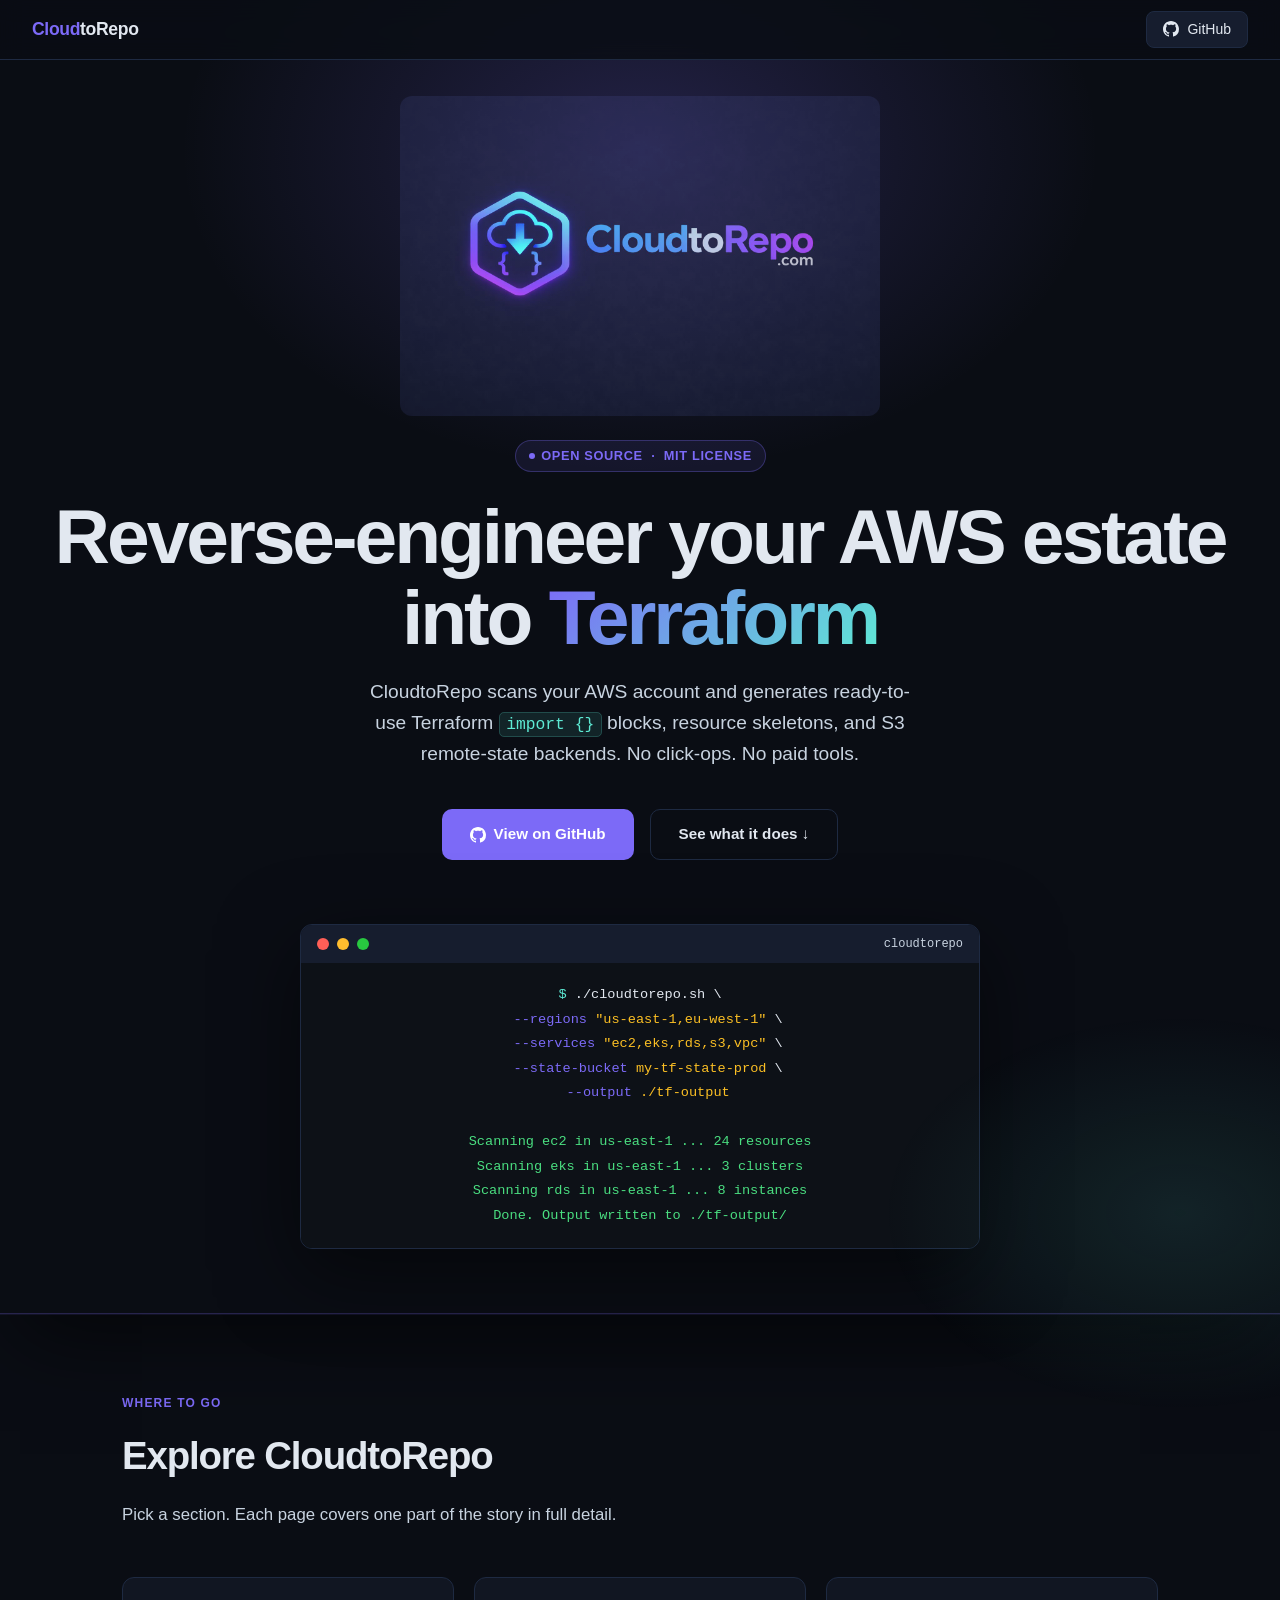
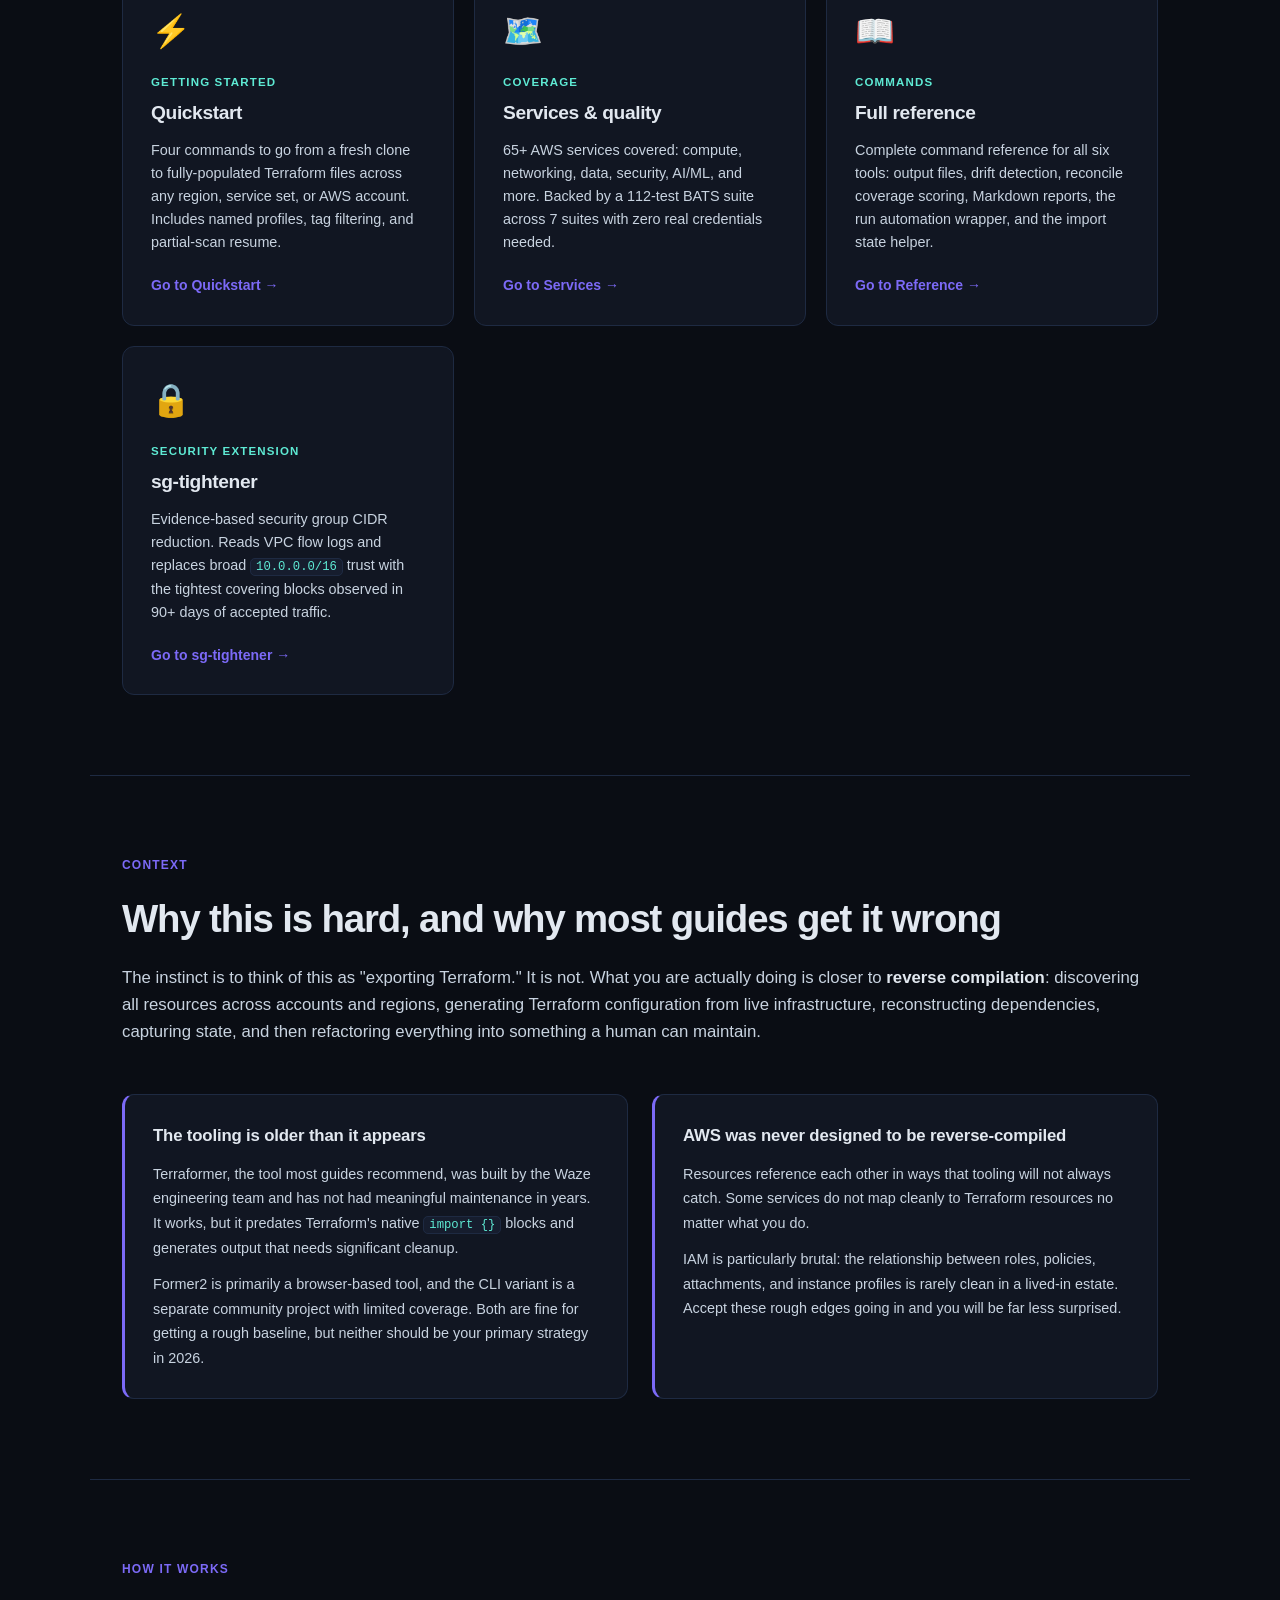
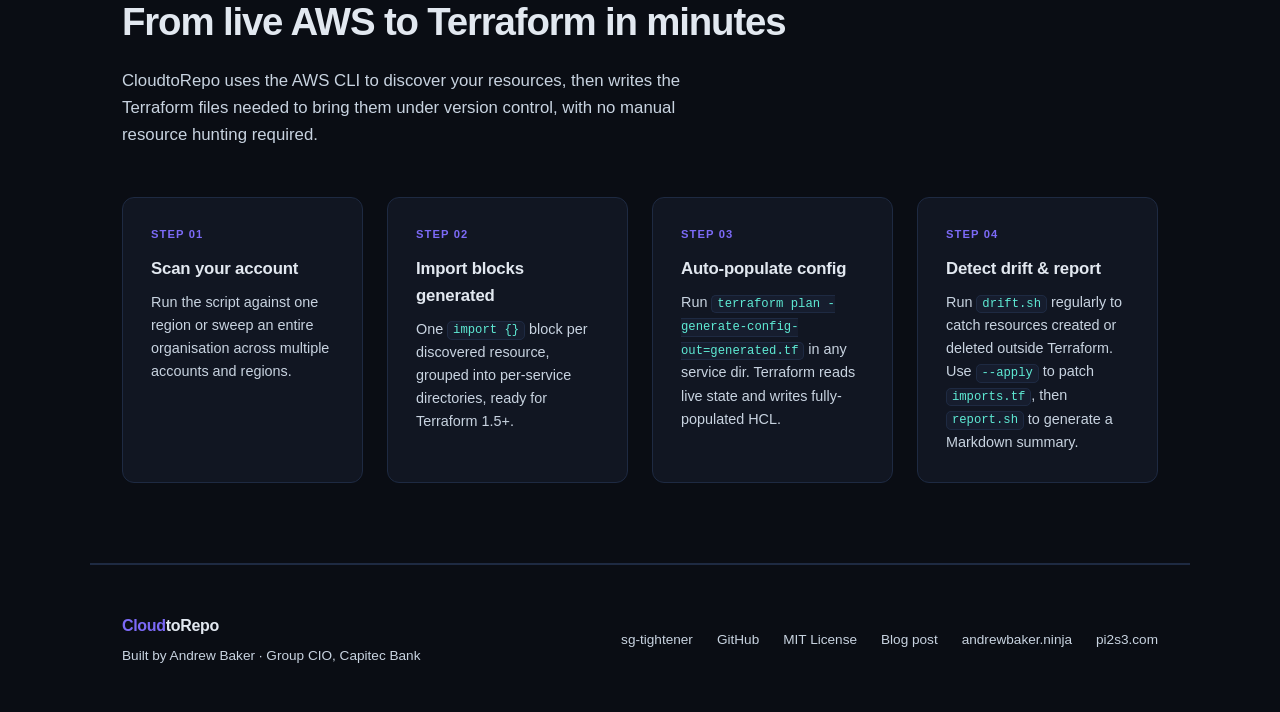
<file: index.html>
<!DOCTYPE html>
<html lang="en">
<head>
  <meta charset="UTF-8" />
  <meta name="viewport" content="width=device-width, initial-scale=1.0" />
  <title>CloudtoRepo: Reverse-engineer your AWS estate into Terraform</title>
  <link rel="icon" type="image/svg+xml" href="favicon.svg" />
  <link rel="icon" type="image/png" href="favicon.png" />
  <link rel="shortcut icon" href="favicon.svg" />
  <meta name="description" content="CloudtoRepo scans your AWS account and generates ready-to-use Terraform import blocks. No click-ops. No paid tools." />
  <meta property="og:title" content="CloudtoRepo: Reverse-engineer your AWS estate into Terraform" />
  <meta property="og:description" content="Scan your AWS account and generate ready-to-use Terraform import blocks. No click-ops. No paid tools." />
  <meta property="og:image" content="https://cloudtorepo.com/cloudtorepo.png" />
  <meta property="og:image:secure_url" content="https://cloudtorepo.com/cloudtorepo.png" />
  <meta property="og:image:type" content="image/png" />
  <meta property="og:image:width" content="1024" />
  <meta property="og:image:height" content="1024" />
  <meta property="og:image:alt" content="CloudtoRepo: Reverse-engineer your AWS estate into Terraform" />
  <meta property="og:url" content="https://cloudtorepo.com" />
  <meta property="og:type" content="website" />
  <meta name="twitter:card" content="summary_large_image" />
  <meta name="twitter:image" content="https://cloudtorepo.com/cloudtorepo.png" />
  <meta name="twitter:image:alt" content="CloudtoRepo: Reverse-engineer your AWS estate into Terraform" />
  <script async src="https://pagead2.googlesyndication.com/pagead/js/adsbygoogle.js?client=ca-pub-1534132340710618" crossorigin="anonymous"></script>
  <link rel="stylesheet" href="style.css" />
</head>
<body>

<!-- ADSENSE TOP -->
<div id="ad-top" style="display:none; text-align:center; background: var(--bg); border-bottom: 1px solid var(--border);">
  <ins class="adsbygoogle"
       style="display:block"
       data-ad-client="ca-pub-1534132340710618"
       data-ad-slot="7720587852"
       data-ad-format="auto"
       data-full-width-responsive="true"></ins>
  <script>
    (adsbygoogle = window.adsbygoogle || []).push({});
    new MutationObserver(function(mutations, obs) {
      var ins = document.querySelector('#ad-top ins');
      if (ins && ins.getAttribute('data-ad-status') === 'filled') {
        document.getElementById('ad-top').style.display = 'block';
        obs.disconnect();
      }
    }).observe(document.querySelector('#ad-top ins'), { attributes: true, attributeFilter: ['data-ad-status'] });
  </script>
</div>

<!-- NAV -->
<nav>
  <a class="nav-logo" href="index.html"><span>Cloud</span>toRepo</a>
  <div class="nav-links">
    <a class="btn-gh" href="https://github.com/andrewbakercloudscale/cloudtorepo" target="_blank" rel="noopener">
      <svg width="16" height="16" viewBox="0 0 16 16" fill="currentColor"><path d="M8 0C3.58 0 0 3.58 0 8c0 3.54 2.29 6.53 5.47 7.59.4.07.55-.17.55-.38 0-.19-.01-.82-.01-1.49-2.01.37-2.53-.49-2.69-.94-.09-.23-.48-.94-.82-1.13-.28-.15-.68-.52-.01-.53.63-.01 1.08.58 1.23.82.72 1.21 1.87.87 2.33.66.07-.52.28-.87.51-1.07-1.78-.2-3.64-.89-3.64-3.95 0-.87.31-1.59.82-2.15-.08-.2-.36-1.02.08-2.12 0 0 .67-.21 2.2.82.64-.18 1.32-.27 2-.27.68 0 1.36.09 2 .27 1.53-1.04 2.2-.82 2.2-.82.44 1.1.16 1.92.08 2.12.51.56.82 1.27.82 2.15 0 3.07-1.87 3.75-3.65 3.95.29.25.54.73.54 1.48 0 1.07-.01 1.93-.01 2.2 0 .21.15.46.55.38A8.013 8.013 0 0016 8c0-4.42-3.58-8-8-8z"/></svg>
      GitHub
    </a>
  </div>
</nav>

<!-- HERO -->
<div class="hero">
  <img src="CloudToRepo.jpeg" alt="CloudtoRepo" class="hero-logo" style="width:480px;height:auto;object-fit:contain;margin-bottom:1.5rem;mix-blend-mode:screen;" />
  <div class="badge">Open Source &nbsp;·&nbsp; MIT License</div>
  <h1>Reverse-engineer your AWS estate<br>into <span class="gradient">Terraform</span></h1>
  <p class="hero-sub">
    CloudtoRepo scans your AWS account and generates ready-to-use Terraform
    <code style="background:rgba(94,234,212,0.1);border-color:rgba(94,234,212,0.2);color:var(--accent2);">import {}</code> blocks,
    resource skeletons, and S3 remote-state backends. No click-ops. No paid tools.
  </p>
  <div class="hero-actions">
    <a class="btn-primary" href="https://github.com/andrewbakercloudscale/cloudtorepo" target="_blank" rel="noopener">
      <svg width="16" height="16" viewBox="0 0 16 16" fill="currentColor"><path d="M8 0C3.58 0 0 3.58 0 8c0 3.54 2.29 6.53 5.47 7.59.4.07.55-.17.55-.38 0-.19-.01-.82-.01-1.49-2.01.37-2.53-.49-2.69-.94-.09-.23-.48-.94-.82-1.13-.28-.15-.68-.52-.01-.53.63-.01 1.08.58 1.23.82.72 1.21 1.87.87 2.33.66.07-.52.28-.87.51-1.07-1.78-.2-3.64-.89-3.64-3.95 0-.87.31-1.59.82-2.15-.08-.2-.36-1.02.08-2.12 0 0 .67-.21 2.2.82.64-.18 1.32-.27 2-.27.68 0 1.36.09 2 .27 1.53-1.04 2.2-.82 2.2-.82.44 1.1.16 1.92.08 2.12.51.56.82 1.27.82 2.15 0 3.07-1.87 3.75-3.65 3.95.29.25.54.73.54 1.48 0 1.07-.01 1.93-.01 2.2 0 .21.15.46.55.38A8.013 8.013 0 0016 8c0-4.42-3.58-8-8-8z"/></svg>
      View on GitHub
    </a>
    <a class="btn-outline" href="#explore">See what it does &darr;</a>
  </div>

  <div class="terminal-wrap">
    <div class="terminal-bar">
      <div class="dot dot-r"></div>
      <div class="dot dot-y"></div>
      <div class="dot dot-g"></div>
      <span class="terminal-label">cloudtorepo</span>
    </div>
    <div class="terminal-body">
      <div><span class="prompt">$ </span><span class="cmd">./cloudtorepo.sh \</span></div>
      <div>&nbsp;&nbsp;<span class="flag">--regions</span> <span class="val">"us-east-1,eu-west-1"</span> \</div>
      <div>&nbsp;&nbsp;<span class="flag">--services</span> <span class="val">"ec2,eks,rds,s3,vpc"</span> \</div>
      <div>&nbsp;&nbsp;<span class="flag">--state-bucket</span> <span class="val">my-tf-state-prod</span> \</div>
      <div>&nbsp;&nbsp;<span class="flag">--output</span> <span class="val">./tf-output</span></div>
      <br>
      <div><span class="out">Scanning ec2 in us-east-1 ... 24 resources</span></div>
      <div><span class="out">Scanning eks in us-east-1 ... 3 clusters</span></div>
      <div><span class="out">Scanning rds in us-east-1 ... 8 instances</span></div>
      <div><span class="out">Done. Output written to ./tf-output/</span></div>
    </div>
  </div>
</div>

<!-- EXPLORE / NAV TILES -->
<section id="explore">
  <div class="section-label">Where to go</div>
  <h2>Explore CloudtoRepo</h2>
  <p class="section-intro">Pick a section. Each page covers one part of the story in full detail.</p>

  <div class="nav-tiles">

    <a href="quickstart.html" class="nav-tile reveal">
      <div class="nav-tile-icon">⚡</div>
      <div class="nav-tile-label">Getting started</div>
      <h3>Quickstart</h3>
      <p>Four commands to go from a fresh clone to fully-populated Terraform files across any region, service set, or AWS account. Includes named profiles, tag filtering, and partial-scan resume.</p>
      <span class="nav-tile-cta">Go to Quickstart →</span>
    </a>

    <a href="services.html" class="nav-tile reveal" style="transition-delay:0.1s;">
      <div class="nav-tile-icon">🗺️</div>
      <div class="nav-tile-label">Coverage</div>
      <h3>Services &amp; quality</h3>
      <p>65+ AWS services covered: compute, networking, data, security, AI/ML, and more. Backed by a 112-test BATS suite across 7 suites with zero real credentials needed.</p>
      <span class="nav-tile-cta">Go to Services →</span>
    </a>

    <a href="reference.html" class="nav-tile reveal" style="transition-delay:0.2s;">
      <div class="nav-tile-icon">📖</div>
      <div class="nav-tile-label">Commands</div>
      <h3>Full reference</h3>
      <p>Complete command reference for all six tools: output files, drift detection, reconcile coverage scoring, Markdown reports, the run automation wrapper, and the import state helper.</p>
      <span class="nav-tile-cta">Go to Reference →</span>
    </a>

    <a href="tightener.html" class="nav-tile reveal" style="transition-delay:0.3s;">
      <div class="nav-tile-icon">🔒</div>
      <div class="nav-tile-label">Security extension</div>
      <h3>sg-tightener</h3>
      <p>Evidence-based security group CIDR reduction. Reads VPC flow logs and replaces broad <code>10.0.0.0/16</code> trust with the tightest covering blocks observed in 90+ days of accepted traffic.</p>
      <span class="nav-tile-cta">Go to sg-tightener →</span>
    </a>

  </div>
</section>

<!-- WHY HARD -->
<hr class="divider" />
<section id="why-hard">
  <div class="section-label">Context</div>
  <h2>Why this is hard, and why most guides get it wrong</h2>
  <p class="section-intro" style="max-width:100%;">
    The instinct is to think of this as "exporting Terraform." It is not. What you are
    actually doing is closer to <strong style="color:var(--text);">reverse compilation</strong>:
    discovering all resources across accounts and regions, generating Terraform configuration
    from live infrastructure, reconstructing dependencies, capturing state, and then
    refactoring everything into something a human can maintain.
  </p>

  <div class="hard-grid">
    <div class="hard-card reveal">
      <h3>The tooling is older than it appears</h3>
      <p>
        Terraformer, the tool most guides recommend, was built by the Waze engineering team
        and has not had meaningful maintenance in years. It works, but it predates
        Terraform's native <code>import {}</code> blocks and generates output that needs
        significant cleanup.
      </p>
      <p>
        Former2 is primarily a browser-based tool, and the CLI variant is a separate
        community project with limited coverage. Both are fine for getting a rough baseline,
        but neither should be your primary strategy in 2026.
      </p>
    </div>
    <div class="hard-card reveal">
      <h3>AWS was never designed to be reverse-compiled</h3>
      <p>
        Resources reference each other in ways that tooling will not always catch. Some
        services do not map cleanly to Terraform resources no matter what you do.
      </p>
      <p>
        IAM is particularly brutal: the relationship between roles, policies, attachments,
        and instance profiles is rarely clean in a lived-in estate. Accept these rough edges
        going in and you will be far less surprised.
      </p>
    </div>
  </div>
</section>

<!-- HOW IT WORKS -->
<hr class="divider" />
<section id="how-it-works">
  <div class="section-label">How it works</div>
  <h2>From live AWS to Terraform in minutes</h2>
  <p class="section-intro">
    CloudtoRepo uses the AWS CLI to discover your resources, then writes the Terraform files
    needed to bring them under version control, with no manual resource hunting required.
  </p>
  <div class="steps">
    <div class="step reveal">
      <div class="step-num">STEP 01</div>
      <h3>Scan your account</h3>
      <p>Run the script against one region or sweep an entire organisation across multiple accounts and regions.</p>
    </div>
    <div class="step reveal">
      <div class="step-num">STEP 02</div>
      <h3>Import blocks generated</h3>
      <p>One <code>import {}</code> block per discovered resource, grouped into per-service directories, ready for Terraform 1.5+.</p>
    </div>
    <div class="step reveal">
      <div class="step-num">STEP 03</div>
      <h3>Auto-populate config</h3>
      <p>Run <code>terraform plan -generate-config-out=generated.tf</code> in any service dir. Terraform reads live state and writes fully-populated HCL.</p>
    </div>
    <div class="step reveal">
      <div class="step-num">STEP 04</div>
      <h3>Detect drift &amp; report</h3>
      <p>Run <code>drift.sh</code> regularly to catch resources created or deleted outside Terraform. Use <code>--apply</code> to patch <code>imports.tf</code>, then <code>report.sh</code> to generate a Markdown summary.</p>
    </div>
  </div>
</section>

<!-- FOOTER -->
<hr class="divider" />
<footer>
  <div>
    <div class="footer-brand"><span>Cloud</span>toRepo</div>
    <div class="footer-meta" style="margin-top:0.4rem;">Built by <a href="https://andrewbaker.ninja" target="_blank" rel="noopener">Andrew Baker</a> &middot; Group CIO, Capitec Bank</div>
  </div>
  <div class="footer-links">
    <a href="tightener.html">sg-tightener</a>
    <a href="https://github.com/andrewbakercloudscale/cloudtorepo" target="_blank" rel="noopener">GitHub</a>
    <a href="https://github.com/andrewbakercloudscale/cloudtorepo/blob/main/LICENSE" target="_blank" rel="noopener">MIT License</a>
    <a href="https://andrewbaker.ninja/2026/03/21/reverse-engineering-your-aws-estate-into-terraform-using-cloudtorepo-org/" target="_blank" rel="noopener">Blog post</a>
    <a href="https://andrewbaker.ninja" target="_blank" rel="noopener">andrewbaker.ninja</a>
    <a href="https://pi2s3.com" target="_blank" rel="noopener">pi2s3.com</a>
  </div>
</footer>

<script>
  (function() {
    var els = document.querySelectorAll('.reveal');
    if (!('IntersectionObserver' in window)) {
      els.forEach(function(el) { el.classList.add('visible'); });
      return;
    }
    var io = new IntersectionObserver(function(entries) {
      entries.forEach(function(e) {
        if (e.isIntersecting) { e.target.classList.add('visible'); io.unobserve(e.target); }
      });
    }, { threshold: 0.08 });
    els.forEach(function(el) { io.observe(el); });
  })();
</script>

<script>
  document.querySelectorAll('pre').forEach(function(pre) {
    var wrap = document.createElement('div');
    wrap.className = 'pre-wrap';
    pre.parentNode.insertBefore(wrap, pre);
    wrap.appendChild(pre);

    var btn = document.createElement('button');
    btn.className = 'copy-btn';
    btn.textContent = 'Copy';
    wrap.appendChild(btn);

    btn.addEventListener('click', function() {
      navigator.clipboard.writeText(pre.innerText).then(function() {
        btn.textContent = 'Copied!';
        btn.classList.add('copied');
        setTimeout(function() {
          btn.textContent = 'Copy';
          btn.classList.remove('copied');
        }, 2000);
      });
    });
  });
</script>
</body>
</html>
</file>
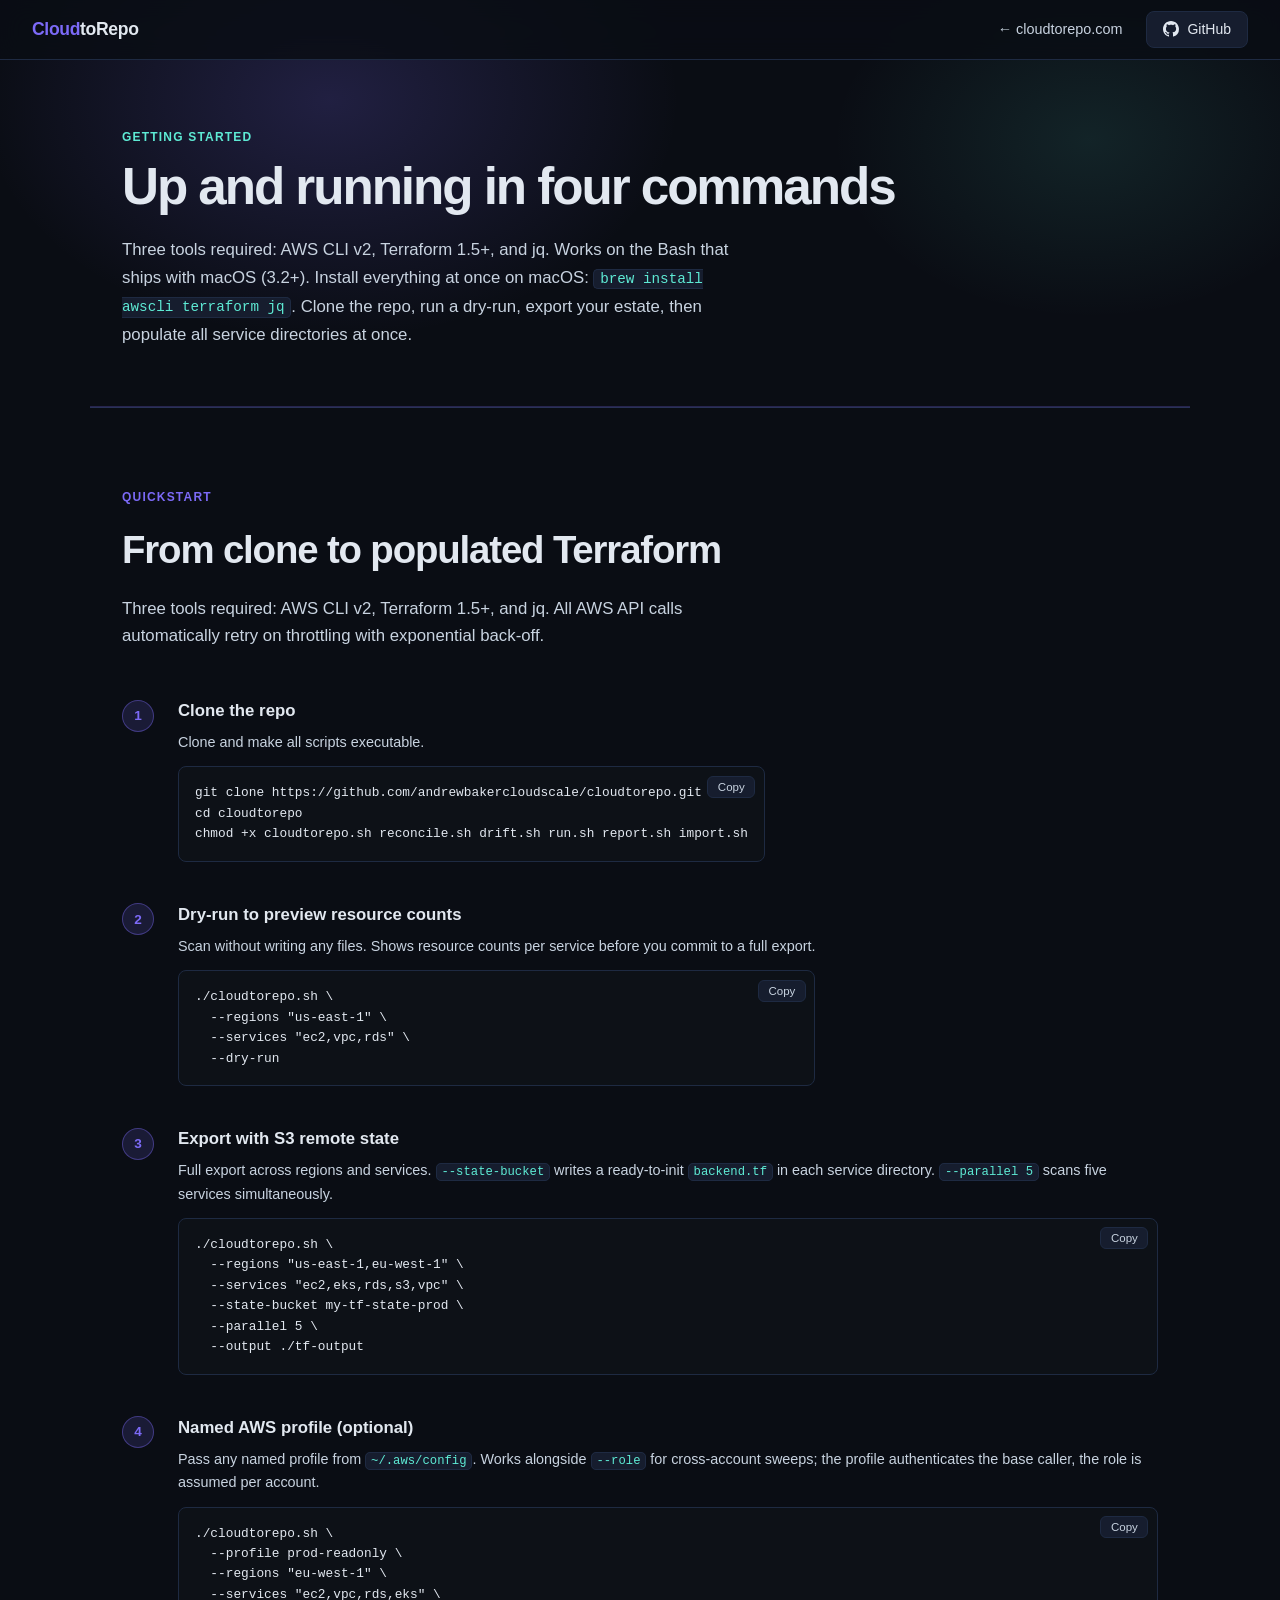
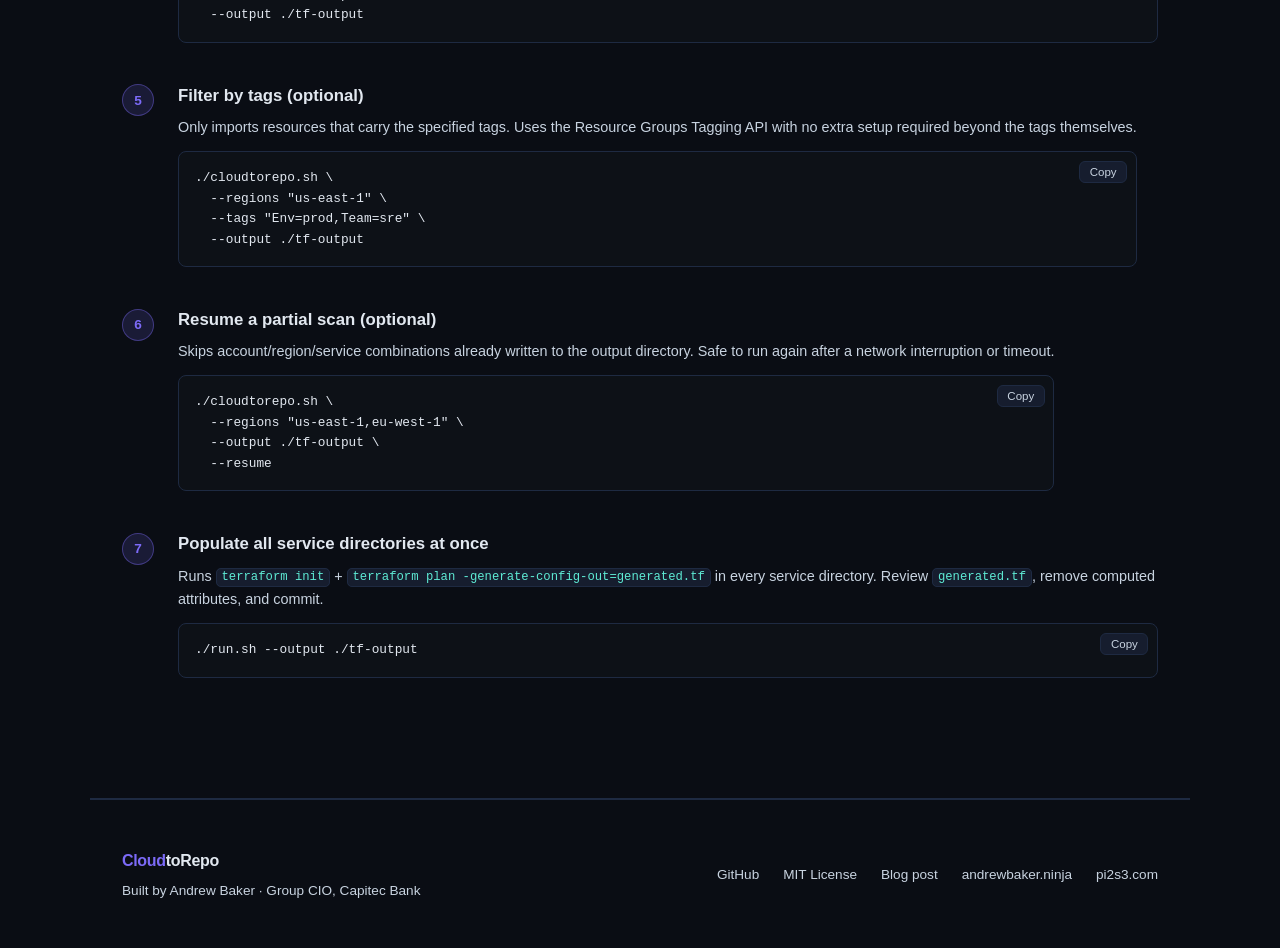
<file: quickstart.html>
<!DOCTYPE html>
<html lang="en">
<head>
  <meta charset="UTF-8" />
  <meta name="viewport" content="width=device-width, initial-scale=1.0" />
  <title>Quickstart | CloudtoRepo</title>
  <link rel="icon" type="image/svg+xml" href="favicon.svg" />
  <link rel="icon" type="image/png" href="favicon.png" />
  <link rel="stylesheet" href="style.css" />
</head>
<body>

<!-- NAV -->
<nav>
  <a class="nav-logo" href="index.html"><span>Cloud</span>toRepo</a>
  <div class="nav-links">
    <a href="index.html" class="hide-sm">← cloudtorepo.com</a>
    <a class="btn-gh" href="https://github.com/andrewbakercloudscale/cloudtorepo" target="_blank" rel="noopener">
      <svg width="16" height="16" viewBox="0 0 16 16" fill="currentColor"><path d="M8 0C3.58 0 0 3.58 0 8c0 3.54 2.29 6.53 5.47 7.59.4.07.55-.17.55-.38 0-.19-.01-.82-.01-1.49-2.01.37-2.53-.49-2.69-.94-.09-.23-.48-.94-.82-1.13-.28-.15-.68-.52-.01-.53.63-.01 1.08.58 1.23.82.72 1.21 1.87.87 2.33.66.07-.52.28-.87.51-1.07-1.78-.2-3.64-.89-3.64-3.95 0-.87.31-1.59.82-2.15-.08-.2-.36-1.02.08-2.12 0 0 .67-.21 2.2.82.64-.18 1.32-.27 2-.27.68 0 1.36.09 2 .27 1.53-1.04 2.2-.82 2.2-.82.44 1.1.16 1.92.08 2.12.51.56.82 1.27.82 2.15 0 3.07-1.87 3.75-3.65 3.95.29.25.54.73.54 1.48 0 1.07-.01 1.93-.01 2.2 0 .21.15.46.55.38A8.013 8.013 0 0016 8c0-4.42-3.58-8-8-8z"/></svg>
      GitHub
    </a>
  </div>
</nav>

<!-- PAGE HERO -->
<div class="page-hero">
  <div class="page-hero-label">Getting started</div>
  <h1>Up and running in four commands</h1>
  <p>Three tools required: AWS CLI v2, Terraform 1.5+, and jq. Works on the Bash that ships with macOS (3.2+). Install everything at once on macOS: <code>brew install awscli terraform jq</code>. Clone the repo, run a dry-run, export your estate, then populate all service directories at once.</p>
</div>

<!-- QUICKSTART -->
<hr class="divider" />
<section id="quickstart">
  <div class="section-label">Quickstart</div>
  <h2>From clone to populated Terraform</h2>
  <p class="section-intro">Three tools required: AWS CLI v2, Terraform 1.5+, and jq. All AWS API calls automatically retry on throttling with exponential back-off.</p>

  <div class="qs-step reveal">
    <div class="qs-num">1</div>
    <div class="qs-content">
      <h3>Clone the repo</h3>
      <p>Clone and make all scripts executable.</p>
      <pre>git clone https://github.com/andrewbakercloudscale/cloudtorepo.git
cd cloudtorepo
chmod +x cloudtorepo.sh reconcile.sh drift.sh run.sh report.sh import.sh</pre>
    </div>
  </div>

  <div class="qs-step reveal">
    <div class="qs-num">2</div>
    <div class="qs-content">
      <h3>Dry-run to preview resource counts</h3>
      <p>Scan without writing any files. Shows resource counts per service before you commit to a full export.</p>
      <pre>./cloudtorepo.sh \
  --regions "us-east-1" \
  --services "ec2,vpc,rds" \
  --dry-run</pre>
    </div>
  </div>

  <div class="qs-step reveal">
    <div class="qs-num">3</div>
    <div class="qs-content">
      <h3>Export with S3 remote state</h3>
      <p>Full export across regions and services. <code>--state-bucket</code> writes a ready-to-init <code>backend.tf</code> in each service directory. <code>--parallel 5</code> scans five services simultaneously.</p>
      <pre>./cloudtorepo.sh \
  --regions "us-east-1,eu-west-1" \
  --services "ec2,eks,rds,s3,vpc" \
  --state-bucket my-tf-state-prod \
  --parallel 5 \
  --output ./tf-output</pre>
    </div>
  </div>

  <div class="qs-step reveal">
    <div class="qs-num">4</div>
    <div class="qs-content">
      <h3>Named AWS profile (optional)</h3>
      <p>Pass any named profile from <code>~/.aws/config</code>. Works alongside <code>--role</code> for cross-account sweeps; the profile authenticates the base caller, the role is assumed per account.</p>
      <pre>./cloudtorepo.sh \
  --profile prod-readonly \
  --regions "eu-west-1" \
  --services "ec2,vpc,rds,eks" \
  --output ./tf-output</pre>
    </div>
  </div>

  <div class="qs-step reveal">
    <div class="qs-num">5</div>
    <div class="qs-content">
      <h3>Filter by tags (optional)</h3>
      <p>Only imports resources that carry the specified tags. Uses the Resource Groups Tagging API with no extra setup required beyond the tags themselves.</p>
      <pre>./cloudtorepo.sh \
  --regions "us-east-1" \
  --tags "Env=prod,Team=sre" \
  --output ./tf-output</pre>
    </div>
  </div>

  <div class="qs-step reveal">
    <div class="qs-num">6</div>
    <div class="qs-content">
      <h3>Resume a partial scan (optional)</h3>
      <p>Skips account/region/service combinations already written to the output directory. Safe to run again after a network interruption or timeout.</p>
      <pre>./cloudtorepo.sh \
  --regions "us-east-1,eu-west-1" \
  --output ./tf-output \
  --resume</pre>
    </div>
  </div>

  <div class="qs-step reveal">
    <div class="qs-num">7</div>
    <div class="qs-content">
      <h3>Populate all service directories at once</h3>
      <p>Runs <code>terraform init</code> + <code>terraform plan -generate-config-out=generated.tf</code> in every service directory. Review <code>generated.tf</code>, remove computed attributes, and commit.</p>
      <pre>./run.sh --output ./tf-output</pre>
    </div>
  </div>
</section>

<!-- FOOTER -->
<hr class="divider" />
<footer>
  <div>
    <div class="footer-brand"><span>Cloud</span>toRepo</div>
    <div class="footer-meta" style="margin-top:0.4rem;">Built by <a href="https://andrewbaker.ninja" target="_blank" rel="noopener">Andrew Baker</a> &middot; Group CIO, Capitec Bank</div>
  </div>
  <div class="footer-links">
    <a href="https://github.com/andrewbakercloudscale/cloudtorepo" target="_blank" rel="noopener">GitHub</a>
    <a href="https://github.com/andrewbakercloudscale/cloudtorepo/blob/main/LICENSE" target="_blank" rel="noopener">MIT License</a>
    <a href="https://andrewbaker.ninja/2026/03/21/reverse-engineering-your-aws-estate-into-terraform-using-cloudtorepo-org/" target="_blank" rel="noopener">Blog post</a>
    <a href="https://andrewbaker.ninja" target="_blank" rel="noopener">andrewbaker.ninja</a>
    <a href="https://pi2s3.com" target="_blank" rel="noopener">pi2s3.com</a>
  </div>
</footer>

<script>
  (function() {
    var els = document.querySelectorAll('.reveal');
    if (!('IntersectionObserver' in window)) {
      els.forEach(function(el) { el.classList.add('visible'); });
      return;
    }
    var io = new IntersectionObserver(function(entries) {
      entries.forEach(function(e) {
        if (e.isIntersecting) { e.target.classList.add('visible'); io.unobserve(e.target); }
      });
    }, { threshold: 0.08 });
    els.forEach(function(el) { io.observe(el); });
  })();
</script>

<script>
  document.querySelectorAll('pre').forEach(function(pre) {
    var wrap = document.createElement('div');
    wrap.className = 'pre-wrap';
    pre.parentNode.insertBefore(wrap, pre);
    wrap.appendChild(pre);

    var btn = document.createElement('button');
    btn.className = 'copy-btn';
    btn.textContent = 'Copy';
    wrap.appendChild(btn);

    btn.addEventListener('click', function() {
      navigator.clipboard.writeText(pre.innerText).then(function() {
        btn.textContent = 'Copied!';
        btn.classList.add('copied');
        setTimeout(function() {
          btn.textContent = 'Copy';
          btn.classList.remove('copied');
        }, 2000);
      });
    });
  });
</script>
</body>
</html>
</file>
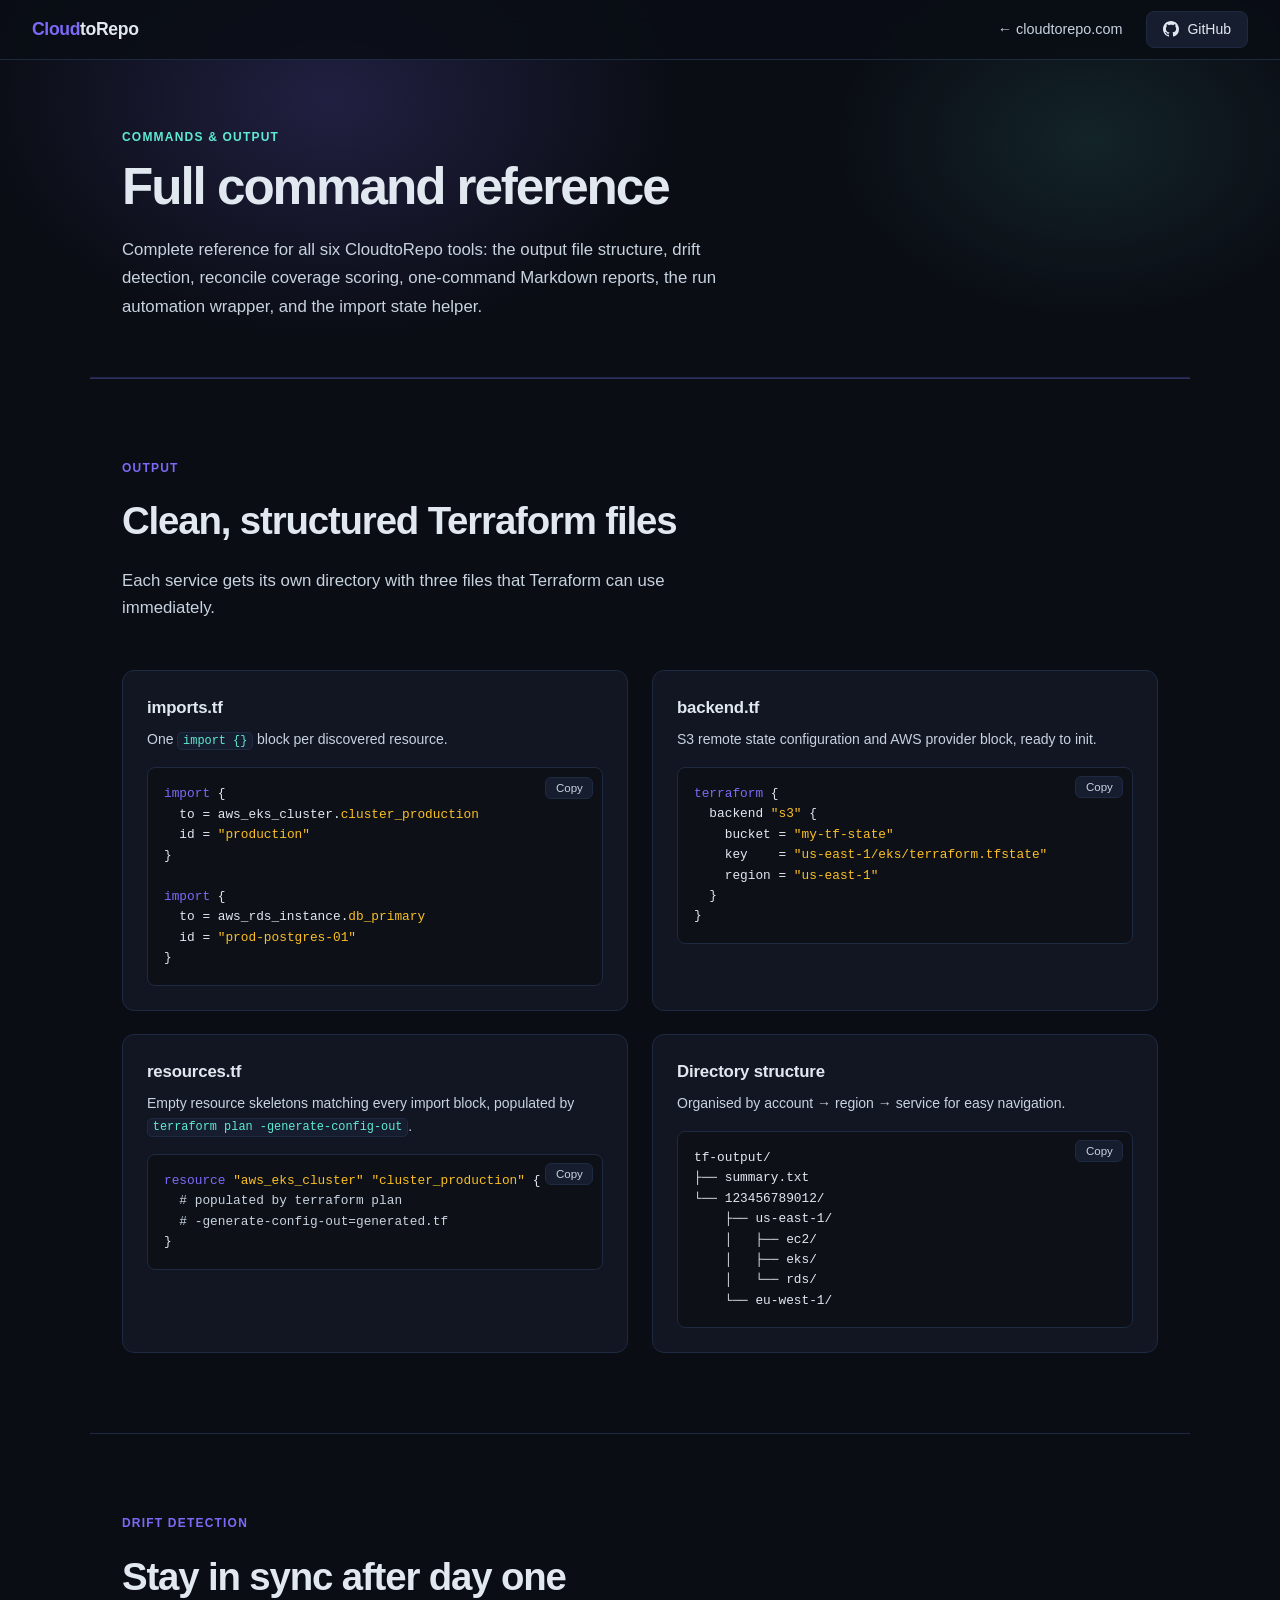
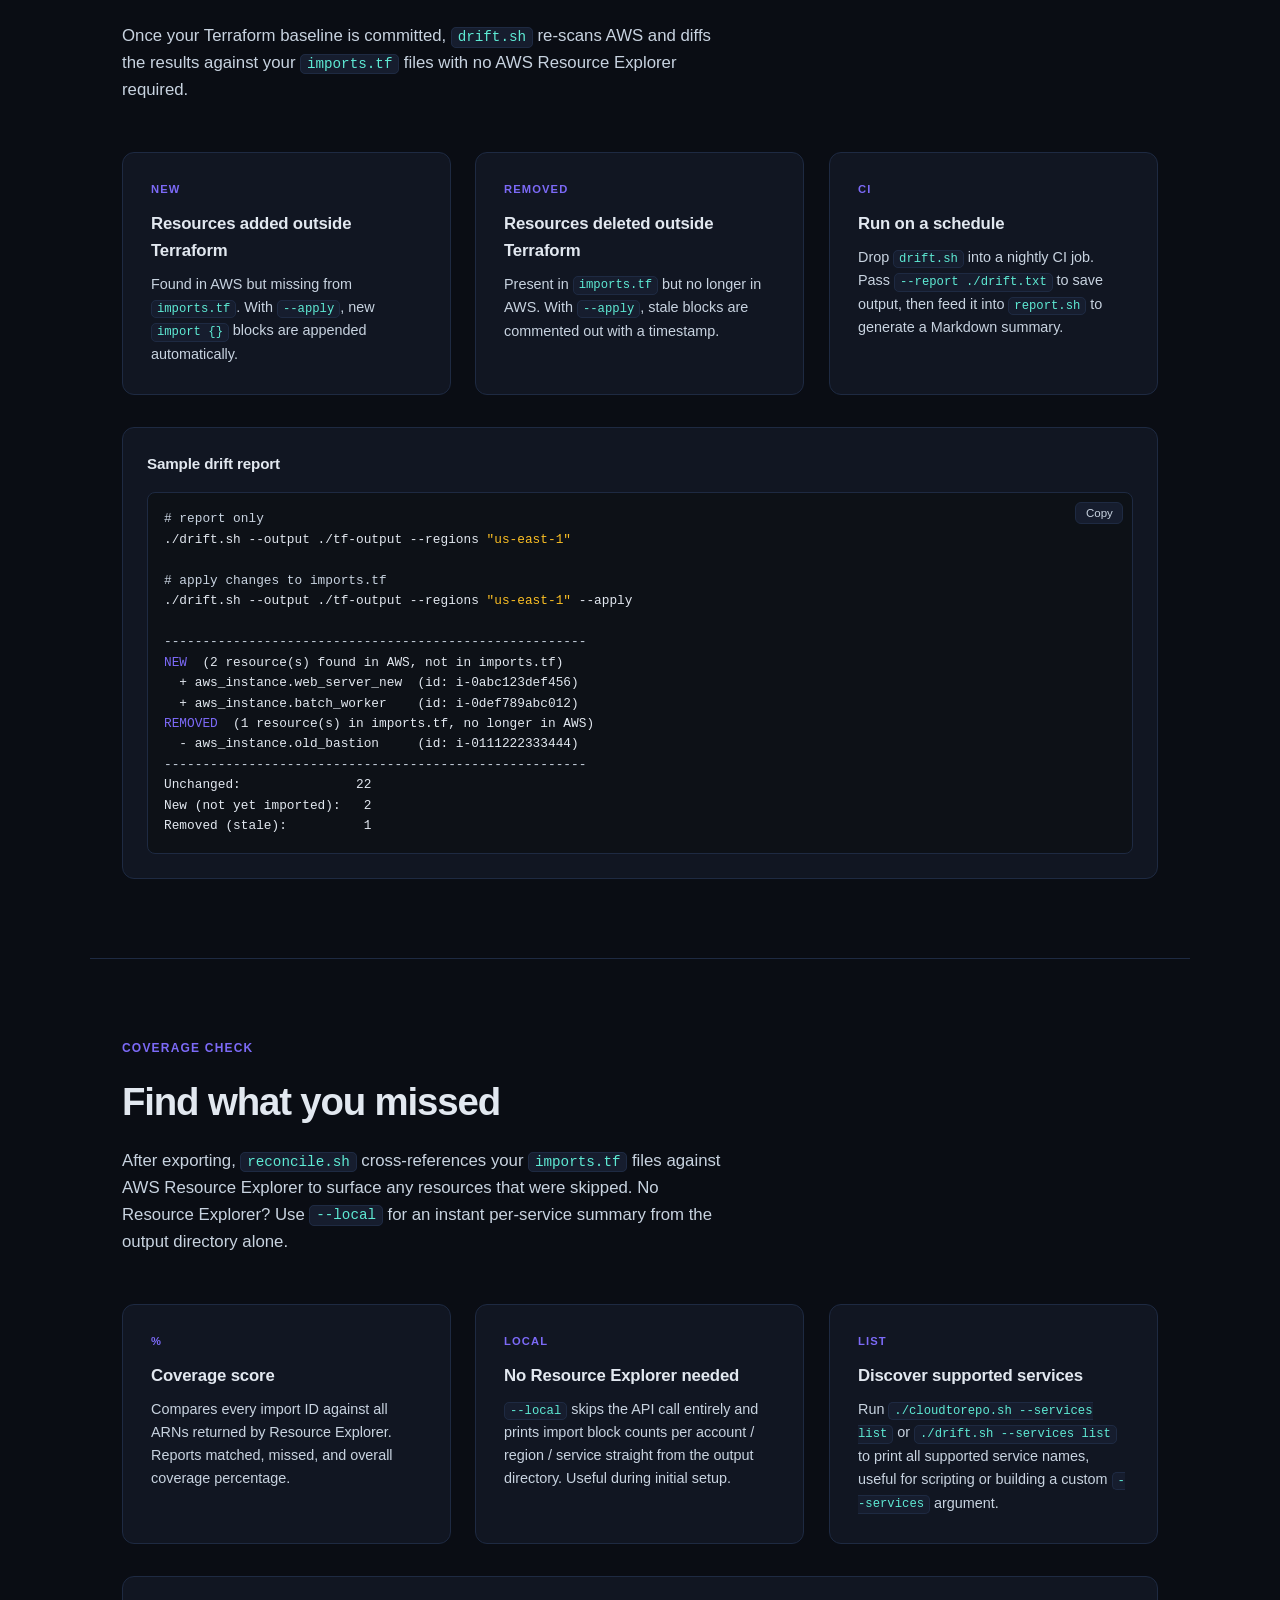
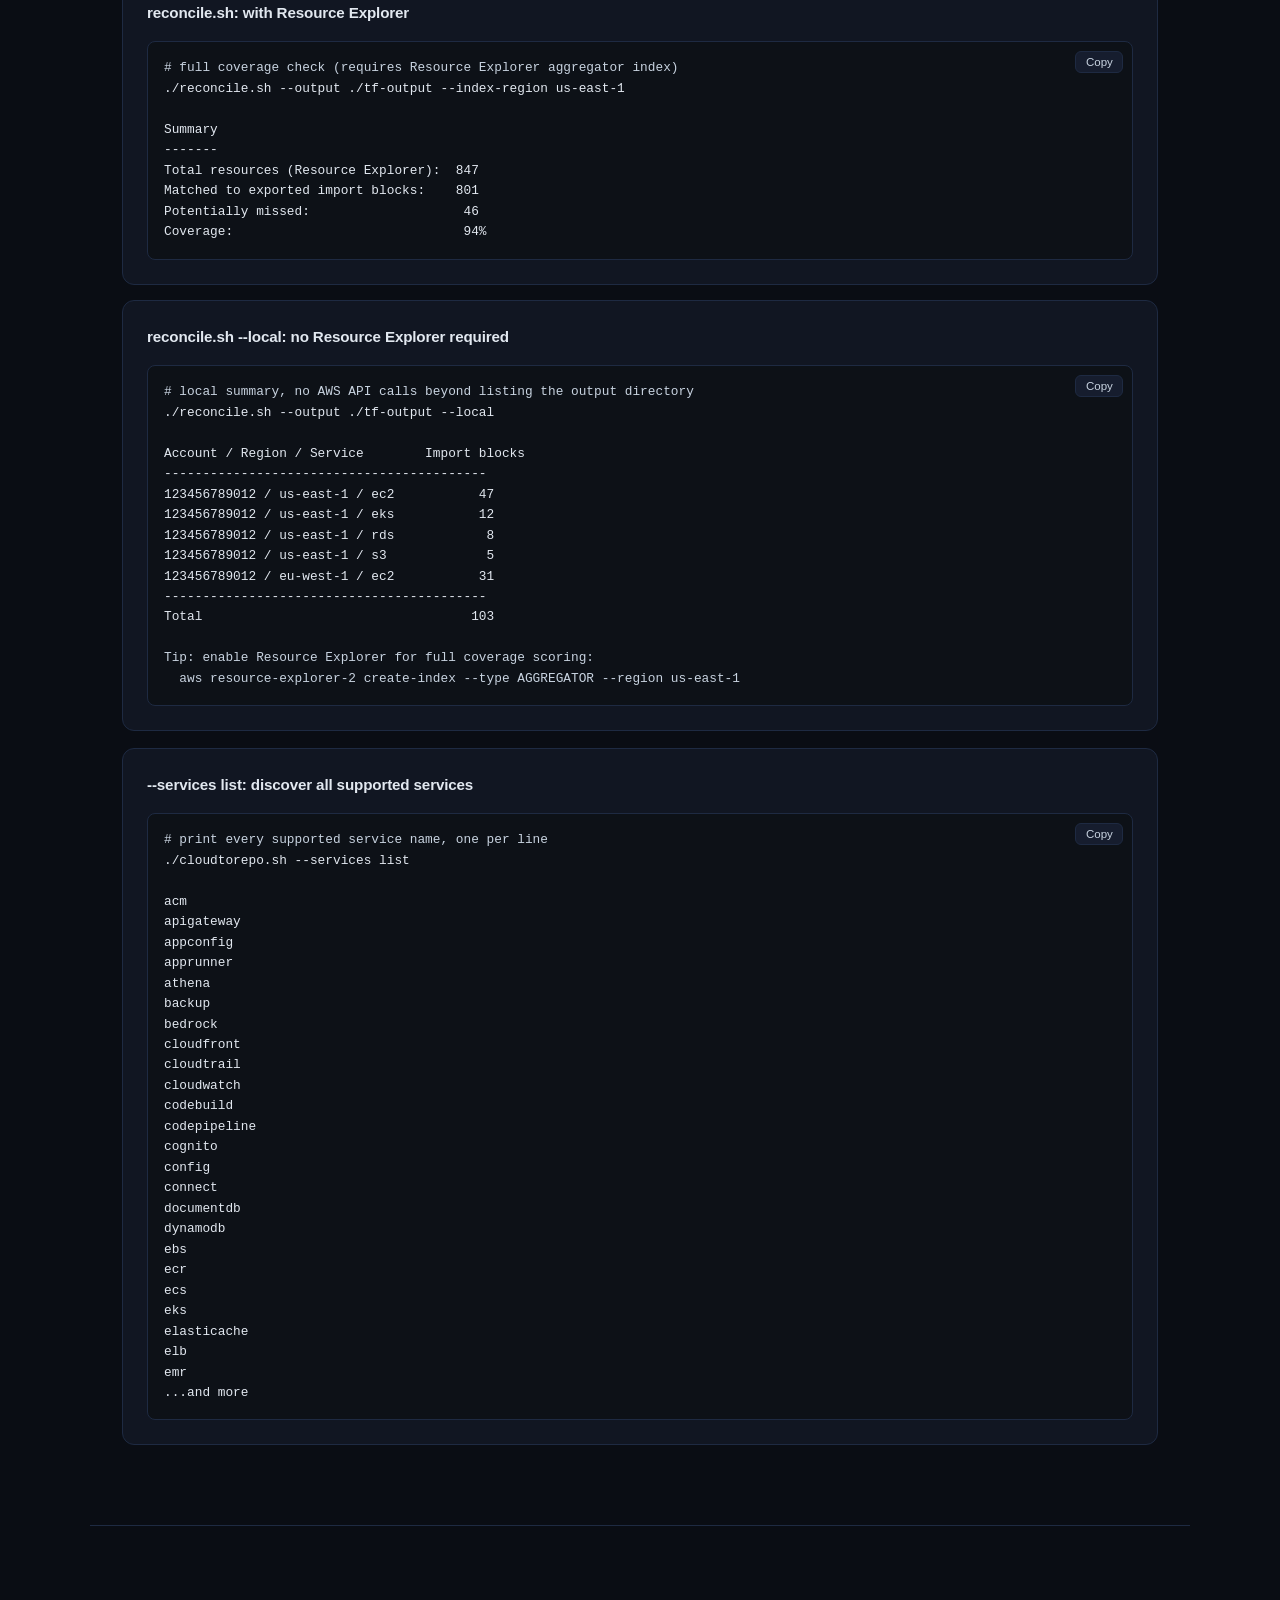
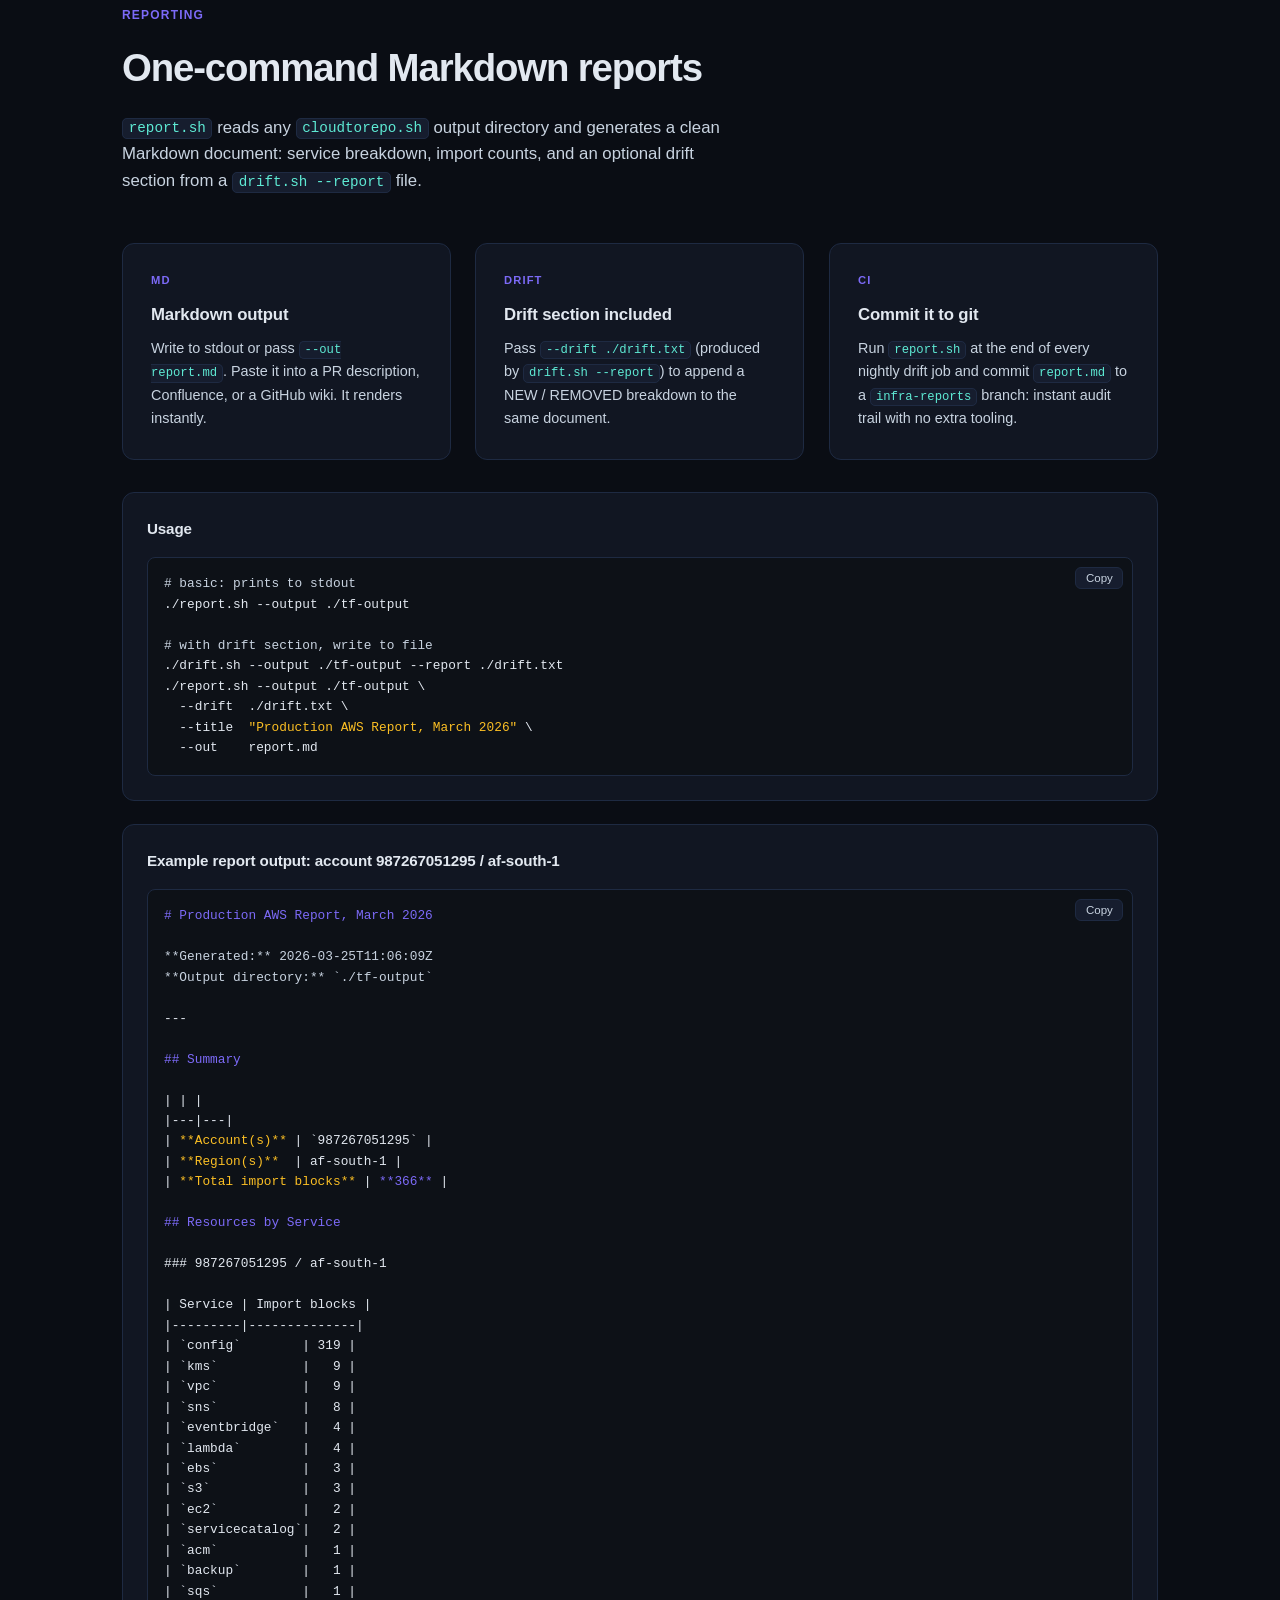
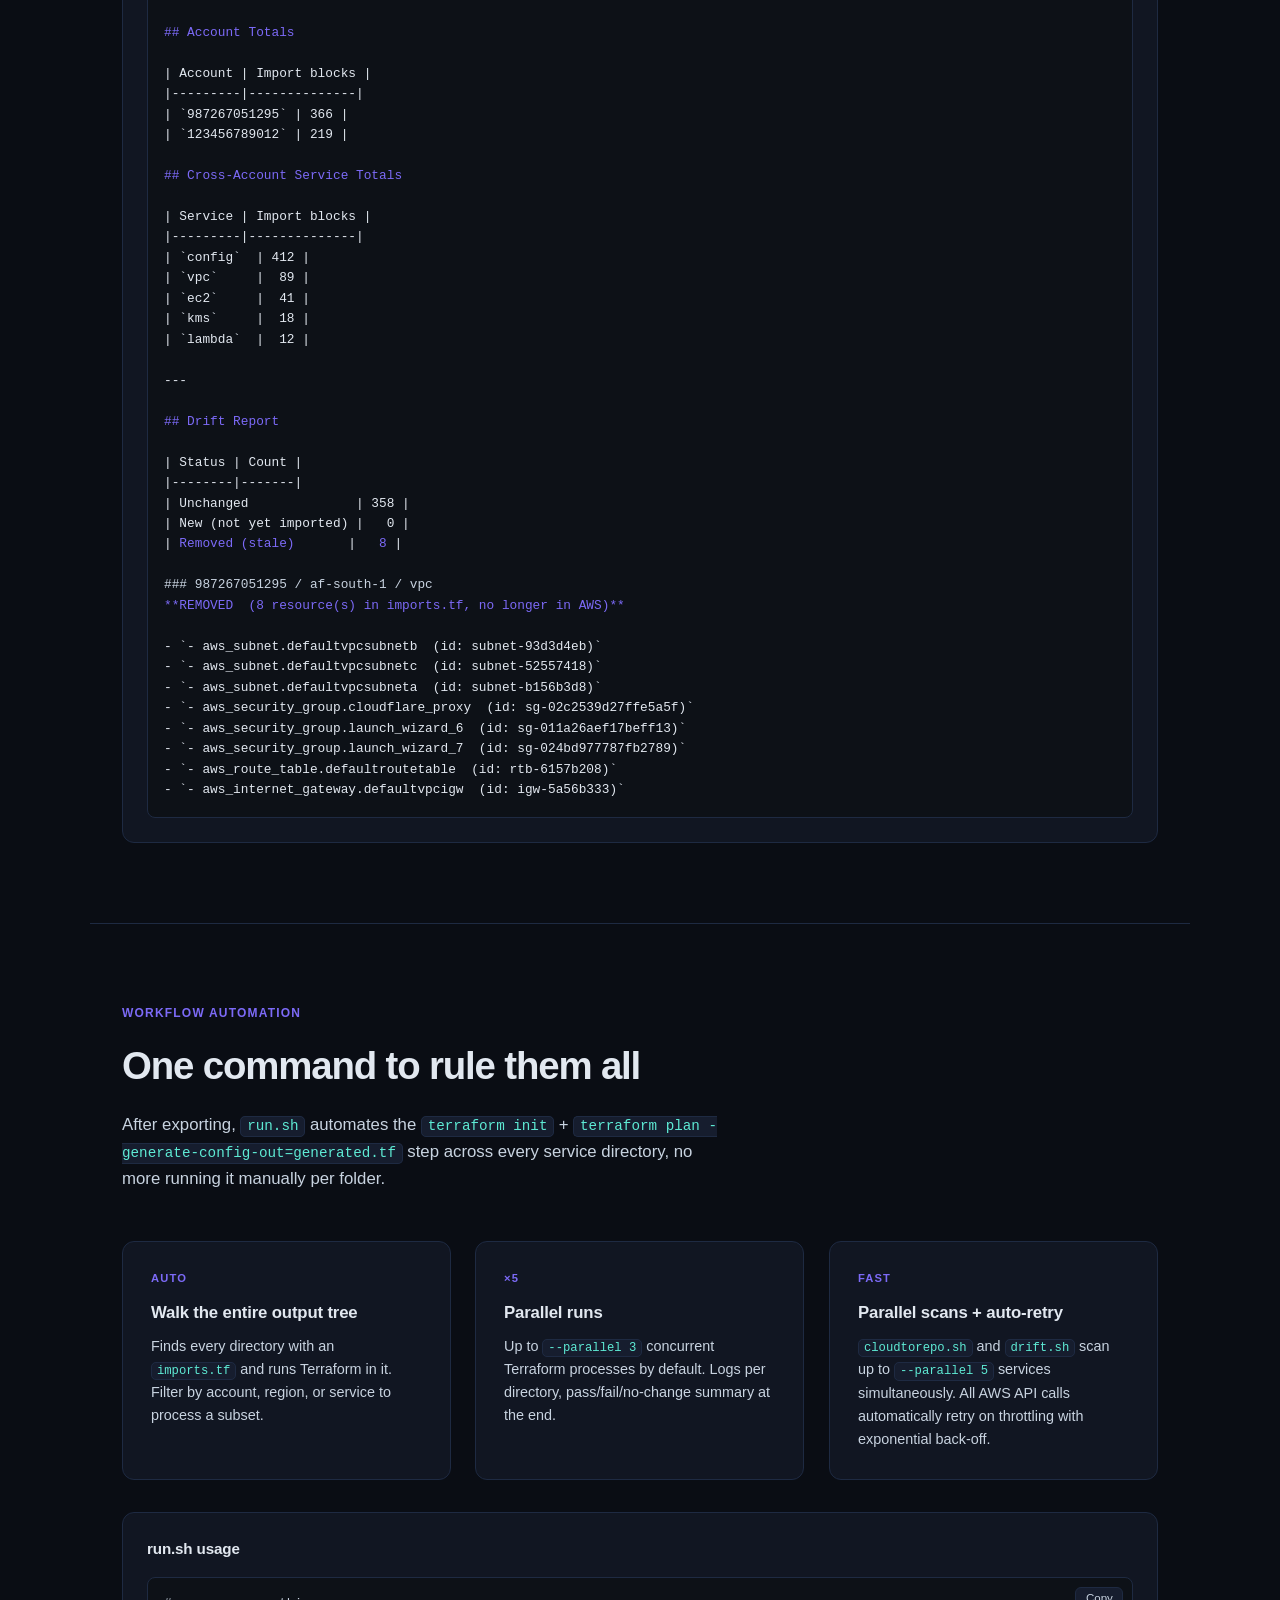
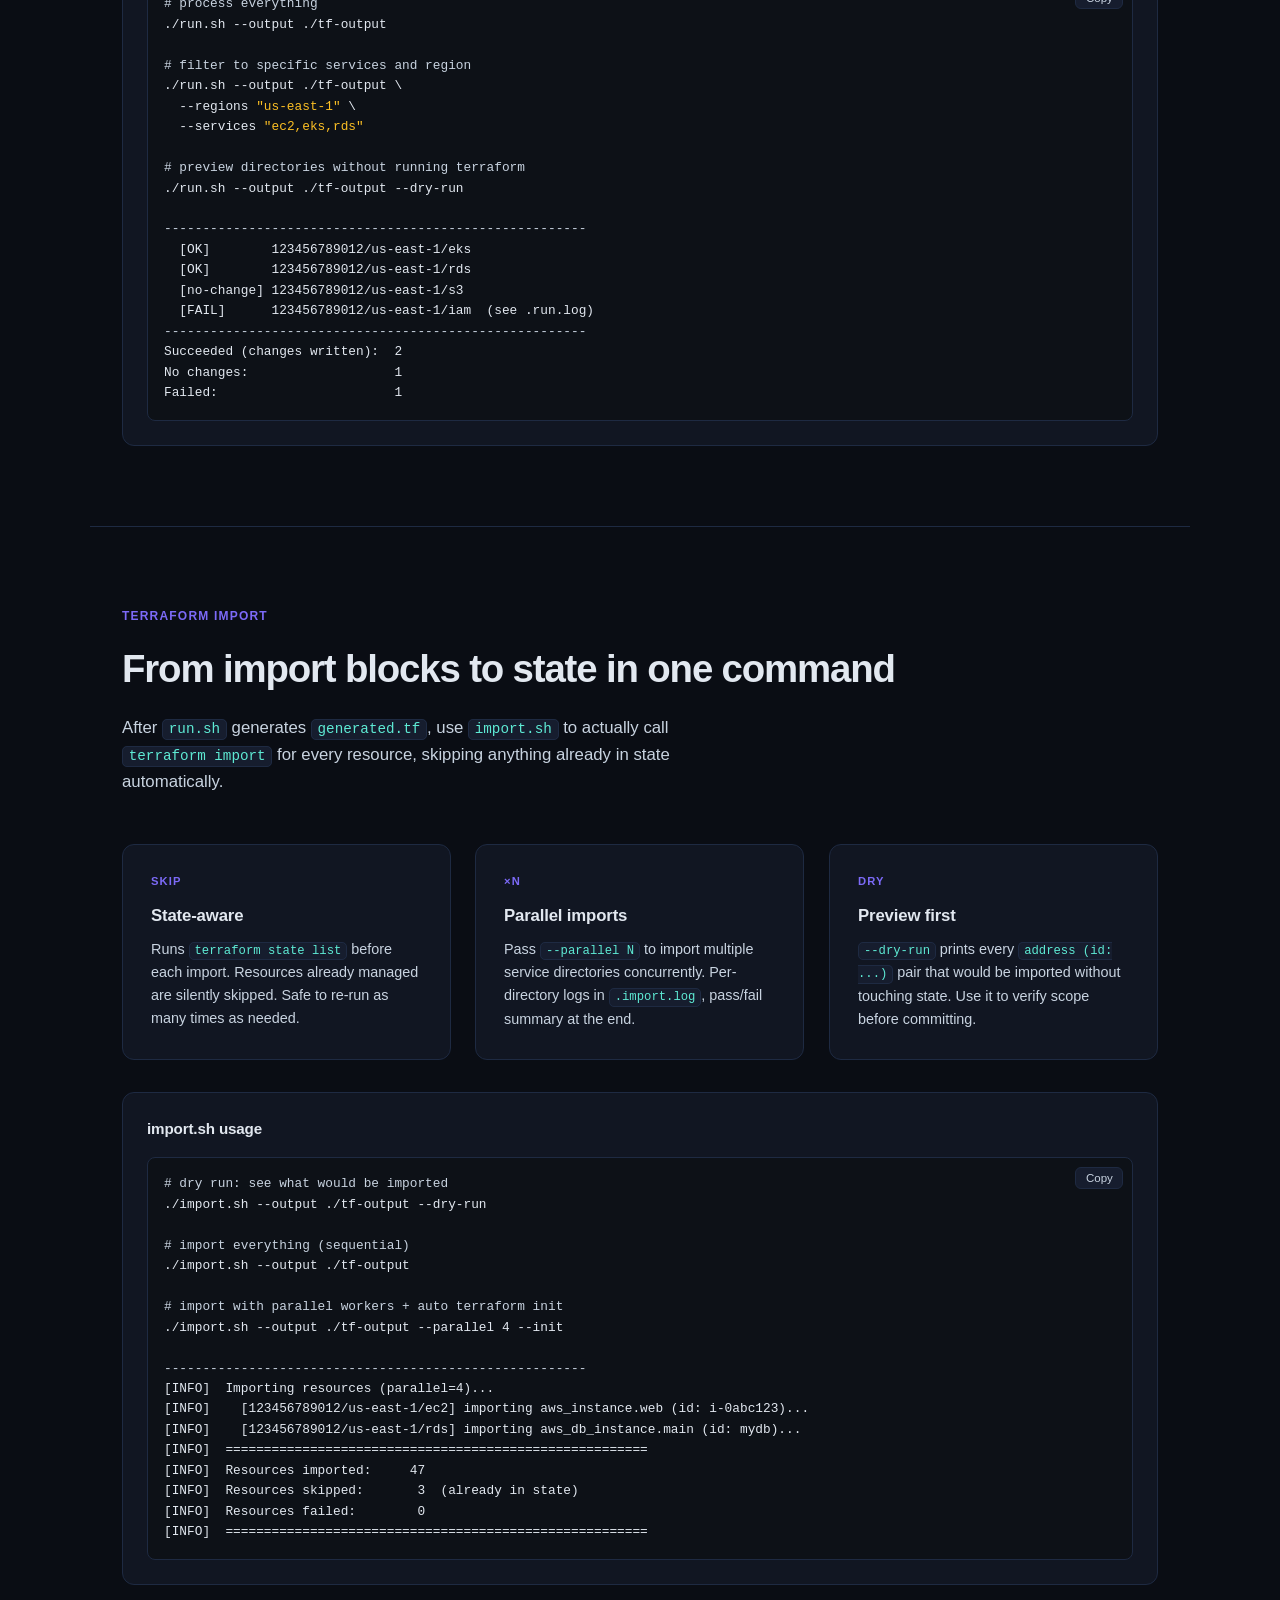
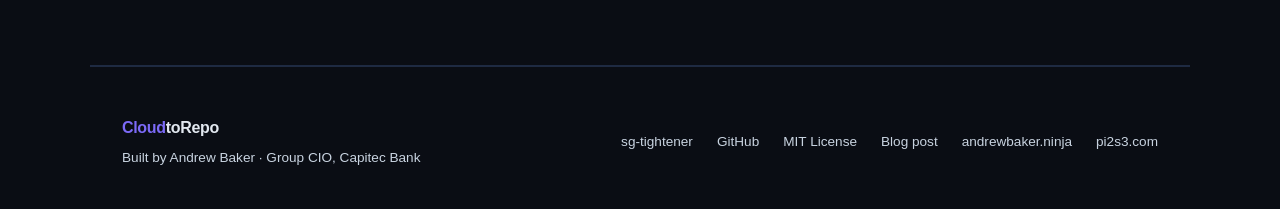
<file: reference.html>
<!DOCTYPE html>
<html lang="en">
<head>
  <meta charset="UTF-8" />
  <meta name="viewport" content="width=device-width, initial-scale=1.0" />
  <title>Reference | CloudtoRepo</title>
  <link rel="icon" type="image/svg+xml" href="favicon.svg" />
  <link rel="icon" type="image/png" href="favicon.png" />
  <link rel="stylesheet" href="style.css" />
</head>
<body>

<!-- NAV -->
<nav>
  <a class="nav-logo" href="index.html"><span>Cloud</span>toRepo</a>
  <div class="nav-links">
    <a href="index.html" class="hide-sm">← cloudtorepo.com</a>
    <a class="btn-gh" href="https://github.com/andrewbakercloudscale/cloudtorepo" target="_blank" rel="noopener">
      <svg width="16" height="16" viewBox="0 0 16 16" fill="currentColor"><path d="M8 0C3.58 0 0 3.58 0 8c0 3.54 2.29 6.53 5.47 7.59.4.07.55-.17.55-.38 0-.19-.01-.82-.01-1.49-2.01.37-2.53-.49-2.69-.94-.09-.23-.48-.94-.82-1.13-.28-.15-.68-.52-.01-.53.63-.01 1.08.58 1.23.82.72 1.21 1.87.87 2.33.66.07-.52.28-.87.51-1.07-1.78-.2-3.64-.89-3.64-3.95 0-.87.31-1.59.82-2.15-.08-.2-.36-1.02.08-2.12 0 0 .67-.21 2.2.82.64-.18 1.32-.27 2-.27.68 0 1.36.09 2 .27 1.53-1.04 2.2-.82 2.2-.82.44 1.1.16 1.92.08 2.12.51.56.82 1.27.82 2.15 0 3.07-1.87 3.75-3.65 3.95.29.25.54.73.54 1.48 0 1.07-.01 1.93-.01 2.2 0 .21.15.46.55.38A8.013 8.013 0 0016 8c0-4.42-3.58-8-8-8z"/></svg>
      GitHub
    </a>
  </div>
</nav>

<!-- PAGE HERO -->
<div class="page-hero">
  <div class="page-hero-label">Commands &amp; output</div>
  <h1>Full command reference</h1>
  <p>Complete reference for all six CloudtoRepo tools: the output file structure, drift detection, reconcile coverage scoring, one-command Markdown reports, the run automation wrapper, and the import state helper.</p>
</div>

<!-- OUTPUT -->
<hr class="divider" />
<section id="output">
  <div class="section-label">Output</div>
  <h2>Clean, structured Terraform files</h2>
  <p class="section-intro">Each service gets its own directory with three files that Terraform can use immediately.</p>
  <div class="output-grid">
    <div class="output-card reveal">
      <h3>imports.tf</h3>
      <p>One <code>import {}</code> block per discovered resource.</p>
<pre><span class="kw">import</span> {
  to = aws_eks_cluster.<span class="str">cluster_production</span>
  id = <span class="str">"production"</span>
}

<span class="kw">import</span> {
  to = aws_rds_instance.<span class="str">db_primary</span>
  id = <span class="str">"prod-postgres-01"</span>
}</pre>
    </div>
    <div class="output-card reveal">
      <h3>backend.tf</h3>
      <p>S3 remote state configuration and AWS provider block, ready to init.</p>
<pre><span class="kw">terraform</span> {
  backend <span class="str">"s3"</span> {
    bucket = <span class="str">"my-tf-state"</span>
    key    = <span class="str">"us-east-1/eks/terraform.tfstate"</span>
    region = <span class="str">"us-east-1"</span>
  }
}</pre>
    </div>
    <div class="output-card reveal">
      <h3>resources.tf</h3>
      <p>Empty resource skeletons matching every import block, populated by <code>terraform plan -generate-config-out</code>.</p>
<pre><span class="kw">resource</span> <span class="str">"aws_eks_cluster"</span> <span class="str">"cluster_production"</span> {
  <span class="cm"># populated by terraform plan</span>
  <span class="cm"># -generate-config-out=generated.tf</span>
}</pre>
    </div>
    <div class="output-card reveal">
      <h3>Directory structure</h3>
      <p>Organised by account &rarr; region &rarr; service for easy navigation.</p>
<pre>tf-output/
&#x251C;&#x2500;&#x2500; summary.txt
&#x2514;&#x2500;&#x2500; 123456789012/
    &#x251C;&#x2500;&#x2500; us-east-1/
    &#x2502;   &#x251C;&#x2500;&#x2500; ec2/
    &#x2502;   &#x251C;&#x2500;&#x2500; eks/
    &#x2502;   &#x2514;&#x2500;&#x2500; rds/
    &#x2514;&#x2500;&#x2500; eu-west-1/</pre>
    </div>
  </div>
</section>

<!-- DRIFT -->
<hr class="divider" />
<section id="drift">
  <div class="section-label">Drift detection</div>
  <h2>Stay in sync after day one</h2>
  <p class="section-intro">
    Once your Terraform baseline is committed, <code>drift.sh</code> re-scans AWS and
    diffs the results against your <code>imports.tf</code> files with no AWS Resource Explorer required.
  </p>
  <div class="steps">
    <div class="step reveal">
      <div class="step-num">NEW</div>
      <h3>Resources added outside Terraform</h3>
      <p>Found in AWS but missing from <code>imports.tf</code>. With <code>--apply</code>, new <code>import {}</code> blocks are appended automatically.</p>
    </div>
    <div class="step reveal">
      <div class="step-num">REMOVED</div>
      <h3>Resources deleted outside Terraform</h3>
      <p>Present in <code>imports.tf</code> but no longer in AWS. With <code>--apply</code>, stale blocks are commented out with a timestamp.</p>
    </div>
    <div class="step reveal">
      <div class="step-num">CI</div>
      <h3>Run on a schedule</h3>
      <p>Drop <code>drift.sh</code> into a nightly CI job. Pass <code>--report ./drift.txt</code> to save output, then feed it into <code>report.sh</code> to generate a Markdown summary.</p>
    </div>
  </div>

  <div style="margin-top:2rem;">
    <div class="output-card reveal" style="background:var(--surface);border:1px solid var(--border);border-radius:var(--radius);padding:1.5rem;">
      <h3 style="font-size:0.95rem;font-weight:600;margin-bottom:1rem;">Sample drift report</h3>
<pre><span class="cm"># report only</span>
./drift.sh --output ./tf-output --regions <span class="str">"us-east-1"</span>

<span class="cm"># apply changes to imports.tf</span>
./drift.sh --output ./tf-output --regions <span class="str">"us-east-1"</span> --apply

<span class="cm">-------------------------------------------------------</span>
<span class="kw">NEW</span>  (2 resource(s) found in AWS, not in imports.tf)
  + aws_instance.web_server_new  (id: i-0abc123def456)
  + aws_instance.batch_worker    (id: i-0def789abc012)
<span class="kw">REMOVED</span>  (1 resource(s) in imports.tf, no longer in AWS)
  - aws_instance.old_bastion     (id: i-0111222333444)
<span class="cm">-------------------------------------------------------</span>
Unchanged:               22
New (not yet imported):   2
Removed (stale):          1</pre>
    </div>
  </div>
</section>

<!-- RECONCILE -->
<hr class="divider" />
<section id="reconcile">
  <div class="section-label">Coverage check</div>
  <h2>Find what you missed</h2>
  <p class="section-intro">
    After exporting, <code>reconcile.sh</code> cross-references your <code>imports.tf</code>
    files against AWS Resource Explorer to surface any resources that were skipped.
    No Resource Explorer? Use <code>--local</code> for an instant per-service summary from
    the output directory alone.
  </p>
  <div class="steps">
    <div class="step reveal">
      <div class="step-num">%</div>
      <h3>Coverage score</h3>
      <p>Compares every import ID against all ARNs returned by Resource Explorer. Reports matched, missed, and overall coverage percentage.</p>
    </div>
    <div class="step reveal">
      <div class="step-num">LOCAL</div>
      <h3>No Resource Explorer needed</h3>
      <p><code>--local</code> skips the API call entirely and prints import block counts per account / region / service straight from the output directory. Useful during initial setup.</p>
    </div>
    <div class="step reveal">
      <div class="step-num">LIST</div>
      <h3>Discover supported services</h3>
      <p>Run <code>./cloudtorepo.sh --services list</code> or <code>./drift.sh --services list</code> to print all supported service names, useful for scripting or building a custom <code>--services</code> argument.</p>
    </div>
  </div>

  <div style="margin-top:2rem;display:flex;flex-direction:column;gap:1rem;">
    <div class="output-card reveal" style="background:var(--surface);border:1px solid var(--border);border-radius:var(--radius);padding:1.5rem;">
      <h3 style="font-size:0.95rem;font-weight:600;margin-bottom:1rem;">reconcile.sh: with Resource Explorer</h3>
<pre><span class="cm"># full coverage check (requires Resource Explorer aggregator index)</span>
./reconcile.sh --output ./tf-output --index-region us-east-1

Summary
-------
Total resources (Resource Explorer):  847
Matched to exported import blocks:    801
Potentially missed:                    46
Coverage:                              94%</pre>
    </div>
    <div class="output-card reveal" style="background:var(--surface);border:1px solid var(--border);border-radius:var(--radius);padding:1.5rem;">
      <h3 style="font-size:0.95rem;font-weight:600;margin-bottom:1rem;">reconcile.sh --local: no Resource Explorer required</h3>
<pre><span class="cm"># local summary, no AWS API calls beyond listing the output directory</span>
./reconcile.sh --output ./tf-output --local

Account / Region / Service        Import blocks
------------------------------------------
123456789012 / us-east-1 / ec2           47
123456789012 / us-east-1 / eks           12
123456789012 / us-east-1 / rds            8
123456789012 / us-east-1 / s3             5
123456789012 / eu-west-1 / ec2           31
------------------------------------------
Total                                   103

<span class="cm">Tip: enable Resource Explorer for full coverage scoring:</span>
<span class="cm">  aws resource-explorer-2 create-index --type AGGREGATOR --region us-east-1</span></pre>
    </div>
    <div class="output-card reveal" style="background:var(--surface);border:1px solid var(--border);border-radius:var(--radius);padding:1.5rem;">
      <h3 style="font-size:0.95rem;font-weight:600;margin-bottom:1rem;">--services list: discover all supported services</h3>
<pre><span class="cm"># print every supported service name, one per line</span>
./cloudtorepo.sh --services list

acm
apigateway
appconfig
apprunner
athena
backup
bedrock
cloudfront
cloudtrail
cloudwatch
codebuild
codepipeline
cognito
config
connect
documentdb
dynamodb
ebs
ecr
ecs
eks
elasticache
elb
emr
...and more</pre>
    </div>
  </div>
</section>

<!-- REPORT -->
<hr class="divider" />
<section id="report">
  <div class="section-label">Reporting</div>
  <h2>One-command Markdown reports</h2>
  <p class="section-intro">
    <code>report.sh</code> reads any <code>cloudtorepo.sh</code> output directory and generates a clean Markdown document: service breakdown, import counts, and an optional drift section from a <code>drift.sh --report</code> file.
  </p>
  <div class="steps">
    <div class="step reveal">
      <div class="step-num">MD</div>
      <h3>Markdown output</h3>
      <p>Write to stdout or pass <code>--out report.md</code>. Paste it into a PR description, Confluence, or a GitHub wiki. It renders instantly.</p>
    </div>
    <div class="step reveal">
      <div class="step-num">DRIFT</div>
      <h3>Drift section included</h3>
      <p>Pass <code>--drift ./drift.txt</code> (produced by <code>drift.sh --report</code>) to append a NEW / REMOVED breakdown to the same document.</p>
    </div>
    <div class="step reveal">
      <div class="step-num">CI</div>
      <h3>Commit it to git</h3>
      <p>Run <code>report.sh</code> at the end of every nightly drift job and commit <code>report.md</code> to a <code>infra-reports</code> branch: instant audit trail with no extra tooling.</p>
    </div>
  </div>

  <div style="margin-top:2rem;">
    <div class="output-card reveal" style="background:var(--surface);border:1px solid var(--border);border-radius:var(--radius);padding:1.5rem;">
      <h3 style="font-size:0.95rem;font-weight:600;margin-bottom:1rem;">Usage</h3>
<pre><span class="cm"># basic: prints to stdout</span>
./report.sh --output ./tf-output

<span class="cm"># with drift section, write to file</span>
./drift.sh --output ./tf-output --report ./drift.txt
./report.sh --output ./tf-output \
  --drift  ./drift.txt \
  --title  <span class="str">"Production AWS Report, March 2026"</span> \
  --out    report.md</pre>
    </div>
  </div>

  <div style="margin-top:1.5rem;">
    <div class="output-card reveal" style="background:var(--surface);border:1px solid var(--border);border-radius:var(--radius);padding:1.5rem;">
      <h3 style="font-size:0.95rem;font-weight:600;margin-bottom:1rem;">Example report output: account 987267051295 / af-south-1</h3>
<pre><span class="kw"># Production AWS Report, March 2026</span>

<span class="cm">**Generated:** 2026-03-25T11:06:09Z</span>
<span class="cm">**Output directory:** `./tf-output`</span>

---

<span class="kw">## Summary</span>

| | |
|---|---|
| <span class="str">**Account(s)**</span> | `987267051295` |
| <span class="str">**Region(s)**</span>  | af-south-1 |
| <span class="str">**Total import blocks**</span> | <span class="kw">**366**</span> |

<span class="kw">## Resources by Service</span>

### 987267051295 / af-south-1

| Service | Import blocks |
|---------|--------------|
| `config`        | 319 |
| `kms`           |   9 |
| `vpc`           |   9 |
| `sns`           |   8 |
| `eventbridge`   |   4 |
| `lambda`        |   4 |
| `ebs`           |   3 |
| `s3`            |   3 |
| `ec2`           |   2 |
| `servicecatalog`|   2 |
| `acm`           |   1 |
| `backup`        |   1 |
| `sqs`           |   1 |

<span class="kw">## Account Totals</span>

| Account | Import blocks |
|---------|--------------|
| `987267051295` | 366 |
| `123456789012` | 219 |

<span class="kw">## Cross-Account Service Totals</span>

| Service | Import blocks |
|---------|--------------|
| `config`  | 412 |
| `vpc`     |  89 |
| `ec2`     |  41 |
| `kms`     |  18 |
| `lambda`  |  12 |

---

<span class="kw">## Drift Report</span>

| Status | Count |
|--------|-------|
| Unchanged              | 358 |
| New (not yet imported) |   0 |
| <span class="kw">Removed (stale)</span>       |   <span class="kw">8</span> |

<span class="cm">### 987267051295 / af-south-1 / vpc</span>
<span class="kw">**REMOVED  (8 resource(s) in imports.tf, no longer in AWS)**</span>

- `- aws_subnet.defaultvpcsubnetb  (id: subnet-93d3d4eb)`
- `- aws_subnet.defaultvpcsubnetc  (id: subnet-52557418)`
- `- aws_subnet.defaultvpcsubneta  (id: subnet-b156b3d8)`
- `- aws_security_group.cloudflare_proxy  (id: sg-02c2539d27ffe5a5f)`
- `- aws_security_group.launch_wizard_6  (id: sg-011a26aef17beff13)`
- `- aws_security_group.launch_wizard_7  (id: sg-024bd977787fb2789)`
- `- aws_route_table.defaultroutetable  (id: rtb-6157b208)`
- `- aws_internet_gateway.defaultvpcigw  (id: igw-5a56b333)`</pre>
    </div>
  </div>
</section>

<!-- RUN -->
<hr class="divider" />
<section id="run">
  <div class="section-label">Workflow automation</div>
  <h2>One command to rule them all</h2>
  <p class="section-intro">
    After exporting, <code>run.sh</code> automates the <code>terraform init</code> +
    <code>terraform plan -generate-config-out=generated.tf</code> step across every
    service directory, no more running it manually per folder.
  </p>
  <div class="steps">
    <div class="step reveal">
      <div class="step-num">AUTO</div>
      <h3>Walk the entire output tree</h3>
      <p>Finds every directory with an <code>imports.tf</code> and runs Terraform in it. Filter by account, region, or service to process a subset.</p>
    </div>
    <div class="step reveal">
      <div class="step-num">×5</div>
      <h3>Parallel runs</h3>
      <p>Up to <code>--parallel 3</code> concurrent Terraform processes by default. Logs per directory, pass/fail/no-change summary at the end.</p>
    </div>
    <div class="step reveal">
      <div class="step-num">FAST</div>
      <h3>Parallel scans + auto-retry</h3>
      <p><code>cloudtorepo.sh</code> and <code>drift.sh</code> scan up to <code>--parallel 5</code> services simultaneously. All AWS API calls automatically retry on throttling with exponential back-off.</p>
    </div>
  </div>

  <div style="margin-top:2rem;">
    <div class="output-card reveal" style="background:var(--surface);border:1px solid var(--border);border-radius:var(--radius);padding:1.5rem;">
      <h3 style="font-size:0.95rem;font-weight:600;margin-bottom:1rem;">run.sh usage</h3>
<pre><span class="cm"># process everything</span>
./run.sh --output ./tf-output

<span class="cm"># filter to specific services and region</span>
./run.sh --output ./tf-output \
  --regions <span class="str">"us-east-1"</span> \
  --services <span class="str">"ec2,eks,rds"</span>

<span class="cm"># preview directories without running terraform</span>
./run.sh --output ./tf-output --dry-run

<span class="cm">-------------------------------------------------------</span>
  [OK]        123456789012/us-east-1/eks
  [OK]        123456789012/us-east-1/rds
  [no-change] 123456789012/us-east-1/s3
  [FAIL]      123456789012/us-east-1/iam  (see .run.log)
<span class="cm">-------------------------------------------------------</span>
Succeeded (changes written):  2
No changes:                   1
Failed:                       1</pre>
    </div>
  </div>
</section>

<!-- IMPORT -->
<hr class="divider" />
<section id="importsh">
  <div class="section-label">Terraform import</div>
  <h2>From import blocks to state in one command</h2>
  <p class="section-intro">
    After <code>run.sh</code> generates <code>generated.tf</code>, use <code>import.sh</code>
    to actually call <code>terraform import</code> for every resource, skipping anything
    already in state automatically.
  </p>
  <div class="steps">
    <div class="step reveal">
      <div class="step-num">SKIP</div>
      <h3>State-aware</h3>
      <p>Runs <code>terraform state list</code> before each import. Resources already managed are silently skipped. Safe to re-run as many times as needed.</p>
    </div>
    <div class="step reveal">
      <div class="step-num">×N</div>
      <h3>Parallel imports</h3>
      <p>Pass <code>--parallel N</code> to import multiple service directories concurrently. Per-directory logs in <code>.import.log</code>, pass/fail summary at the end.</p>
    </div>
    <div class="step reveal">
      <div class="step-num">DRY</div>
      <h3>Preview first</h3>
      <p><code>--dry-run</code> prints every <code>address (id: ...)</code> pair that would be imported without touching state. Use it to verify scope before committing.</p>
    </div>
  </div>

  <div style="margin-top:2rem;">
    <div class="output-card reveal" style="background:var(--surface);border:1px solid var(--border);border-radius:var(--radius);padding:1.5rem;">
      <h3 style="font-size:0.95rem;font-weight:600;margin-bottom:1rem;">import.sh usage</h3>
<pre><span class="cm"># dry run: see what would be imported</span>
./import.sh --output ./tf-output --dry-run

<span class="cm"># import everything (sequential)</span>
./import.sh --output ./tf-output

<span class="cm"># import with parallel workers + auto terraform init</span>
./import.sh --output ./tf-output --parallel 4 --init

<span class="cm">-------------------------------------------------------</span>
[INFO]  Importing resources (parallel=4)...
[INFO]    [123456789012/us-east-1/ec2] importing aws_instance.web (id: i-0abc123)...
[INFO]    [123456789012/us-east-1/rds] importing aws_db_instance.main (id: mydb)...
[INFO]  =======================================================
[INFO]  Resources imported:     47
[INFO]  Resources skipped:       3  (already in state)
[INFO]  Resources failed:        0
[INFO]  =======================================================</pre>
    </div>
  </div>
</section>

<!-- FOOTER -->
<hr class="divider" />
<footer>
  <div>
    <div class="footer-brand"><span>Cloud</span>toRepo</div>
    <div class="footer-meta" style="margin-top:0.4rem;">Built by <a href="https://andrewbaker.ninja" target="_blank" rel="noopener">Andrew Baker</a> &middot; Group CIO, Capitec Bank</div>
  </div>
  <div class="footer-links">
    <a href="tightener.html">sg-tightener</a>
    <a href="https://github.com/andrewbakercloudscale/cloudtorepo" target="_blank" rel="noopener">GitHub</a>
    <a href="https://github.com/andrewbakercloudscale/cloudtorepo/blob/main/LICENSE" target="_blank" rel="noopener">MIT License</a>
    <a href="https://andrewbaker.ninja/2026/03/21/reverse-engineering-your-aws-estate-into-terraform-using-cloudtorepo-org/" target="_blank" rel="noopener">Blog post</a>
    <a href="https://andrewbaker.ninja" target="_blank" rel="noopener">andrewbaker.ninja</a>
    <a href="https://pi2s3.com" target="_blank" rel="noopener">pi2s3.com</a>
  </div>
</footer>

<script>
  (function() {
    var els = document.querySelectorAll('.reveal');
    if (!('IntersectionObserver' in window)) {
      els.forEach(function(el) { el.classList.add('visible'); });
      return;
    }
    var io = new IntersectionObserver(function(entries) {
      entries.forEach(function(e) {
        if (e.isIntersecting) { e.target.classList.add('visible'); io.unobserve(e.target); }
      });
    }, { threshold: 0.08 });
    els.forEach(function(el) { io.observe(el); });
  })();
</script>

<script>
  document.querySelectorAll('pre').forEach(function(pre) {
    var wrap = document.createElement('div');
    wrap.className = 'pre-wrap';
    pre.parentNode.insertBefore(wrap, pre);
    wrap.appendChild(pre);

    var btn = document.createElement('button');
    btn.className = 'copy-btn';
    btn.textContent = 'Copy';
    wrap.appendChild(btn);

    btn.addEventListener('click', function() {
      navigator.clipboard.writeText(pre.innerText).then(function() {
        btn.textContent = 'Copied!';
        btn.classList.add('copied');
        setTimeout(function() {
          btn.textContent = 'Copy';
          btn.classList.remove('copied');
        }, 2000);
      });
    });
  });
</script>
</body>
</html>
</file>
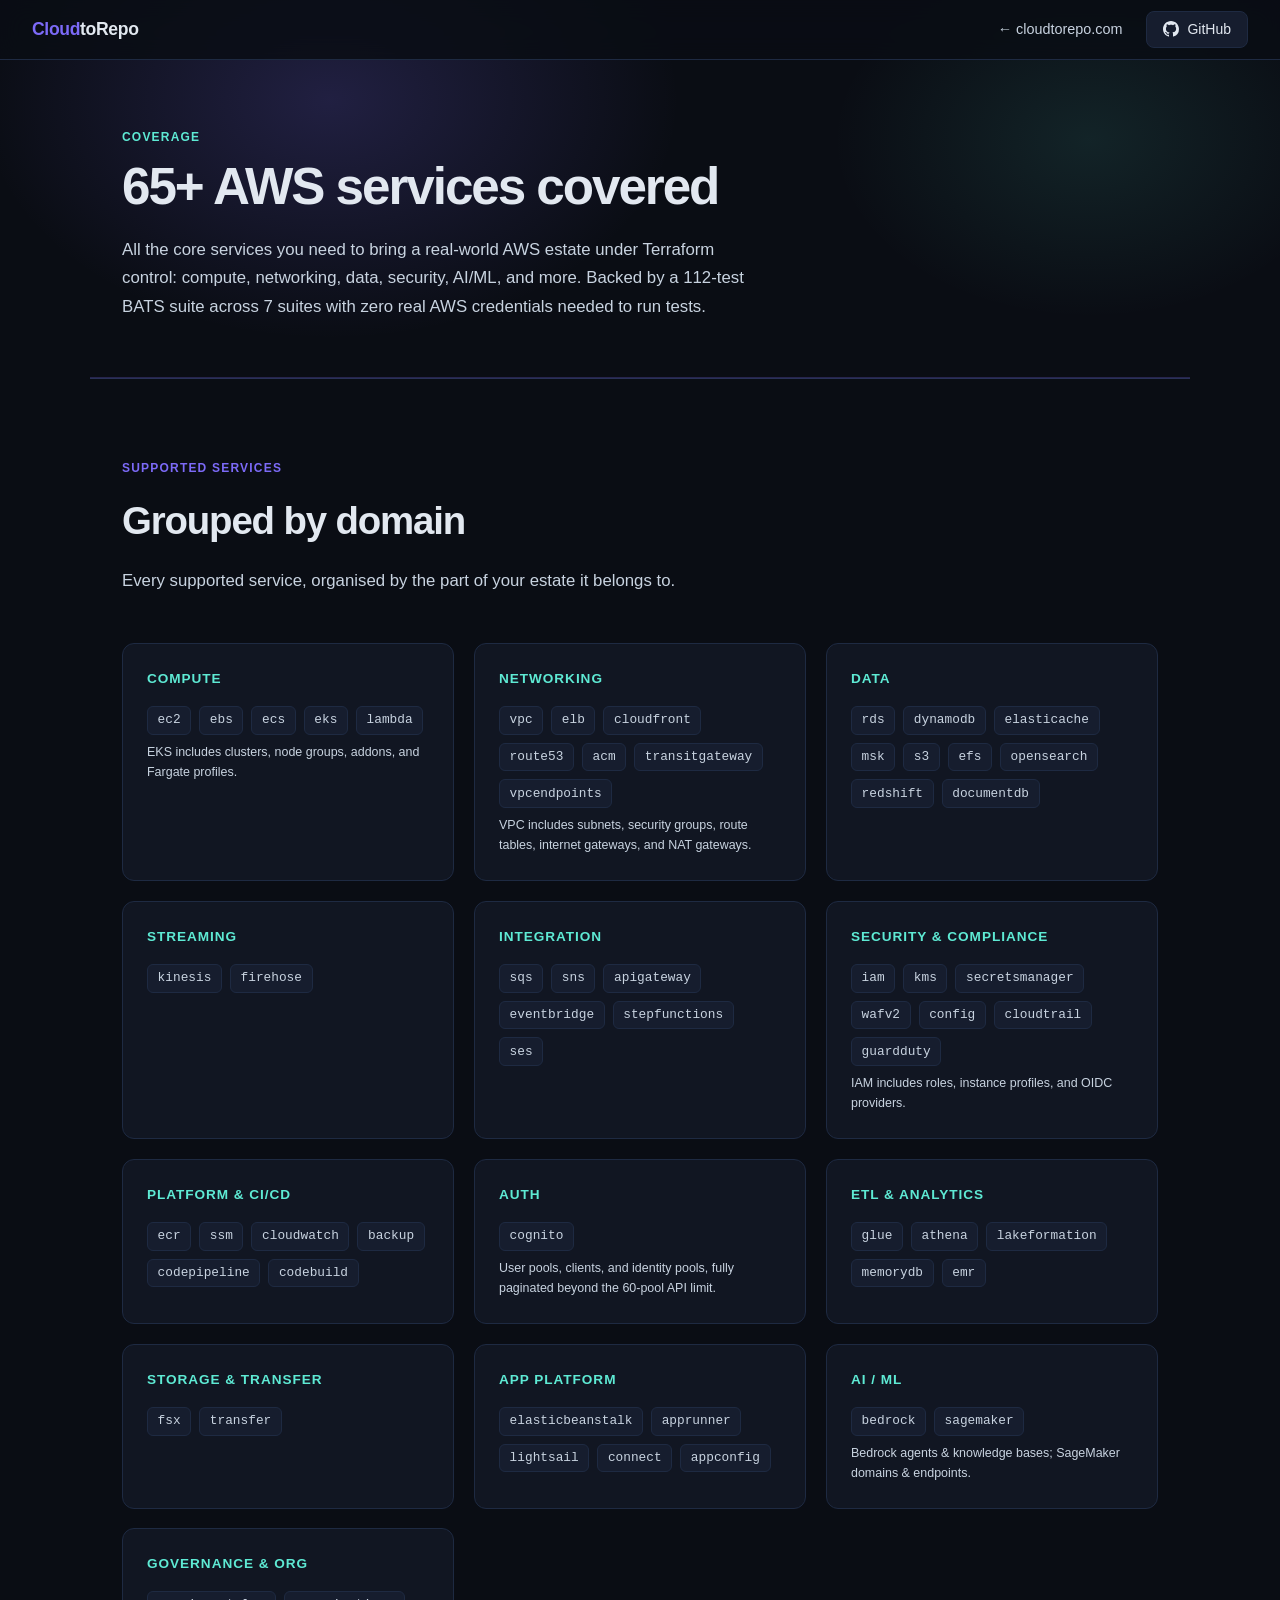
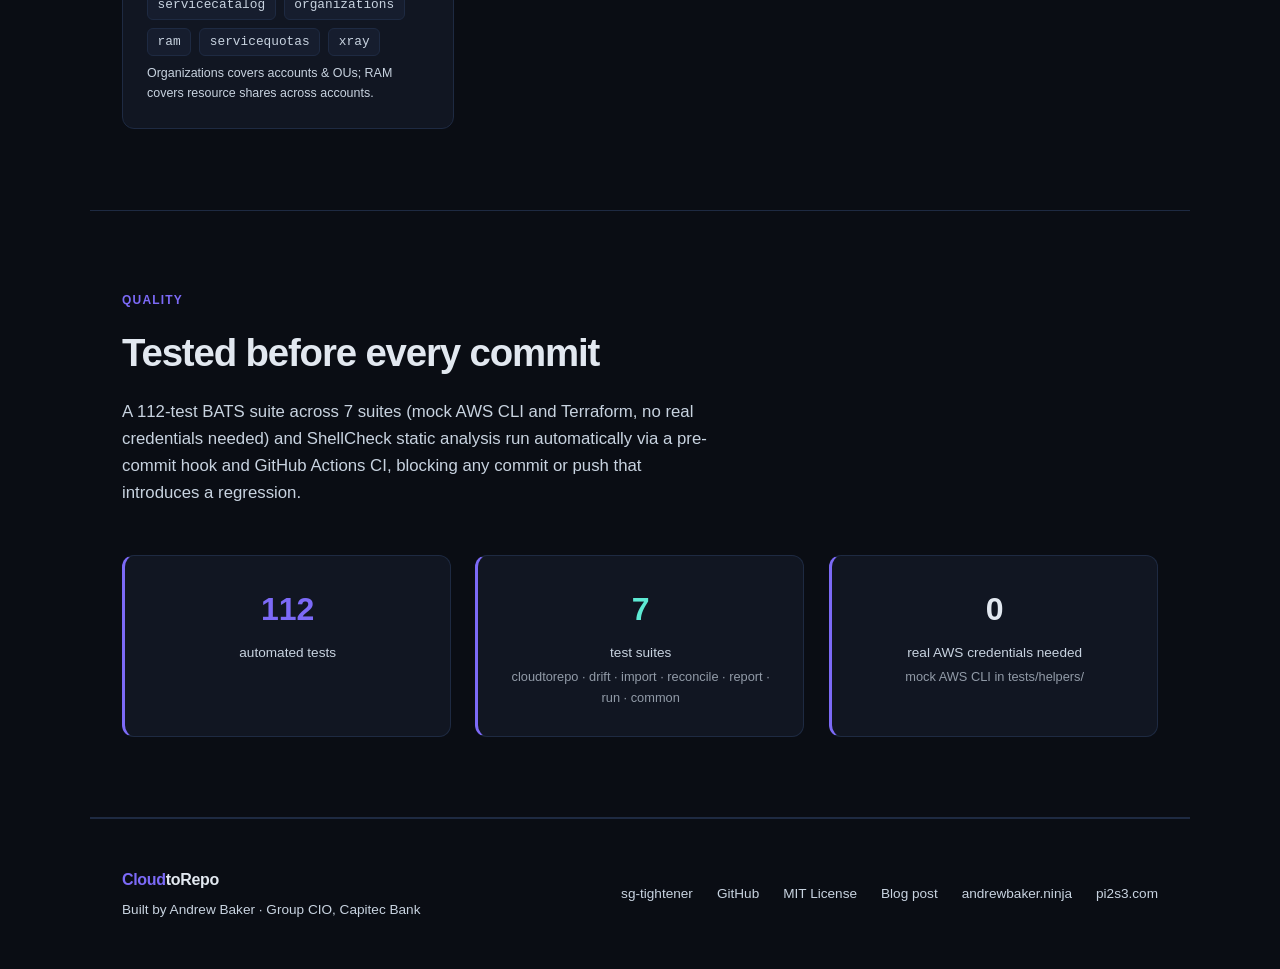
<file: services.html>
<!DOCTYPE html>
<html lang="en">
<head>
  <meta charset="UTF-8" />
  <meta name="viewport" content="width=device-width, initial-scale=1.0" />
  <title>Services | CloudtoRepo</title>
  <link rel="icon" type="image/svg+xml" href="favicon.svg" />
  <link rel="icon" type="image/png" href="favicon.png" />
  <link rel="stylesheet" href="style.css" />
</head>
<body>

<!-- NAV -->
<nav>
  <a class="nav-logo" href="index.html"><span>Cloud</span>toRepo</a>
  <div class="nav-links">
    <a href="index.html" class="hide-sm">← cloudtorepo.com</a>
    <a class="btn-gh" href="https://github.com/andrewbakercloudscale/cloudtorepo" target="_blank" rel="noopener">
      <svg width="16" height="16" viewBox="0 0 16 16" fill="currentColor"><path d="M8 0C3.58 0 0 3.58 0 8c0 3.54 2.29 6.53 5.47 7.59.4.07.55-.17.55-.38 0-.19-.01-.82-.01-1.49-2.01.37-2.53-.49-2.69-.94-.09-.23-.48-.94-.82-1.13-.28-.15-.68-.52-.01-.53.63-.01 1.08.58 1.23.82.72 1.21 1.87.87 2.33.66.07-.52.28-.87.51-1.07-1.78-.2-3.64-.89-3.64-3.95 0-.87.31-1.59.82-2.15-.08-.2-.36-1.02.08-2.12 0 0 .67-.21 2.2.82.64-.18 1.32-.27 2-.27.68 0 1.36.09 2 .27 1.53-1.04 2.2-.82 2.2-.82.44 1.1.16 1.92.08 2.12.51.56.82 1.27.82 2.15 0 3.07-1.87 3.75-3.65 3.95.29.25.54.73.54 1.48 0 1.07-.01 1.93-.01 2.2 0 .21.15.46.55.38A8.013 8.013 0 0016 8c0-4.42-3.58-8-8-8z"/></svg>
      GitHub
    </a>
  </div>
</nav>

<!-- PAGE HERO -->
<div class="page-hero">
  <div class="page-hero-label">Coverage</div>
  <h1>65+ AWS services covered</h1>
  <p>All the core services you need to bring a real-world AWS estate under Terraform control: compute, networking, data, security, AI/ML, and more. Backed by a 112-test BATS suite across 7 suites with zero real AWS credentials needed to run tests.</p>
</div>

<!-- SERVICES -->
<hr class="divider" />
<section id="services">
  <div class="section-label">Supported services</div>
  <h2>Grouped by domain</h2>
  <p class="section-intro">Every supported service, organised by the part of your estate it belongs to.</p>
  <div class="service-grid">
    <div class="service-card reveal">
      <h3>Compute</h3>
      <div class="tags">
        <span class="tag">ec2</span><span class="tag">ebs</span><span class="tag">ecs</span><span class="tag">eks</span><span class="tag">lambda</span>
      </div>
      <p style="font-size:0.78rem;color:var(--muted);margin-top:0.5rem;">EKS includes clusters, node groups, addons, and Fargate profiles.</p>
    </div>
    <div class="service-card reveal">
      <h3>Networking</h3>
      <div class="tags">
        <span class="tag">vpc</span><span class="tag">elb</span><span class="tag">cloudfront</span><span class="tag">route53</span><span class="tag">acm</span><span class="tag">transitgateway</span><span class="tag">vpcendpoints</span>
      </div>
      <p style="font-size:0.78rem;color:var(--muted);margin-top:0.5rem;">VPC includes subnets, security groups, route tables, internet gateways, and NAT gateways.</p>
    </div>
    <div class="service-card reveal">
      <h3>Data</h3>
      <div class="tags">
        <span class="tag">rds</span><span class="tag">dynamodb</span><span class="tag">elasticache</span><span class="tag">msk</span><span class="tag">s3</span><span class="tag">efs</span><span class="tag">opensearch</span><span class="tag">redshift</span><span class="tag">documentdb</span>
      </div>
    </div>
    <div class="service-card reveal">
      <h3>Streaming</h3>
      <div class="tags">
        <span class="tag">kinesis</span><span class="tag">firehose</span>
      </div>
    </div>
    <div class="service-card reveal">
      <h3>Integration</h3>
      <div class="tags">
        <span class="tag">sqs</span><span class="tag">sns</span><span class="tag">apigateway</span><span class="tag">eventbridge</span><span class="tag">stepfunctions</span><span class="tag">ses</span>
      </div>
    </div>
    <div class="service-card reveal">
      <h3>Security &amp; Compliance</h3>
      <div class="tags">
        <span class="tag">iam</span><span class="tag">kms</span><span class="tag">secretsmanager</span><span class="tag">wafv2</span><span class="tag">config</span><span class="tag">cloudtrail</span><span class="tag">guardduty</span>
      </div>
      <p style="font-size:0.78rem;color:var(--muted);margin-top:0.5rem;">IAM includes roles, instance profiles, and OIDC providers.</p>
    </div>
    <div class="service-card reveal">
      <h3>Platform &amp; CI/CD</h3>
      <div class="tags">
        <span class="tag">ecr</span><span class="tag">ssm</span><span class="tag">cloudwatch</span><span class="tag">backup</span><span class="tag">codepipeline</span><span class="tag">codebuild</span>
      </div>
    </div>
    <div class="service-card reveal">
      <h3>Auth</h3>
      <div class="tags">
        <span class="tag">cognito</span>
      </div>
      <p style="font-size:0.78rem;color:var(--muted);margin-top:0.5rem;">User pools, clients, and identity pools, fully paginated beyond the 60-pool API limit.</p>
    </div>
    <div class="service-card reveal">
      <h3>ETL &amp; Analytics</h3>
      <div class="tags">
        <span class="tag">glue</span><span class="tag">athena</span><span class="tag">lakeformation</span><span class="tag">memorydb</span><span class="tag">emr</span>
      </div>
    </div>
    <div class="service-card reveal">
      <h3>Storage &amp; Transfer</h3>
      <div class="tags">
        <span class="tag">fsx</span><span class="tag">transfer</span>
      </div>
    </div>
    <div class="service-card reveal">
      <h3>App Platform</h3>
      <div class="tags">
        <span class="tag">elasticbeanstalk</span><span class="tag">apprunner</span><span class="tag">lightsail</span><span class="tag">connect</span><span class="tag">appconfig</span>
      </div>
    </div>
    <div class="service-card reveal">
      <h3>AI / ML</h3>
      <div class="tags">
        <span class="tag">bedrock</span><span class="tag">sagemaker</span>
      </div>
      <p style="font-size:0.78rem;color:var(--muted);margin-top:0.5rem;">Bedrock agents &amp; knowledge bases; SageMaker domains &amp; endpoints.</p>
    </div>
    <div class="service-card reveal">
      <h3>Governance &amp; Org</h3>
      <div class="tags">
        <span class="tag">servicecatalog</span><span class="tag">organizations</span><span class="tag">ram</span><span class="tag">servicequotas</span><span class="tag">xray</span>
      </div>
      <p style="font-size:0.78rem;color:var(--muted);margin-top:0.5rem;">Organizations covers accounts &amp; OUs; RAM covers resource shares across accounts.</p>
    </div>
  </div>
</section>

<!-- QUALITY -->
<hr class="divider" />
<section id="quality">
  <div class="section-label">Quality</div>
  <h2>Tested before every commit</h2>
  <p class="section-intro">
    A 112-test BATS suite across 7 suites (mock AWS CLI and Terraform, no real credentials needed) and ShellCheck static analysis run automatically via a pre-commit hook and GitHub Actions CI, blocking any commit or push that introduces a regression.
  </p>
  <div class="hard-grid">
    <div class="hard-card reveal" style="text-align:center;">
      <div style="font-size:2rem;font-weight:800;color:var(--accent);margin-bottom:0.4rem;">112</div>
      <div style="font-size:0.85rem;color:var(--muted);">automated tests</div>
    </div>
    <div class="hard-card reveal" style="text-align:center;">
      <div style="font-size:2rem;font-weight:800;color:var(--accent2);margin-bottom:0.4rem;">7</div>
      <div style="font-size:0.85rem;color:var(--muted);">test suites</div>
      <div style="font-size:0.8rem;color:var(--muted);margin-top:0.25rem;opacity:0.7;">cloudtorepo &middot; drift &middot; import &middot; reconcile &middot; report &middot; run &middot; common</div>
    </div>
    <div class="hard-card reveal" style="text-align:center;">
      <div style="font-size:2rem;font-weight:800;color:var(--text);margin-bottom:0.4rem;">0</div>
      <div style="font-size:0.85rem;color:var(--muted);">real AWS credentials needed</div>
      <div style="font-size:0.8rem;color:var(--muted);margin-top:0.25rem;opacity:0.7;">mock AWS CLI in tests/helpers/</div>
    </div>
  </div>
</section>

<!-- FOOTER -->
<hr class="divider" />
<footer>
  <div>
    <div class="footer-brand"><span>Cloud</span>toRepo</div>
    <div class="footer-meta" style="margin-top:0.4rem;">Built by <a href="https://andrewbaker.ninja" target="_blank" rel="noopener">Andrew Baker</a> &middot; Group CIO, Capitec Bank</div>
  </div>
  <div class="footer-links">
    <a href="tightener.html">sg-tightener</a>
    <a href="https://github.com/andrewbakercloudscale/cloudtorepo" target="_blank" rel="noopener">GitHub</a>
    <a href="https://github.com/andrewbakercloudscale/cloudtorepo/blob/main/LICENSE" target="_blank" rel="noopener">MIT License</a>
    <a href="https://andrewbaker.ninja/2026/03/21/reverse-engineering-your-aws-estate-into-terraform-using-cloudtorepo-org/" target="_blank" rel="noopener">Blog post</a>
    <a href="https://andrewbaker.ninja" target="_blank" rel="noopener">andrewbaker.ninja</a>
    <a href="https://pi2s3.com" target="_blank" rel="noopener">pi2s3.com</a>
  </div>
</footer>

<script>
  (function() {
    var els = document.querySelectorAll('.reveal');
    if (!('IntersectionObserver' in window)) {
      els.forEach(function(el) { el.classList.add('visible'); });
      return;
    }
    var io = new IntersectionObserver(function(entries) {
      entries.forEach(function(e) {
        if (e.isIntersecting) { e.target.classList.add('visible'); io.unobserve(e.target); }
      });
    }, { threshold: 0.08 });
    els.forEach(function(el) { io.observe(el); });
  })();
</script>
</body>
</html>
</file>
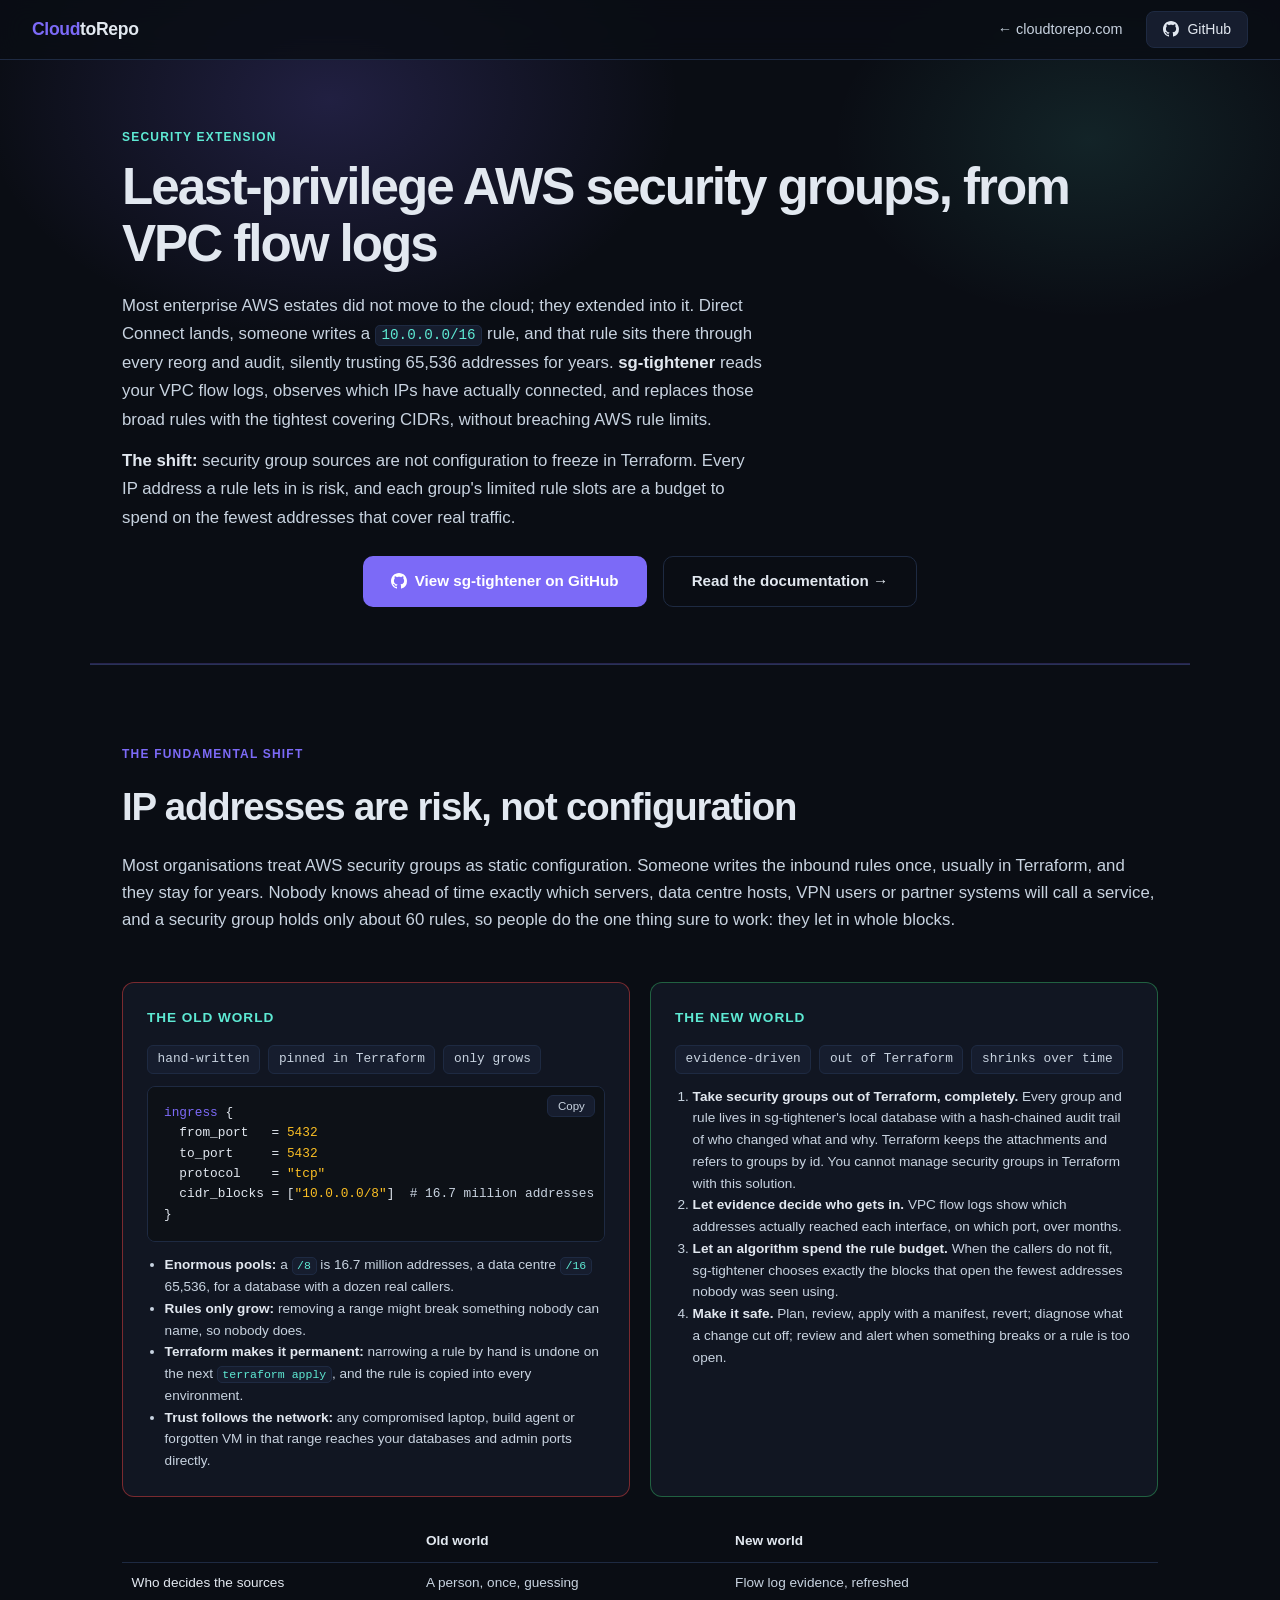
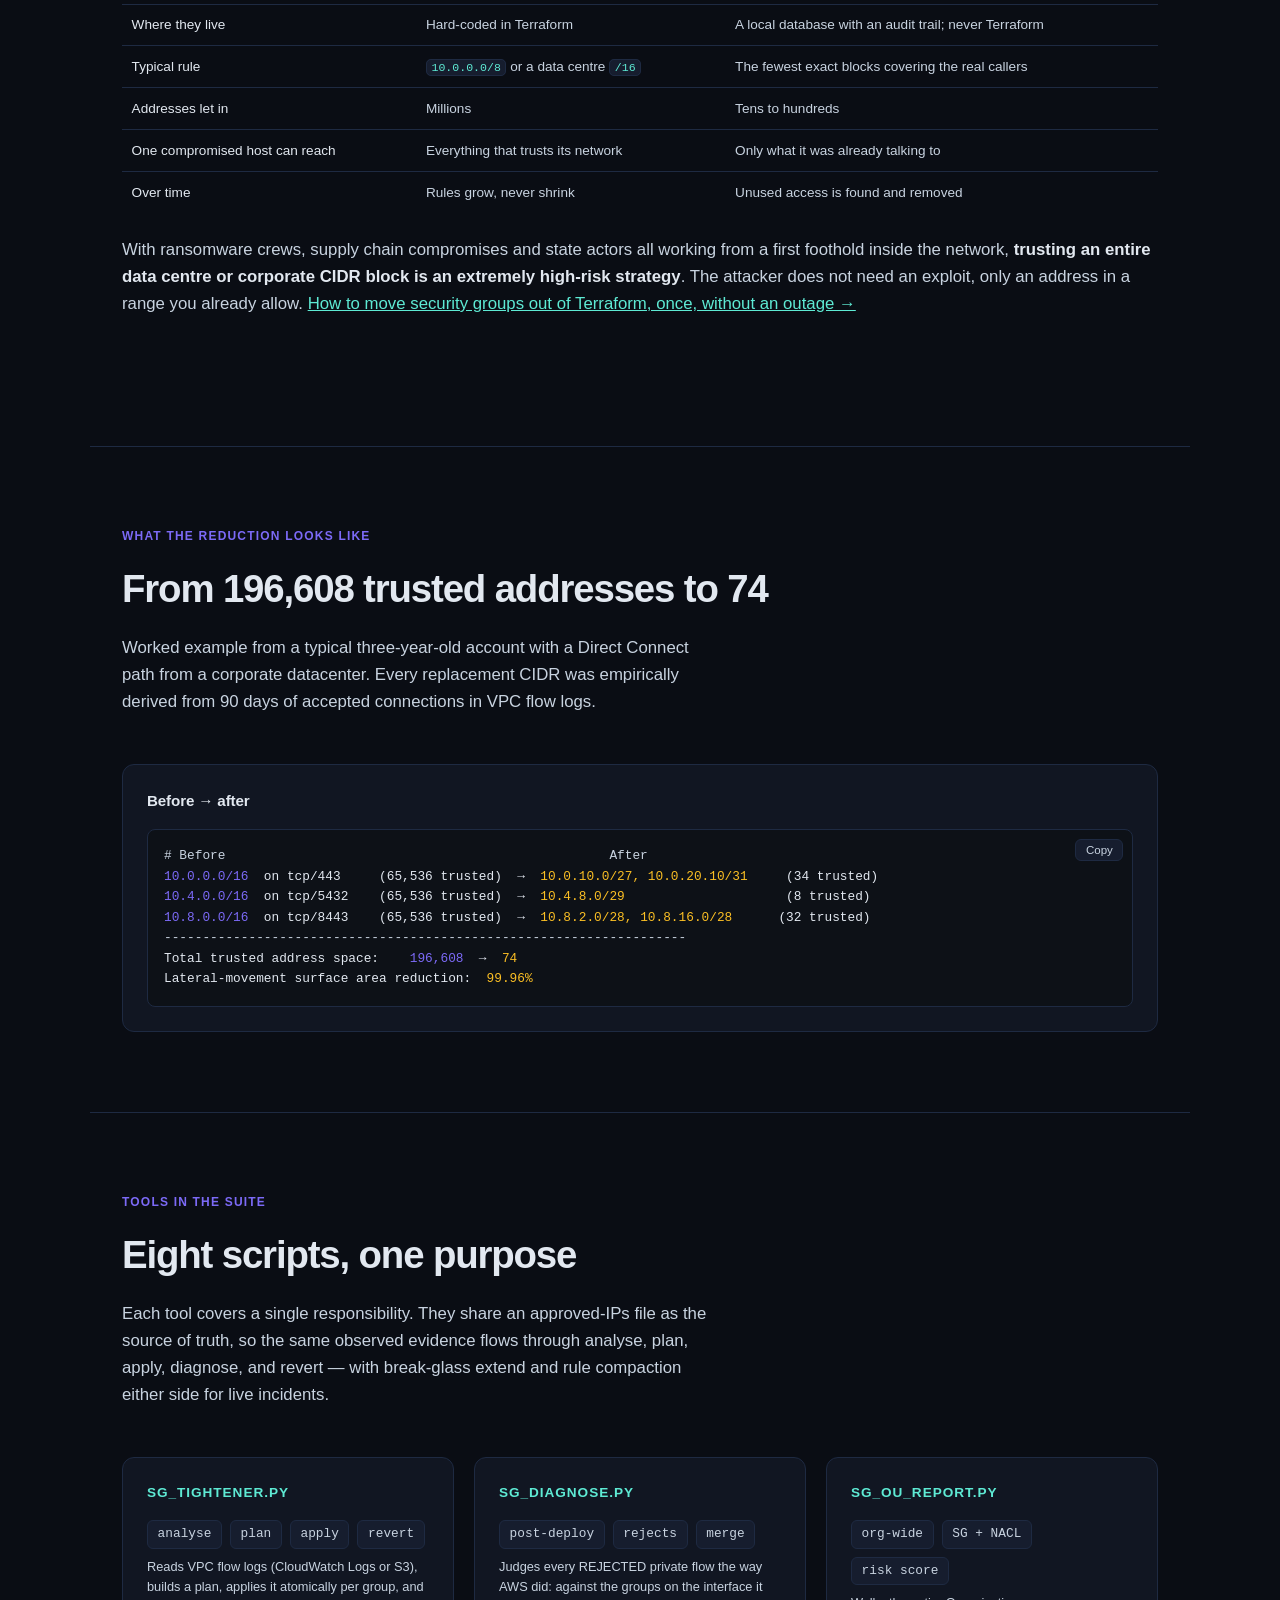
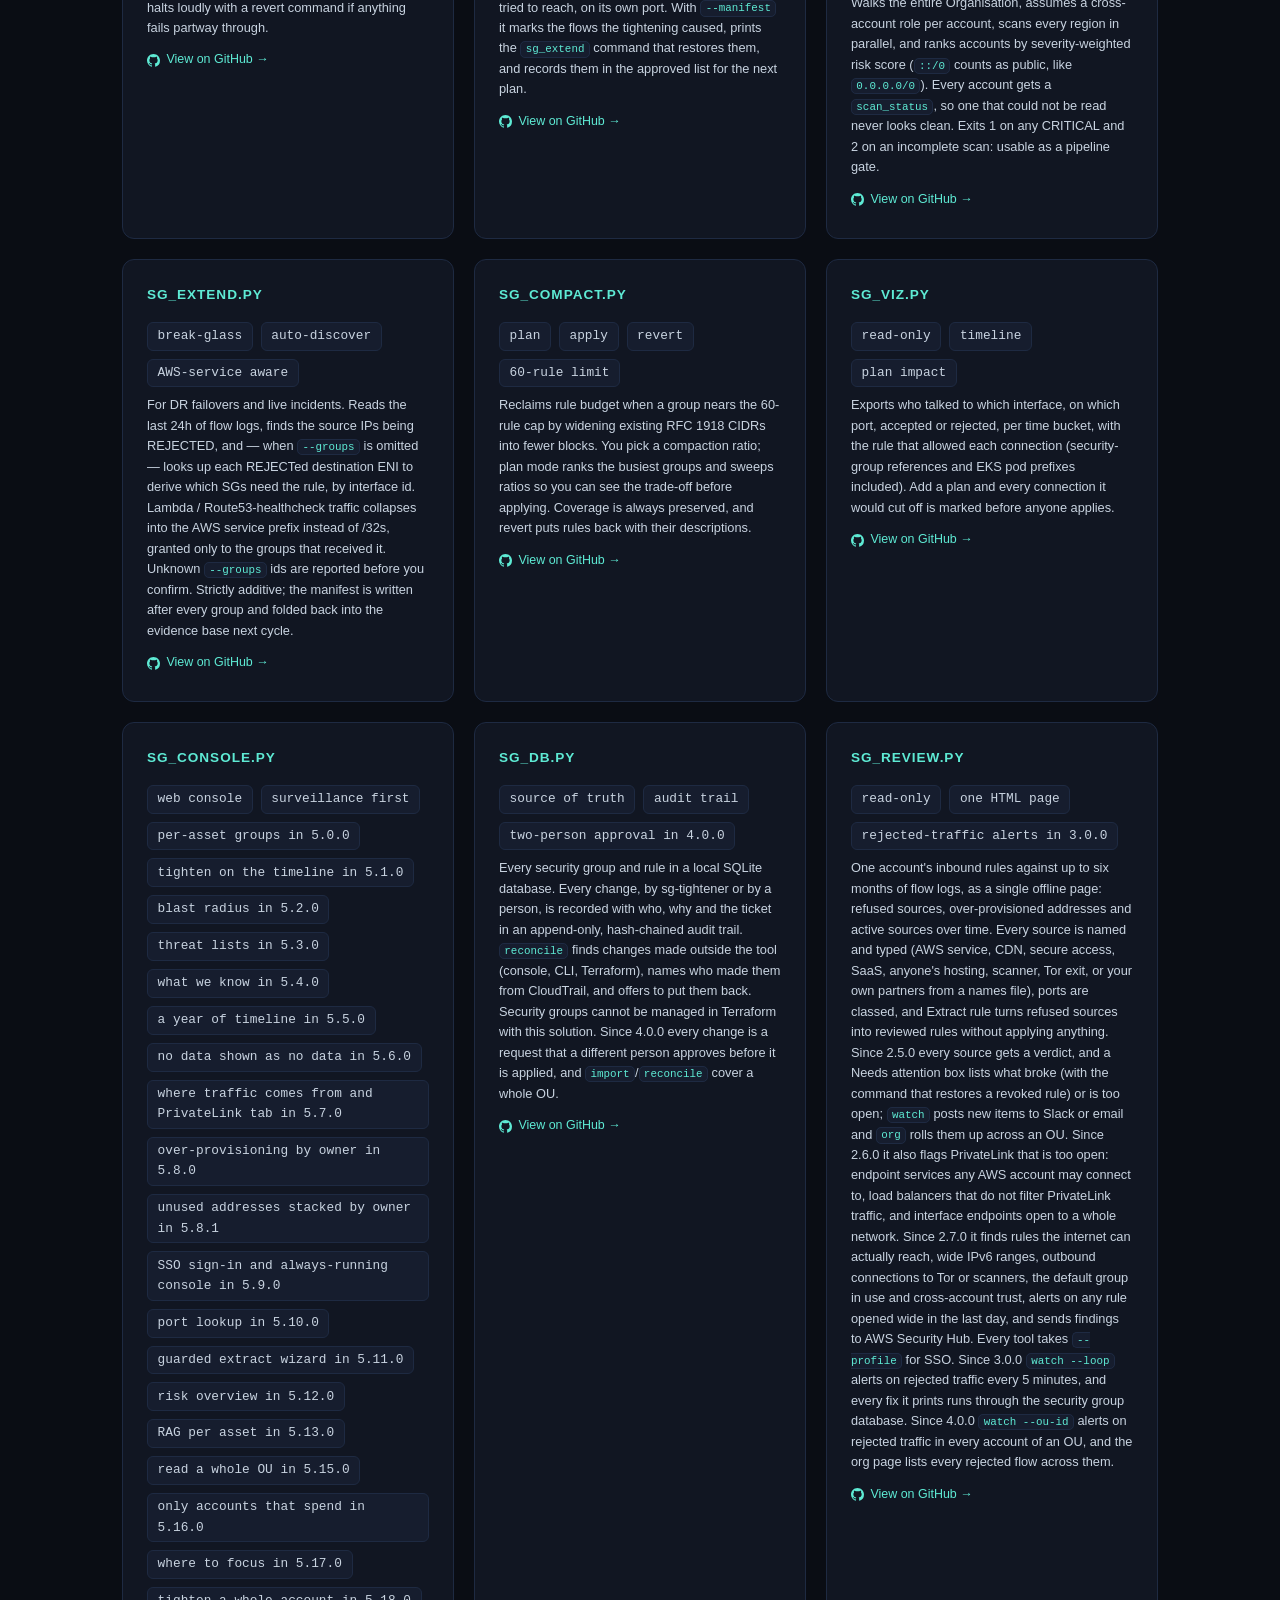
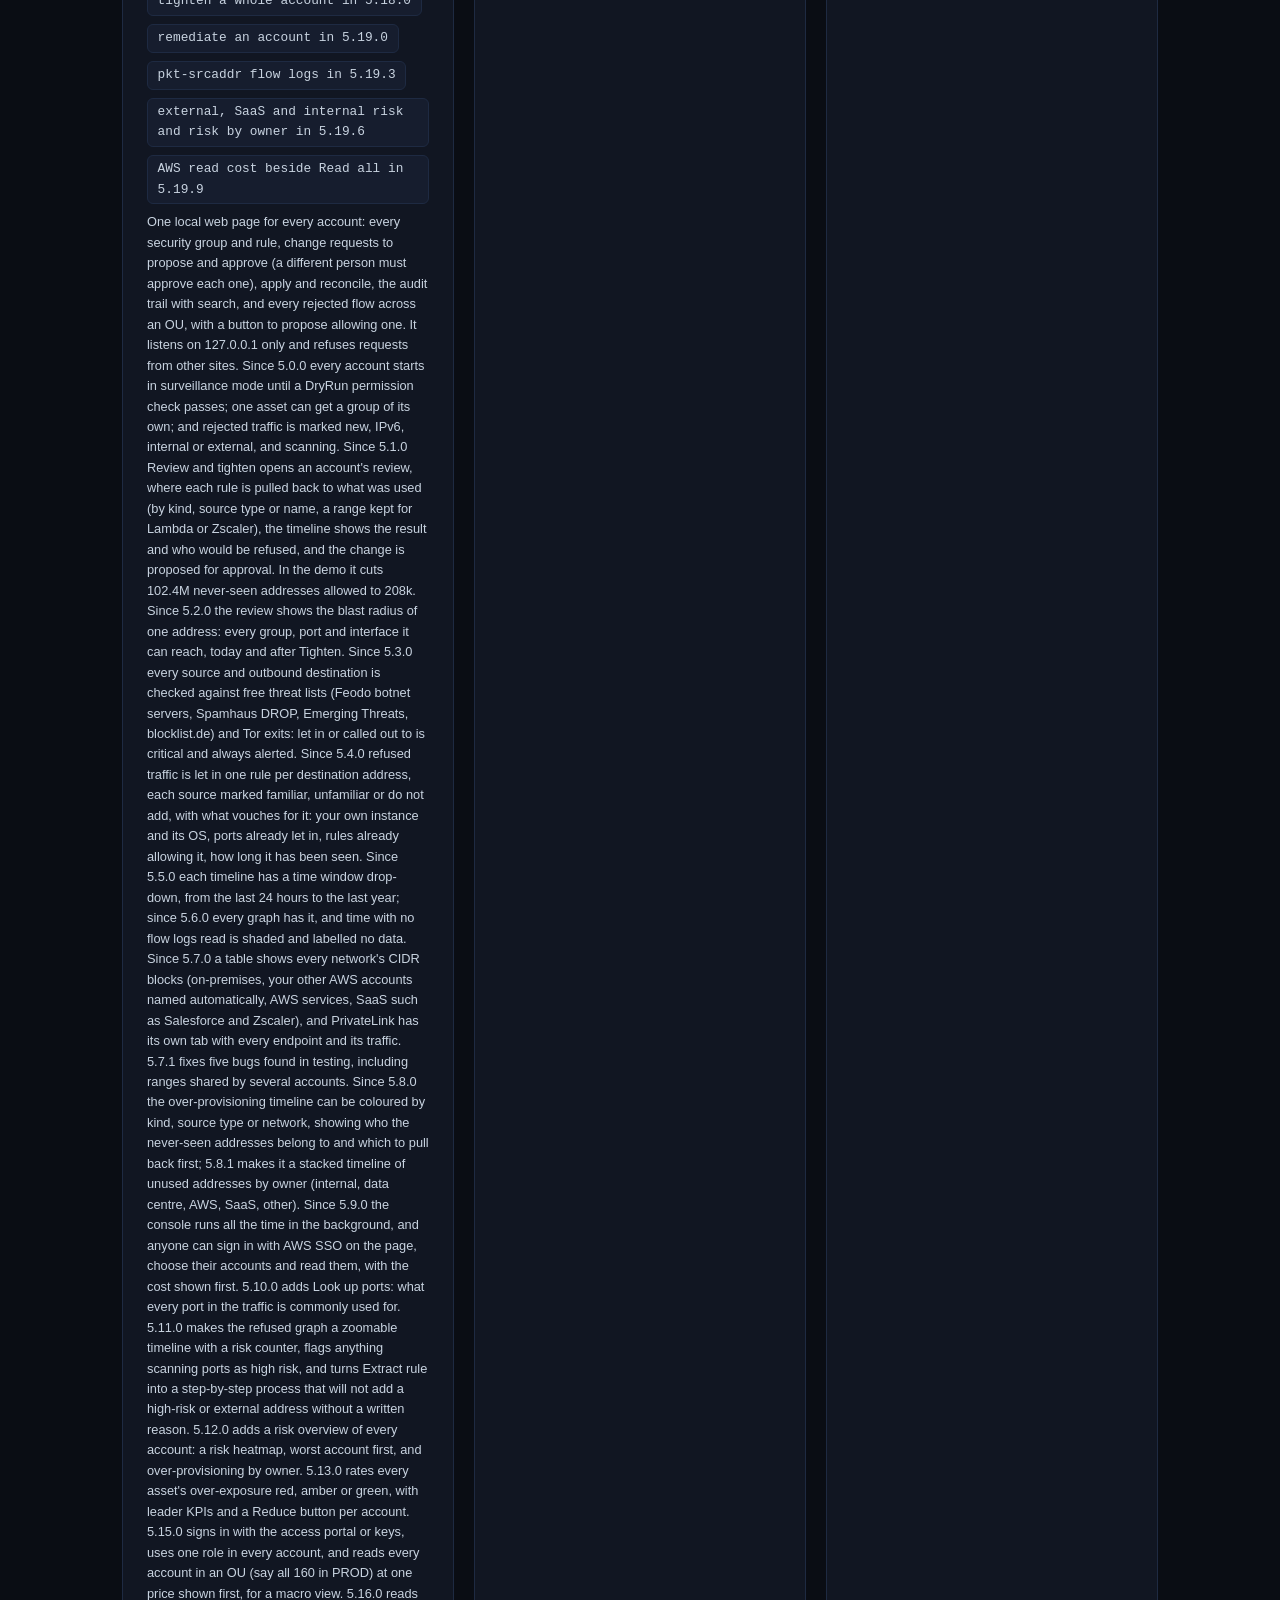
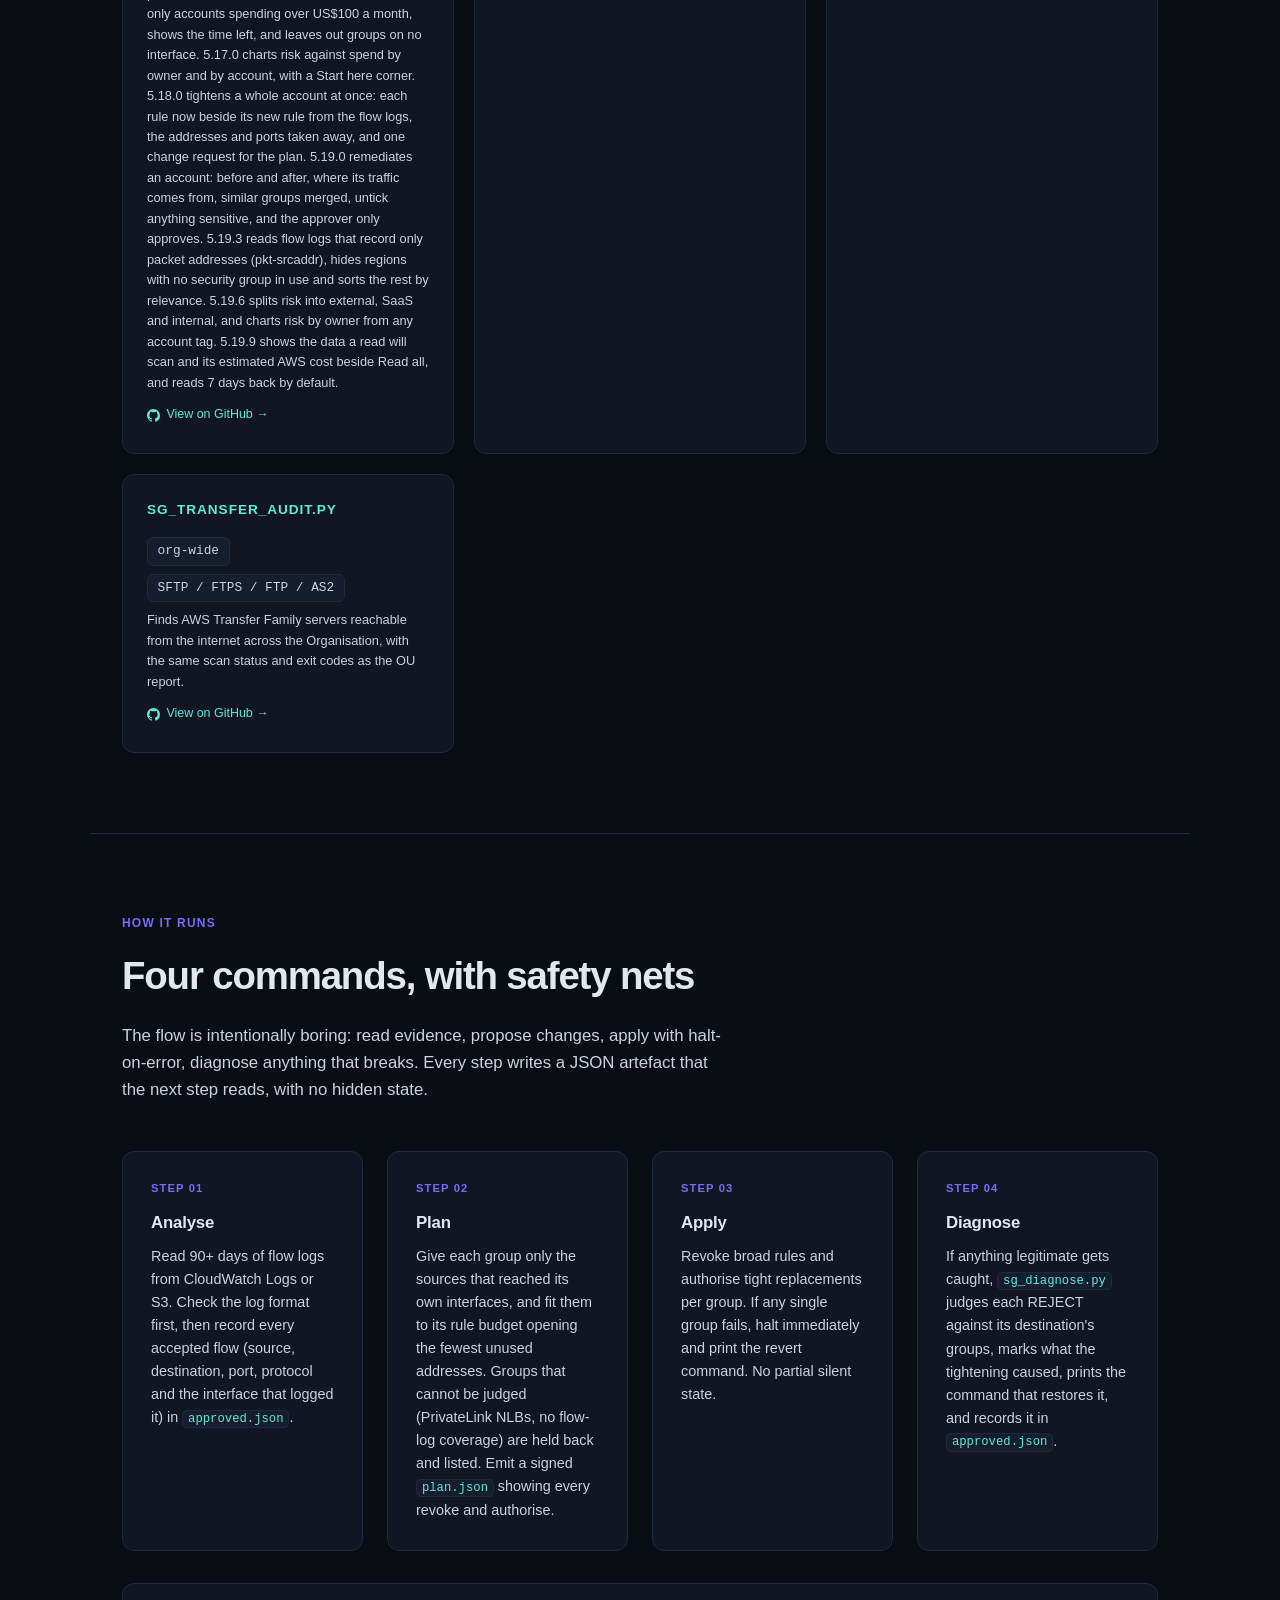
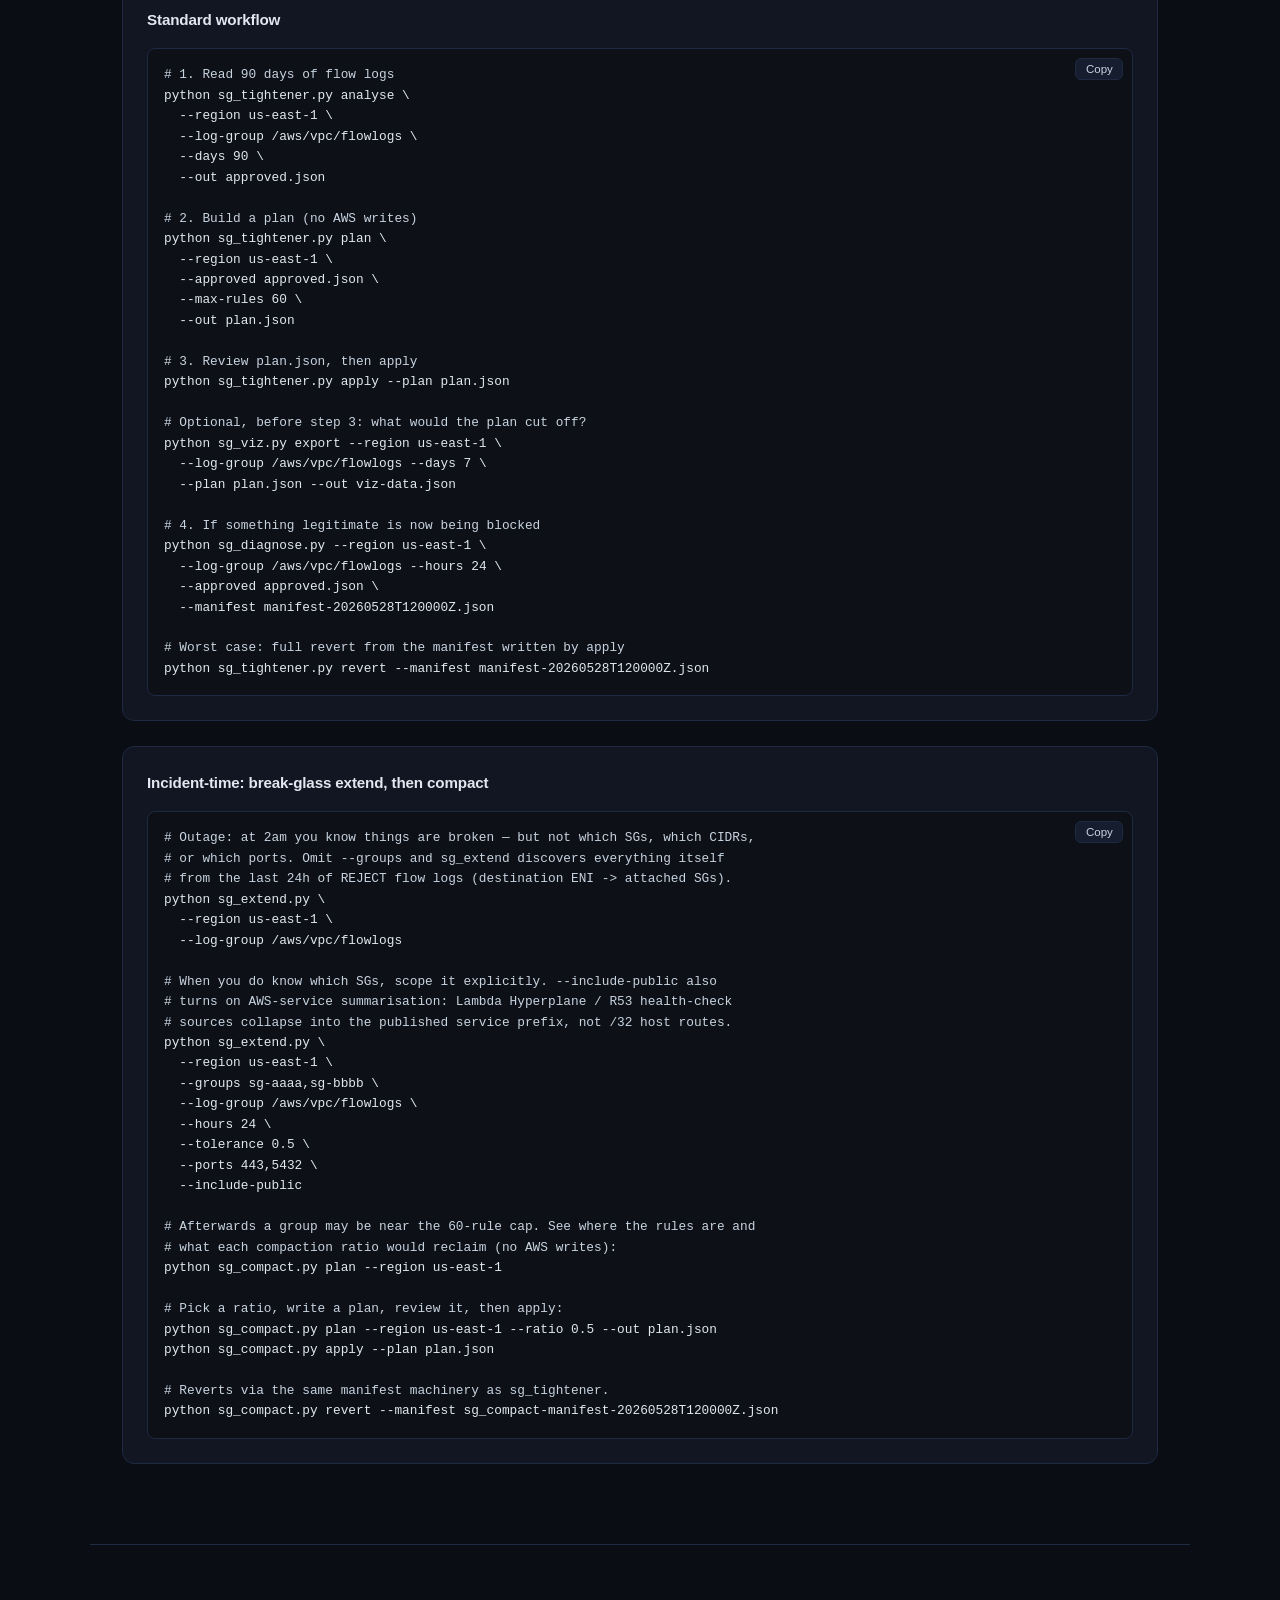
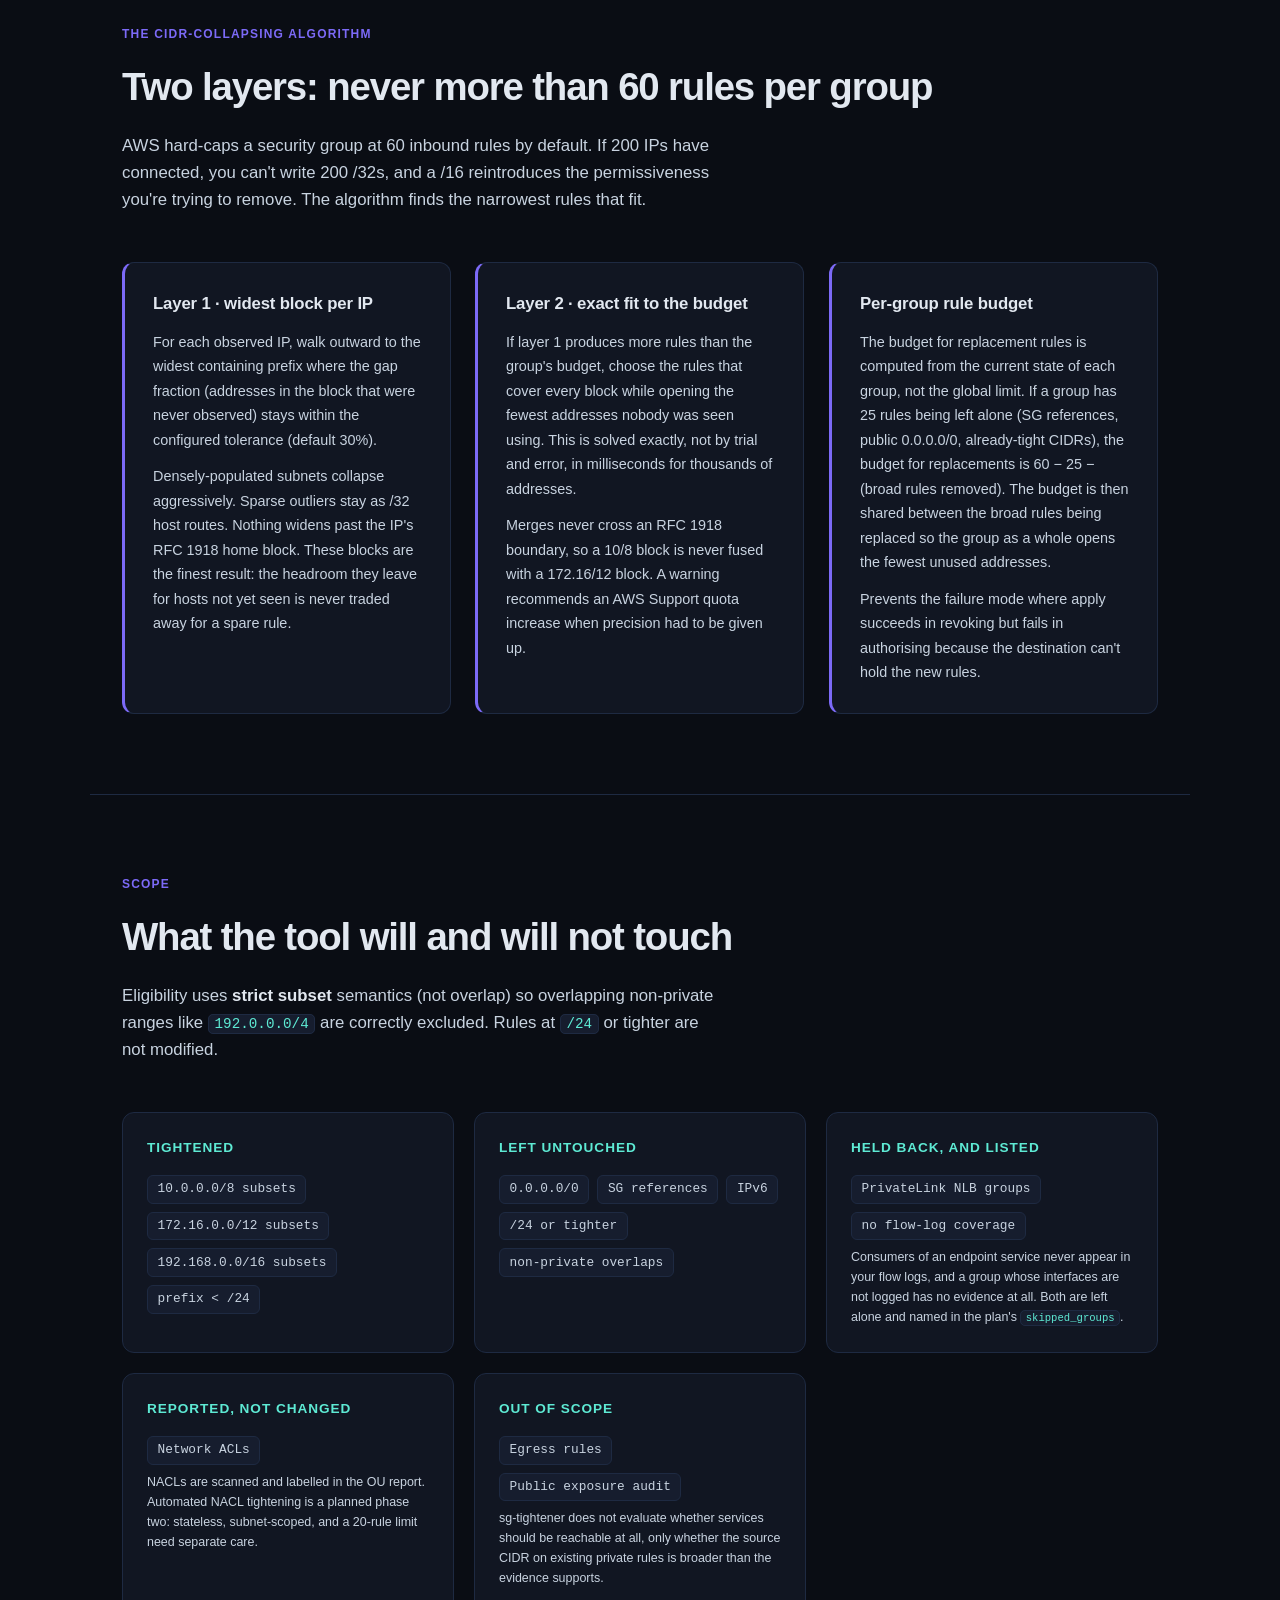
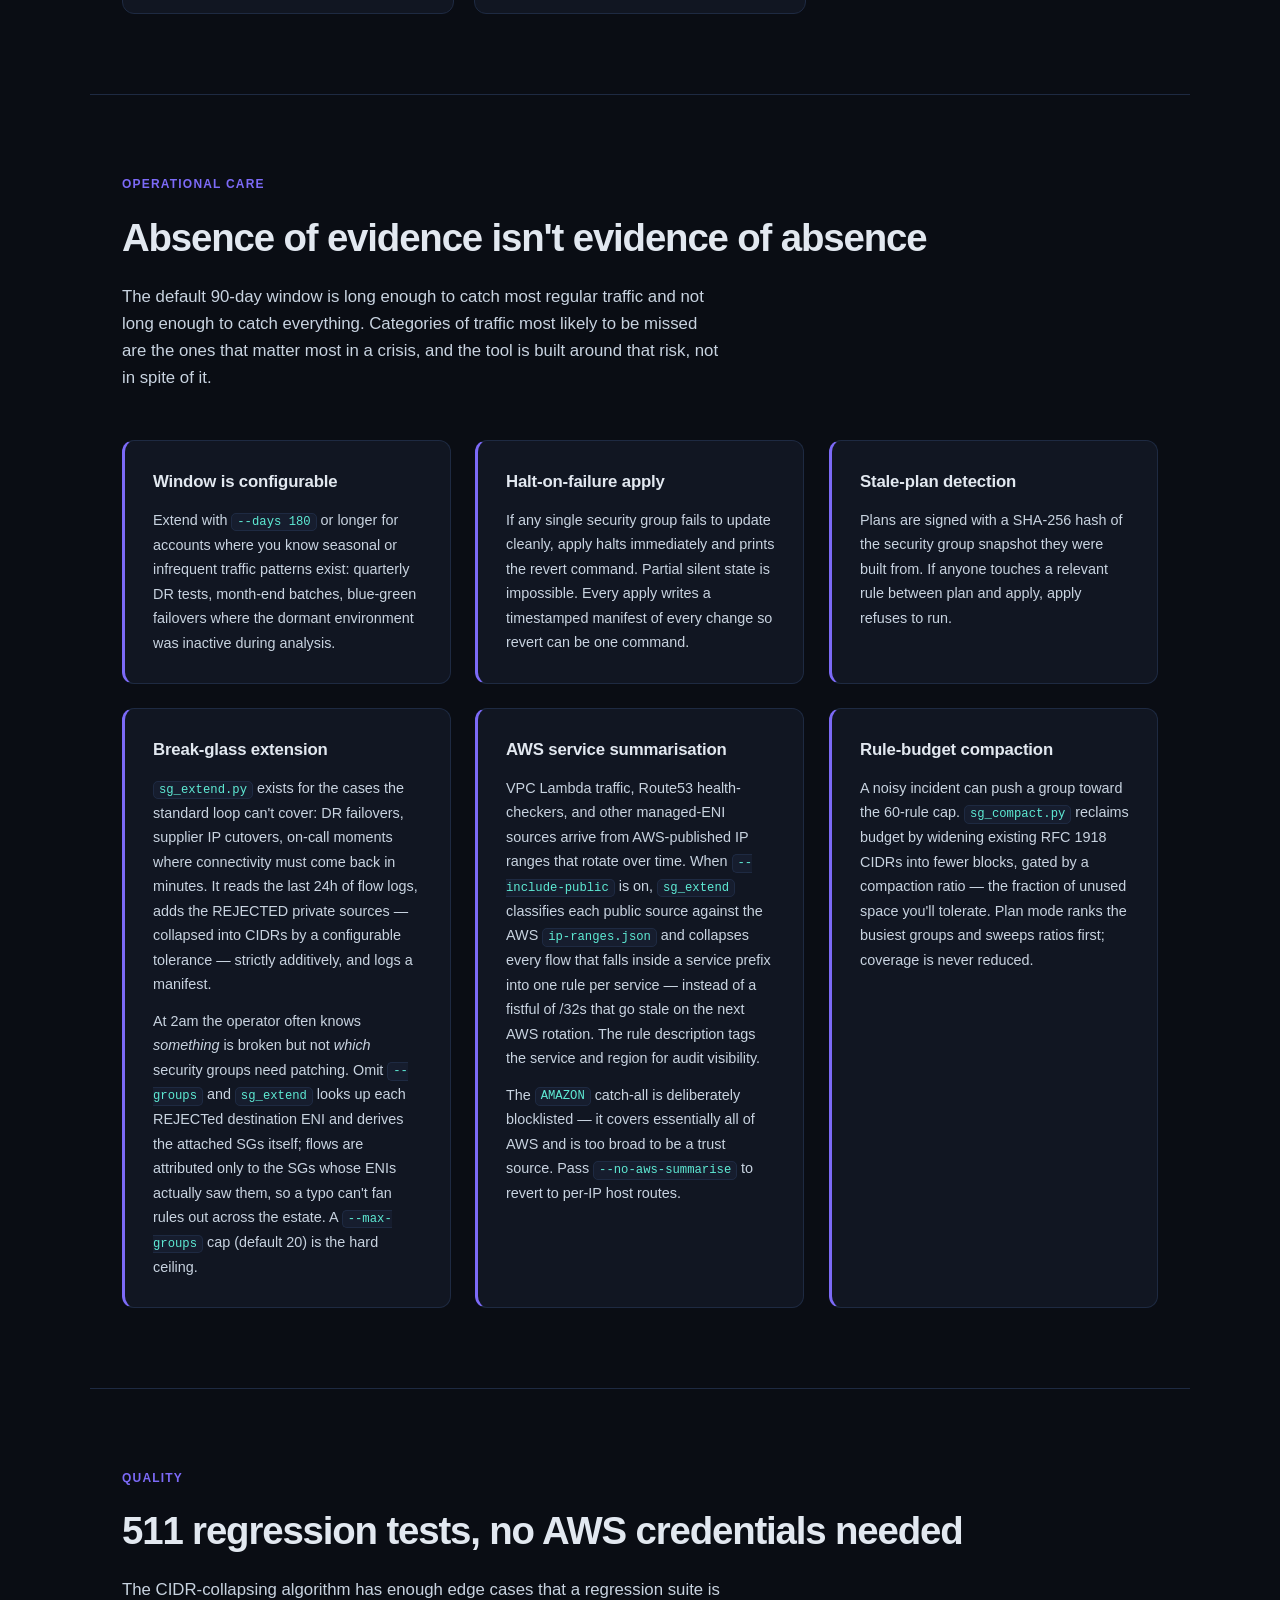
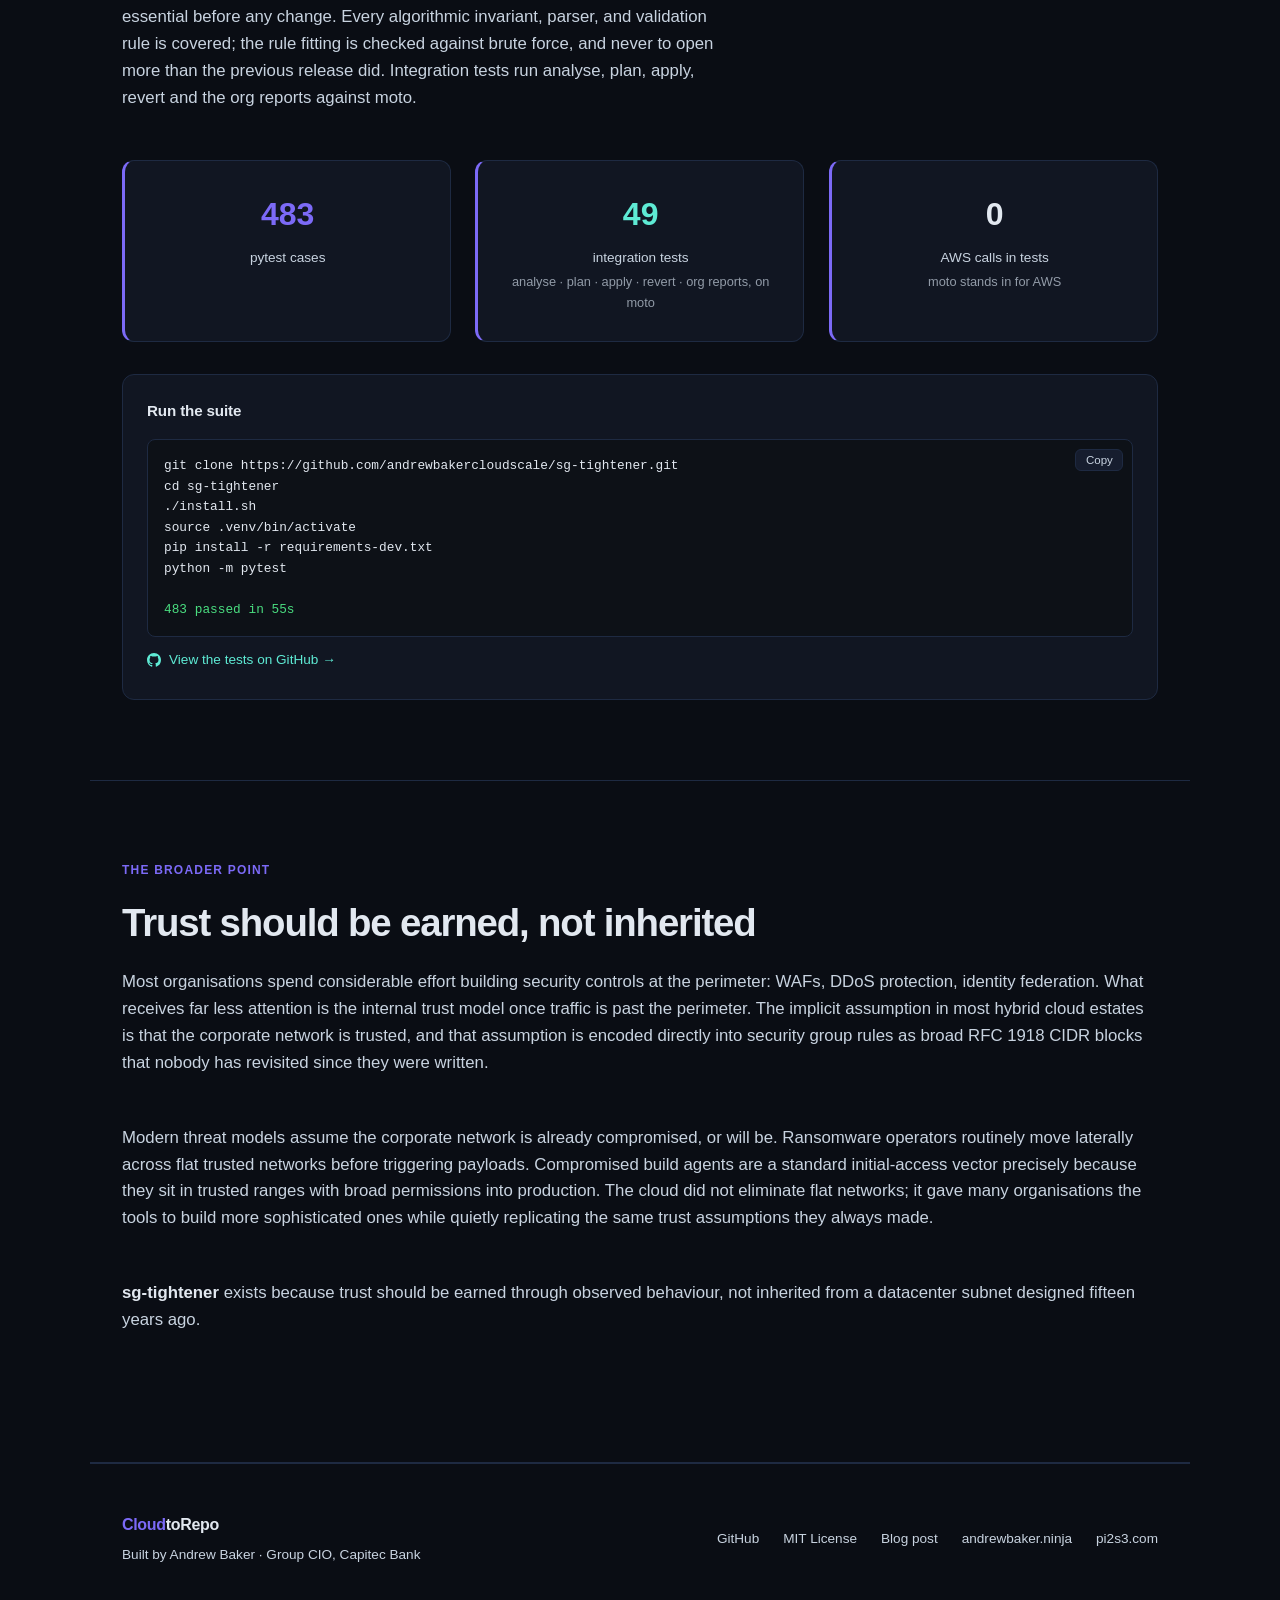
<file: tightener.html>
<!DOCTYPE html>
<html lang="en">
<head>
  <meta charset="UTF-8" />
  <meta name="viewport" content="width=device-width, initial-scale=1.0" />
  <title>Least-privilege AWS security groups from VPC flow logs | sg-tightener</title>
  <link rel="icon" type="image/svg+xml" href="favicon.svg" />
  <link rel="icon" type="image/png" href="favicon.png" />
  <link rel="shortcut icon" href="favicon.svg" />
  <meta name="description" content="Least-privilege AWS security groups: stop pinning broad CIDR blocks like 10.0.0.0/8 in Terraform: every security group lives in a local database with an audit trail. sg-tightener fits each security group's rules to the fewest IP addresses VPC flow logs show actually connect. Open source, reversible." />
  <meta name="keywords" content="AWS security groups, security group rules, least privilege, VPC flow logs, Terraform security groups, CIDR, zero trust, microsegmentation, lateral movement, AWS network security" />
  <link rel="canonical" href="https://cloudtorepo.com/tightener.html" />
  <meta property="og:title" content="sg-tightener: least-privilege AWS security groups from VPC flow logs" />
  <meta property="og:description" content="Every allowed IP address is a risk. Replace broad CIDR blocks frozen in Terraform with the fewest addresses that cover real traffic." />
  <meta property="og:image" content="https://cloudtorepo.com/sg-tightener-social.png" />
  <meta property="og:image:width" content="1280" />
  <meta property="og:image:height" content="640" />
  <meta name="twitter:card" content="summary_large_image" />
  <meta name="twitter:title" content="Least-privilege AWS security groups from VPC flow logs" />
  <meta name="twitter:image" content="https://cloudtorepo.com/sg-tightener-social.png" />
  <meta property="og:url" content="https://cloudtorepo.com/tightener.html" />
  <meta property="og:type" content="website" />
  <link rel="stylesheet" href="style.css" />
  <script type="application/ld+json">
  {"@context": "https://schema.org", "@type": "SoftwareApplication", "name": "sg-tightener",
   "applicationCategory": "SecurityApplication", "operatingSystem": "macOS, Linux, Windows (Python 3.9+)",
   "description": "Least-privilege AWS security groups from VPC flow logs: replaces broad CIDR rules with the fewest IP ranges that cover observed traffic, with plan, apply, revert, diagnose and an HTML security group review.",
   "url": "https://cloudtorepo.com/tightener.html", "codeRepository": "https://github.com/andrewbakercloudscale/sg-tightener",
   "license": "https://opensource.org/licenses/MIT", "offers": {"@type": "Offer", "price": "0", "priceCurrency": "USD"}}
  </script>
</head>
<body>

<!-- NAV -->
<nav>
  <a class="nav-logo" href="index.html"><span>Cloud</span>toRepo</a>
  <div class="nav-links">
    <a href="index.html" class="hide-sm">← cloudtorepo.com</a>
    <a class="btn-gh" href="https://github.com/andrewbakercloudscale/sg-tightener" target="_blank" rel="noopener">
      <svg width="16" height="16" viewBox="0 0 16 16" fill="currentColor"><path d="M8 0C3.58 0 0 3.58 0 8c0 3.54 2.29 6.53 5.47 7.59.4.07.55-.17.55-.38 0-.19-.01-.82-.01-1.49-2.01.37-2.53-.49-2.69-.94-.09-.23-.48-.94-.82-1.13-.28-.15-.68-.52-.01-.53.63-.01 1.08.58 1.23.82.72 1.21 1.87.87 2.33.66.07-.52.28-.87.51-1.07-1.78-.2-3.64-.89-3.64-3.95 0-.87.31-1.59.82-2.15-.08-.2-.36-1.02.08-2.12 0 0 .67-.21 2.2.82.64-.18 1.32-.27 2-.27.68 0 1.36.09 2 .27 1.53-1.04 2.2-.82 2.2-.82.44 1.1.16 1.92.08 2.12.51.56.82 1.27.82 2.15 0 3.07-1.87 3.75-3.65 3.95.29.25.54.73.54 1.48 0 1.07-.01 1.93-.01 2.2 0 .21.15.46.55.38A8.013 8.013 0 0016 8c0-4.42-3.58-8-8-8z"/></svg>
      GitHub
    </a>
  </div>
</nav>

<!-- PAGE HERO -->
<div class="page-hero">
  <div class="page-hero-label">Security extension</div>
  <h1>Least-privilege AWS security groups, from VPC flow logs</h1>
  <p>
    Most enterprise AWS estates did not move to the cloud; they extended into it.
    Direct Connect lands, someone writes a <code>10.0.0.0/16</code> rule, and that
    rule sits there through every reorg and audit, silently trusting 65,536 addresses
    for years. <strong style="color:var(--text);">sg-tightener</strong> reads your VPC flow logs,
    observes which IPs have actually connected, and replaces those broad rules with
    the tightest covering CIDRs, without breaching AWS rule limits.
  </p>
  <p style="margin-top:0.75rem;">
    <strong style="color:var(--text);">The shift:</strong> security group sources are not
    configuration to freeze in Terraform. Every IP address a rule lets in is risk, and each group's
    limited rule slots are a budget to spend on the fewest addresses that cover real traffic.
  </p>
  <div class="hero-actions" style="margin-top:1.5rem;">
    <a class="btn-primary" href="https://github.com/andrewbakercloudscale/sg-tightener" target="_blank" rel="noopener">
      <svg width="16" height="16" viewBox="0 0 16 16" fill="currentColor"><path d="M8 0C3.58 0 0 3.58 0 8c0 3.54 2.29 6.53 5.47 7.59.4.07.55-.17.55-.38 0-.19-.01-.82-.01-1.49-2.01.37-2.53-.49-2.69-.94-.09-.23-.48-.94-.82-1.13-.28-.15-.68-.52-.01-.53.63-.01 1.08.58 1.23.82.72 1.21 1.87.87 2.33.66.07-.52.28-.87.51-1.07-1.78-.2-3.64-.89-3.64-3.95 0-.87.31-1.59.82-2.15-.08-.2-.36-1.02.08-2.12 0 0 .67-.21 2.2.82.64-.18 1.32-.27 2-.27.68 0 1.36.09 2 .27 1.53-1.04 2.2-.82 2.2-.82.44 1.1.16 1.92.08 2.12.51.56.82 1.27.82 2.15 0 3.07-1.87 3.75-3.65 3.95.29.25.54.73.54 1.48 0 1.07-.01 1.93-.01 2.2 0 .21.15.46.55.38A8.013 8.013 0 0016 8c0-4.42-3.58-8-8-8z"/></svg>
      View sg-tightener on GitHub
    </a>
    <a class="btn-outline" href="https://github.com/andrewbakercloudscale/sg-tightener#documentation" target="_blank" rel="noopener">Read the documentation →</a>
  </div>
</div>

<!-- THE SHIFT -->
<hr class="divider" />
<section id="shift">
  <div class="section-label">The fundamental shift</div>
  <h2>IP addresses are risk, not configuration</h2>
  <p class="section-intro" style="max-width:100%;">
    Most organisations treat AWS security groups as static configuration. Someone writes the inbound
    rules once, usually in Terraform, and they stay for years. Nobody knows ahead of time exactly which
    servers, data centre hosts, VPN users or partner systems will call a service, and a security group
    holds only about 60 rules, so people do the one thing sure to work: they let in whole blocks.
  </p>
  <div class="service-grid" style="margin-top:1.5rem;">
    <div class="service-card reveal" style="border-color:rgba(208,59,59,.55);">
      <h3>The old world</h3>
      <div class="tags"><span class="tag">hand-written</span><span class="tag">pinned in Terraform</span><span class="tag">only grows</span></div>
      <pre style="margin-top:0.75rem;"><span class="kw">ingress</span> {
  from_port   = <span class="str">5432</span>
  to_port     = <span class="str">5432</span>
  protocol    = <span class="str">"tcp"</span>
  cidr_blocks = [<span class="str">"10.0.0.0/8"</span>]  <span class="cm"># 16.7 million addresses</span>
}</pre>
      <ul style="font-size:0.85rem;color:var(--muted);margin-top:0.75rem;padding-left:1.1rem;line-height:1.6;">
        <li><strong style="color:var(--text);">Enormous pools:</strong> a <code>/8</code> is 16.7 million addresses, a data centre <code>/16</code> 65,536, for a database with a dozen real callers.</li>
        <li><strong style="color:var(--text);">Rules only grow:</strong> removing a range might break something nobody can name, so nobody does.</li>
        <li><strong style="color:var(--text);">Terraform makes it permanent:</strong> narrowing a rule by hand is undone on the next <code>terraform apply</code>, and the rule is copied into every environment.</li>
        <li><strong style="color:var(--text);">Trust follows the network:</strong> any compromised laptop, build agent or forgotten VM in that range reaches your databases and admin ports directly.</li>
      </ul>
    </div>
    <div class="service-card reveal" style="border-color:rgba(47,158,91,.55);">
      <h3>The new world</h3>
      <div class="tags"><span class="tag">evidence-driven</span><span class="tag">out of Terraform</span><span class="tag">shrinks over time</span></div>
      <ol style="font-size:0.85rem;color:var(--muted);margin-top:0.75rem;padding-left:1.1rem;line-height:1.6;">
        <li><strong style="color:var(--text);">Take security groups out of Terraform, completely.</strong> Every group and rule lives in sg-tightener's local database with a hash-chained audit trail of who changed what and why. Terraform keeps the attachments and refers to groups by id. You cannot manage security groups in Terraform with this solution.</li>
        <li><strong style="color:var(--text);">Let evidence decide who gets in.</strong> VPC flow logs show which addresses actually reached each interface, on which port, over months.</li>
        <li><strong style="color:var(--text);">Let an algorithm spend the rule budget.</strong> When the callers do not fit, sg-tightener chooses exactly the blocks that open the fewest addresses nobody was seen using.</li>
        <li><strong style="color:var(--text);">Make it safe.</strong> Plan, review, apply with a manifest, revert; diagnose what a change cut off; review and alert when something breaks or a rule is too open.</li>
      </ol>
    </div>
  </div>
  <div style="overflow-x:auto;margin-top:1.5rem;">
    <table style="width:100%;border-collapse:collapse;font-size:0.85rem;">
      <thead><tr style="text-align:left;border-bottom:1px solid var(--border);"><th style="padding:0.6rem;"></th><th style="padding:0.6rem;">Old world</th><th style="padding:0.6rem;">New world</th></tr></thead>
      <tbody style="color:var(--muted);">
        <tr style="border-bottom:1px solid var(--border);"><td style="padding:0.6rem;color:var(--text);">Who decides the sources</td><td style="padding:0.6rem;">A person, once, guessing</td><td style="padding:0.6rem;">Flow log evidence, refreshed</td></tr>
        <tr style="border-bottom:1px solid var(--border);"><td style="padding:0.6rem;color:var(--text);">Where they live</td><td style="padding:0.6rem;">Hard-coded in Terraform</td><td style="padding:0.6rem;">A local database with an audit trail; never Terraform</td></tr>
        <tr style="border-bottom:1px solid var(--border);"><td style="padding:0.6rem;color:var(--text);">Typical rule</td><td style="padding:0.6rem;"><code>10.0.0.0/8</code> or a data centre <code>/16</code></td><td style="padding:0.6rem;">The fewest exact blocks covering the real callers</td></tr>
        <tr style="border-bottom:1px solid var(--border);"><td style="padding:0.6rem;color:var(--text);">Addresses let in</td><td style="padding:0.6rem;">Millions</td><td style="padding:0.6rem;">Tens to hundreds</td></tr>
        <tr style="border-bottom:1px solid var(--border);"><td style="padding:0.6rem;color:var(--text);">One compromised host can reach</td><td style="padding:0.6rem;">Everything that trusts its network</td><td style="padding:0.6rem;">Only what it was already talking to</td></tr>
        <tr><td style="padding:0.6rem;color:var(--text);">Over time</td><td style="padding:0.6rem;">Rules grow, never shrink</td><td style="padding:0.6rem;">Unused access is found and removed</td></tr>
      </tbody>
    </table>
  </div>
  <p class="section-intro" style="max-width:100%;margin-top:1.5rem;">
    With ransomware crews, supply chain compromises and state actors all working from a first foothold
    inside the network, <strong style="color:var(--text);">trusting an entire data centre or corporate
    CIDR block is an extremely high-risk strategy</strong>. The attacker does not need an exploit, only an
    address in a range you already allow.
    <a href="https://github.com/andrewbakercloudscale/sg-tightener/blob/main/docs/terraform.md" target="_blank" rel="noopener" style="color:var(--accent2);">How to move security groups out of Terraform, once, without an outage →</a>
  </p>
</section>

<!-- HEADLINE NUMBERS -->
<hr class="divider" />
<section id="impact">
  <div class="section-label">What the reduction looks like</div>
  <h2>From 196,608 trusted addresses to 74</h2>
  <p class="section-intro">
    Worked example from a typical three-year-old account with a Direct Connect path
    from a corporate datacenter. Every replacement CIDR was empirically derived from
    90 days of accepted connections in VPC flow logs.
  </p>

  <div style="margin-top:2rem;">
    <div class="output-card reveal" style="background:var(--surface);border:1px solid var(--border);border-radius:var(--radius);padding:1.5rem;">
      <h3 style="font-size:0.95rem;font-weight:600;margin-bottom:1rem;">Before &rarr; after</h3>
<pre><span class="cm"># Before                                                  After</span>
<span class="kw">10.0.0.0/16</span>  on tcp/443     (65,536 trusted)  &rarr;  <span class="str">10.0.10.0/27, 10.0.20.10/31</span>     (34 trusted)
<span class="kw">10.4.0.0/16</span>  on tcp/5432    (65,536 trusted)  &rarr;  <span class="str">10.4.8.0/29</span>                     (8 trusted)
<span class="kw">10.8.0.0/16</span>  on tcp/8443    (65,536 trusted)  &rarr;  <span class="str">10.8.2.0/28, 10.8.16.0/28</span>      (32 trusted)
<span class="cm">--------------------------------------------------------------------</span>
Total trusted address space:    <span class="kw">196,608</span>  &rarr;  <span class="str">74</span>
Lateral-movement surface area reduction:  <span class="str">99.96%</span></pre>
    </div>
  </div>
</section>

<!-- THE TOOLS -->
<hr class="divider" />
<section id="tools">
  <div class="section-label">Tools in the suite</div>
  <h2>Eight scripts, one purpose</h2>
  <p class="section-intro">
    Each tool covers a single responsibility. They share an approved-IPs file
    as the source of truth, so the same observed evidence flows through analyse,
    plan, apply, diagnose, and revert &mdash; with break-glass extend and rule
    compaction either side for live incidents.
  </p>

  <div class="service-grid">
    <div class="service-card reveal">
      <h3>sg_tightener.py</h3>
      <div class="tags">
        <span class="tag">analyse</span><span class="tag">plan</span><span class="tag">apply</span><span class="tag">revert</span>
      </div>
      <p style="font-size:0.8rem;color:var(--muted);margin-top:0.5rem;">
        Reads VPC flow logs (CloudWatch Logs or S3), builds a plan, applies it
        atomically per group, and halts loudly with a revert command if anything
        fails partway through.
      </p>
      <a href="https://github.com/andrewbakercloudscale/sg-tightener/blob/main/sg_tightener.py" target="_blank" rel="noopener" style="display:inline-flex;align-items:center;gap:0.4rem;margin-top:0.75rem;font-size:0.78rem;color:var(--accent2);text-decoration:none;"><svg width="13" height="13" viewBox="0 0 16 16" fill="currentColor"><path d="M8 0C3.58 0 0 3.58 0 8c0 3.54 2.29 6.53 5.47 7.59.4.07.55-.17.55-.38 0-.19-.01-.82-.01-1.49-2.01.37-2.53-.49-2.69-.94-.09-.23-.48-.94-.82-1.13-.28-.15-.68-.52-.01-.53.63-.01 1.08.58 1.23.82.72 1.21 1.87.87 2.33.66.07-.52.28-.87.51-1.07-1.78-.2-3.64-.89-3.64-3.95 0-.87.31-1.59.82-2.15-.08-.2-.36-1.02.08-2.12 0 0 .67-.21 2.2.82.64-.18 1.32-.27 2-.27.68 0 1.36.09 2 .27 1.53-1.04 2.2-.82 2.2-.82.44 1.1.16 1.92.08 2.12.51.56.82 1.27.82 2.15 0 3.07-1.87 3.75-3.65 3.95.29.25.54.73.54 1.48 0 1.07-.01 1.93-.01 2.2 0 .21.15.46.55.38A8.013 8.013 0 0016 8c0-4.42-3.58-8-8-8z"/></svg>View on GitHub →</a>
    </div>
    <div class="service-card reveal">
      <h3>sg_diagnose.py</h3>
      <div class="tags">
        <span class="tag">post-deploy</span><span class="tag">rejects</span><span class="tag">merge</span>
      </div>
      <p style="font-size:0.8rem;color:var(--muted);margin-top:0.5rem;">
        Judges every REJECTED private flow the way AWS did: against the groups on
        the interface it tried to reach, on its own port. With
        <code>--manifest</code> it marks the flows the tightening caused, prints
        the <code>sg_extend</code> command that restores them, and records them
        in the approved list for the next plan.
      </p>
      <a href="https://github.com/andrewbakercloudscale/sg-tightener/blob/main/sg_diagnose.py" target="_blank" rel="noopener" style="display:inline-flex;align-items:center;gap:0.4rem;margin-top:0.75rem;font-size:0.78rem;color:var(--accent2);text-decoration:none;"><svg width="13" height="13" viewBox="0 0 16 16" fill="currentColor"><path d="M8 0C3.58 0 0 3.58 0 8c0 3.54 2.29 6.53 5.47 7.59.4.07.55-.17.55-.38 0-.19-.01-.82-.01-1.49-2.01.37-2.53-.49-2.69-.94-.09-.23-.48-.94-.82-1.13-.28-.15-.68-.52-.01-.53.63-.01 1.08.58 1.23.82.72 1.21 1.87.87 2.33.66.07-.52.28-.87.51-1.07-1.78-.2-3.64-.89-3.64-3.95 0-.87.31-1.59.82-2.15-.08-.2-.36-1.02.08-2.12 0 0 .67-.21 2.2.82.64-.18 1.32-.27 2-.27.68 0 1.36.09 2 .27 1.53-1.04 2.2-.82 2.2-.82.44 1.1.16 1.92.08 2.12.51.56.82 1.27.82 2.15 0 3.07-1.87 3.75-3.65 3.95.29.25.54.73.54 1.48 0 1.07-.01 1.93-.01 2.2 0 .21.15.46.55.38A8.013 8.013 0 0016 8c0-4.42-3.58-8-8-8z"/></svg>View on GitHub →</a>
    </div>
    <div class="service-card reveal">
      <h3>sg_ou_report.py</h3>
      <div class="tags">
        <span class="tag">org-wide</span><span class="tag">SG + NACL</span><span class="tag">risk score</span>
      </div>
      <p style="font-size:0.8rem;color:var(--muted);margin-top:0.5rem;">
        Walks the entire Organisation, assumes a cross-account role per account,
        scans every region in parallel, and ranks accounts by severity-weighted
        risk score (<code>::/0</code> counts as public, like <code>0.0.0.0/0</code>).
        Every account gets a <code>scan_status</code>, so one that could not be
        read never looks clean. Exits 1 on any CRITICAL and 2 on an incomplete
        scan: usable as a pipeline gate.
      </p>
      <a href="https://github.com/andrewbakercloudscale/sg-tightener/blob/main/sg_ou_report.py" target="_blank" rel="noopener" style="display:inline-flex;align-items:center;gap:0.4rem;margin-top:0.75rem;font-size:0.78rem;color:var(--accent2);text-decoration:none;"><svg width="13" height="13" viewBox="0 0 16 16" fill="currentColor"><path d="M8 0C3.58 0 0 3.58 0 8c0 3.54 2.29 6.53 5.47 7.59.4.07.55-.17.55-.38 0-.19-.01-.82-.01-1.49-2.01.37-2.53-.49-2.69-.94-.09-.23-.48-.94-.82-1.13-.28-.15-.68-.52-.01-.53.63-.01 1.08.58 1.23.82.72 1.21 1.87.87 2.33.66.07-.52.28-.87.51-1.07-1.78-.2-3.64-.89-3.64-3.95 0-.87.31-1.59.82-2.15-.08-.2-.36-1.02.08-2.12 0 0 .67-.21 2.2.82.64-.18 1.32-.27 2-.27.68 0 1.36.09 2 .27 1.53-1.04 2.2-.82 2.2-.82.44 1.1.16 1.92.08 2.12.51.56.82 1.27.82 2.15 0 3.07-1.87 3.75-3.65 3.95.29.25.54.73.54 1.48 0 1.07-.01 1.93-.01 2.2 0 .21.15.46.55.38A8.013 8.013 0 0016 8c0-4.42-3.58-8-8-8z"/></svg>View on GitHub →</a>
    </div>
    <div class="service-card reveal">
      <h3>sg_extend.py</h3>
      <div class="tags">
        <span class="tag">break-glass</span><span class="tag">auto-discover</span><span class="tag">AWS-service aware</span>
      </div>
      <p style="font-size:0.8rem;color:var(--muted);margin-top:0.5rem;">
        For DR failovers and live incidents. Reads the last 24h of flow logs,
        finds the source IPs being REJECTED, and &mdash; when <code>--groups</code>
        is omitted &mdash; looks up each REJECTed destination ENI to derive which
        SGs need the rule, by interface id. Lambda / Route53-healthcheck traffic
        collapses into the AWS service prefix instead of /32s, granted only to
        the groups that received it. Unknown <code>--groups</code> ids are
        reported before you confirm. Strictly additive; the manifest is written
        after every group and folded back into the evidence base next cycle.
      </p>
      <a href="https://github.com/andrewbakercloudscale/sg-tightener/blob/main/sg_extend.py" target="_blank" rel="noopener" style="display:inline-flex;align-items:center;gap:0.4rem;margin-top:0.75rem;font-size:0.78rem;color:var(--accent2);text-decoration:none;"><svg width="13" height="13" viewBox="0 0 16 16" fill="currentColor"><path d="M8 0C3.58 0 0 3.58 0 8c0 3.54 2.29 6.53 5.47 7.59.4.07.55-.17.55-.38 0-.19-.01-.82-.01-1.49-2.01.37-2.53-.49-2.69-.94-.09-.23-.48-.94-.82-1.13-.28-.15-.68-.52-.01-.53.63-.01 1.08.58 1.23.82.72 1.21 1.87.87 2.33.66.07-.52.28-.87.51-1.07-1.78-.2-3.64-.89-3.64-3.95 0-.87.31-1.59.82-2.15-.08-.2-.36-1.02.08-2.12 0 0 .67-.21 2.2.82.64-.18 1.32-.27 2-.27.68 0 1.36.09 2 .27 1.53-1.04 2.2-.82 2.2-.82.44 1.1.16 1.92.08 2.12.51.56.82 1.27.82 2.15 0 3.07-1.87 3.75-3.65 3.95.29.25.54.73.54 1.48 0 1.07-.01 1.93-.01 2.2 0 .21.15.46.55.38A8.013 8.013 0 0016 8c0-4.42-3.58-8-8-8z"/></svg>View on GitHub →</a>
    </div>
    <div class="service-card reveal">
      <h3>sg_compact.py</h3>
      <div class="tags">
        <span class="tag">plan</span><span class="tag">apply</span><span class="tag">revert</span><span class="tag">60-rule limit</span>
      </div>
      <p style="font-size:0.8rem;color:var(--muted);margin-top:0.5rem;">
        Reclaims rule budget when a group nears the 60-rule cap by widening
        existing RFC 1918 CIDRs into fewer blocks. You pick a compaction ratio;
        plan mode ranks the busiest groups and sweeps ratios so you can see the
        trade-off before applying. Coverage is always preserved, and revert puts
        rules back with their descriptions.
      </p>
      <a href="https://github.com/andrewbakercloudscale/sg-tightener/blob/main/sg_compact.py" target="_blank" rel="noopener" style="display:inline-flex;align-items:center;gap:0.4rem;margin-top:0.75rem;font-size:0.78rem;color:var(--accent2);text-decoration:none;"><svg width="13" height="13" viewBox="0 0 16 16" fill="currentColor"><path d="M8 0C3.58 0 0 3.58 0 8c0 3.54 2.29 6.53 5.47 7.59.4.07.55-.17.55-.38 0-.19-.01-.82-.01-1.49-2.01.37-2.53-.49-2.69-.94-.09-.23-.48-.94-.82-1.13-.28-.15-.68-.52-.01-.53.63-.01 1.08.58 1.23.82.72 1.21 1.87.87 2.33.66.07-.52.28-.87.51-1.07-1.78-.2-3.64-.89-3.64-3.95 0-.87.31-1.59.82-2.15-.08-.2-.36-1.02.08-2.12 0 0 .67-.21 2.2.82.64-.18 1.32-.27 2-.27.68 0 1.36.09 2 .27 1.53-1.04 2.2-.82 2.2-.82.44 1.1.16 1.92.08 2.12.51.56.82 1.27.82 2.15 0 3.07-1.87 3.75-3.65 3.95.29.25.54.73.54 1.48 0 1.07-.01 1.93-.01 2.2 0 .21.15.46.55.38A8.013 8.013 0 0016 8c0-4.42-3.58-8-8-8z"/></svg>View on GitHub →</a>
    </div>
    <div class="service-card reveal">
      <h3>sg_viz.py</h3>
      <div class="tags">
        <span class="tag">read-only</span><span class="tag">timeline</span><span class="tag">plan impact</span>
      </div>
      <p style="font-size:0.8rem;color:var(--muted);margin-top:0.5rem;">
        Exports who talked to which interface, on which port, accepted or
        rejected, per time bucket, with the rule that allowed each connection
        (security-group references and EKS pod prefixes included). Add a plan
        and every connection it would cut off is marked before anyone applies.
      </p>
      <a href="https://github.com/andrewbakercloudscale/sg-tightener/blob/main/sg_viz.py" target="_blank" rel="noopener" style="display:inline-flex;align-items:center;gap:0.4rem;margin-top:0.75rem;font-size:0.78rem;color:var(--accent2);text-decoration:none;"><svg width="13" height="13" viewBox="0 0 16 16" fill="currentColor"><path d="M8 0C3.58 0 0 3.58 0 8c0 3.54 2.29 6.53 5.47 7.59.4.07.55-.17.55-.38 0-.19-.01-.82-.01-1.49-2.01.37-2.53-.49-2.69-.94-.09-.23-.48-.94-.82-1.13-.28-.15-.68-.52-.01-.53.63-.01 1.08.58 1.23.82.72 1.21 1.87.87 2.33.66.07-.52.28-.87.51-1.07-1.78-.2-3.64-.89-3.64-3.95 0-.87.31-1.59.82-2.15-.08-.2-.36-1.02.08-2.12 0 0 .67-.21 2.2.82.64-.18 1.32-.27 2-.27.68 0 1.36.09 2 .27 1.53-1.04 2.2-.82 2.2-.82.44 1.1.16 1.92.08 2.12.51.56.82 1.27.82 2.15 0 3.07-1.87 3.75-3.65 3.95.29.25.54.73.54 1.48 0 1.07-.01 1.93-.01 2.2 0 .21.15.46.55.38A8.013 8.013 0 0016 8c0-4.42-3.58-8-8-8z"/></svg>View on GitHub →</a>
    </div>
    <div class="service-card reveal">
      <h3>sg_console.py</h3>
      <div class="tags">
        <span class="tag">web console</span><span class="tag">surveillance first</span><span class="tag">per-asset groups in 5.0.0</span><span class="tag">tighten on the timeline in 5.1.0</span><span class="tag">blast radius in 5.2.0</span><span class="tag">threat lists in 5.3.0</span><span class="tag">what we know in 5.4.0</span><span class="tag">a year of timeline in 5.5.0</span><span class="tag">no data shown as no data in 5.6.0</span><span class="tag">where traffic comes from and PrivateLink tab in 5.7.0</span><span class="tag">over-provisioning by owner in 5.8.0</span><span class="tag">unused addresses stacked by owner in 5.8.1</span><span class="tag">SSO sign-in and always-running console in 5.9.0</span><span class="tag">port lookup in 5.10.0</span><span class="tag">guarded extract wizard in 5.11.0</span><span class="tag">risk overview in 5.12.0</span><span class="tag">RAG per asset in 5.13.0</span><span class="tag">read a whole OU in 5.15.0</span><span class="tag">only accounts that spend in 5.16.0</span><span class="tag">where to focus in 5.17.0</span><span class="tag">tighten a whole account in 5.18.0</span><span class="tag">remediate an account in 5.19.0</span><span class="tag">pkt-srcaddr flow logs in 5.19.3</span><span class="tag">external, SaaS and internal risk and risk by owner in 5.19.6</span><span class="tag">AWS read cost beside Read all in 5.19.9</span>
      </div>
      <p style="font-size:0.8rem;color:var(--muted);margin-top:0.5rem;">
        One local web page for every account: every security group and rule,
        change requests to propose and approve (a different person must approve
        each one), apply and reconcile, the audit trail with search, and every
        rejected flow across an OU, with a button to propose allowing one. It
        listens on 127.0.0.1 only and refuses requests from other sites. Since 5.0.0 every
        account starts in surveillance mode until a DryRun permission check
        passes; one asset can get a group of its own; and rejected traffic is
        marked new, IPv6, internal or external, and scanning. Since 5.1.0
        Review and tighten opens an account's review, where each rule is pulled
        back to what was used (by kind, source type or name, a range kept for
        Lambda or Zscaler), the timeline shows the result and who would be
        refused, and the change is proposed for approval. In the demo it cuts
        102.4M never-seen addresses allowed to 208k. Since 5.2.0 the review
        shows the blast radius of one address: every group, port and
        interface it can reach, today and after Tighten. Since 5.3.0 every
        source and outbound destination is checked against free threat lists
        (Feodo botnet servers, Spamhaus DROP, Emerging Threats, blocklist.de)
        and Tor exits: let in or called out to is critical and always alerted. Since
        5.4.0 refused traffic is let in one rule per destination address,
        each source marked familiar, unfamiliar or do not add, with what
        vouches for it: your own instance and its OS, ports already let in,
        rules already allowing it, how long it has been seen. Since 5.5.0 each
        timeline has a time window drop-down, from the last 24 hours to the
        last year; since 5.6.0 every graph has it, and time with no flow logs
        read is shaded and labelled no data. Since 5.7.0 a table shows every
        network's CIDR blocks (on-premises, your other AWS accounts named
        automatically, AWS services, SaaS such as Salesforce and Zscaler), and
        PrivateLink has its own tab with every endpoint and its traffic. 5.7.1
        fixes five bugs found in testing, including ranges shared by several
        accounts. Since 5.8.0 the over-provisioning timeline can be coloured by
        kind, source type or network, showing who the never-seen addresses
        belong to and which to pull back first; 5.8.1 makes it a stacked
        timeline of unused addresses by owner (internal, data centre, AWS,
        SaaS, other). Since 5.9.0 the console runs all the time in the
        background, and anyone can sign in with AWS SSO on the page, choose
        their accounts and read them, with the cost shown first. 5.10.0 adds
        Look up ports: what every port in the traffic is commonly used for.
        5.11.0 makes the refused graph a zoomable timeline with a risk
        counter, flags anything scanning ports as high risk, and turns
        Extract rule into a step-by-step process that will not add a
        high-risk or external address without a written reason.
        5.12.0 adds a risk overview of every account: a risk heatmap,
        worst account first, and over-provisioning by owner.
        5.13.0 rates every asset's over-exposure red, amber or green,
        with leader KPIs and a Reduce button per account.
        5.15.0 signs in with the access portal or keys, uses one role in
        every account, and reads every account in an OU (say all 160 in
        PROD) at one price shown first, for a macro view.
        5.16.0 reads only accounts spending over US$100 a month, shows the
        time left, and leaves out groups on no interface.
        5.17.0 charts risk against spend by owner and by account, with a
        Start here corner. 5.18.0 tightens a whole account at once: each rule
        now beside its new rule from the flow logs, the addresses and ports
        taken away, and one change request for the plan. 5.19.0 remediates an
        account: before and after, where its traffic comes from, similar
        groups merged, untick anything sensitive, and the approver only
        approves. 5.19.3 reads flow logs that record only packet addresses
        (pkt-srcaddr), hides regions with no security group in use and sorts
        the rest by relevance. 5.19.6 splits risk into external, SaaS and
        internal, and charts risk by owner from any account tag. 5.19.9 shows the data a read will scan and its estimated
        AWS cost beside Read all, and reads 7 days back by default.
      </p>
      <a href="https://github.com/andrewbakercloudscale/sg-tightener/blob/main/sg_console.py" target="_blank" rel="noopener" style="display:inline-flex;align-items:center;gap:0.4rem;margin-top:0.75rem;font-size:0.78rem;color:var(--accent2);text-decoration:none;"><svg width="13" height="13" viewBox="0 0 16 16" fill="currentColor"><path d="M8 0C3.58 0 0 3.58 0 8c0 3.54 2.29 6.53 5.47 7.59.4.07.55-.17.55-.38 0-.19-.01-.82-.01-1.49-2.01.37-2.53-.49-2.69-.94-.09-.23-.48-.94-.82-1.13-.28-.15-.68-.52-.01-.53.63-.01 1.08.58 1.23.82.72 1.21 1.87.87 2.33.66.07-.52.28-.87.51-1.07-1.78-.2-3.64-.89-3.64-3.95 0-.87.31-1.59.82-2.15-.08-.2-.36-1.02.08-2.12 0 0 .67-.21 2.2.82.64-.18 1.32-.27 2-.27.68 0 1.36.09 2 .27 1.53-1.04 2.2-.82 2.2-.82.44 1.1.16 1.92.08 2.12.51.56.82 1.27.82 2.15 0 3.07-1.87 3.75-3.65 3.95.29.25.54.73.54 1.48 0 1.07-.01 1.93-.01 2.2 0 .21.15.46.55.38A8.013 8.013 0 0016 8c0-4.42-3.58-8-8-8z"/></svg>View on GitHub →</a>
    </div>
    <div class="service-card reveal">
      <h3>sg_db.py</h3>
      <div class="tags">
        <span class="tag">source of truth</span><span class="tag">audit trail</span><span class="tag">two-person approval in 4.0.0</span>
      </div>
      <p style="font-size:0.8rem;color:var(--muted);margin-top:0.5rem;">
        Every security group and rule in a local SQLite database. Every change,
        by sg-tightener or by a person, is recorded with who, why and the
        ticket in an append-only, hash-chained audit trail. <code>reconcile</code>
        finds changes made outside the tool (console, CLI, Terraform), names who
        made them from CloudTrail, and offers to put them back. Security groups
        cannot be managed in Terraform with this solution. Since 4.0.0 every
        change is a request that a different person approves before it is
        applied, and <code>import</code>/<code>reconcile</code> cover a whole OU.
      </p>
      <a href="https://github.com/andrewbakercloudscale/sg-tightener/blob/main/sg_db.py" target="_blank" rel="noopener" style="display:inline-flex;align-items:center;gap:0.4rem;margin-top:0.75rem;font-size:0.78rem;color:var(--accent2);text-decoration:none;"><svg width="13" height="13" viewBox="0 0 16 16" fill="currentColor"><path d="M8 0C3.58 0 0 3.58 0 8c0 3.54 2.29 6.53 5.47 7.59.4.07.55-.17.55-.38 0-.19-.01-.82-.01-1.49-2.01.37-2.53-.49-2.69-.94-.09-.23-.48-.94-.82-1.13-.28-.15-.68-.52-.01-.53.63-.01 1.08.58 1.23.82.72 1.21 1.87.87 2.33.66.07-.52.28-.87.51-1.07-1.78-.2-3.64-.89-3.64-3.95 0-.87.31-1.59.82-2.15-.08-.2-.36-1.02.08-2.12 0 0 .67-.21 2.2.82.64-.18 1.32-.27 2-.27.68 0 1.36.09 2 .27 1.53-1.04 2.2-.82 2.2-.82.44 1.1.16 1.92.08 2.12.51.56.82 1.27.82 2.15 0 3.07-1.87 3.75-3.65 3.95.29.25.54.73.54 1.48 0 1.07-.01 1.93-.01 2.2 0 .21.15.46.55.38A8.013 8.013 0 0016 8c0-4.42-3.58-8-8-8z"/></svg>View on GitHub →</a>
    </div>
    <div class="service-card reveal">
      <h3>sg_review.py</h3>
      <div class="tags">
        <span class="tag">read-only</span><span class="tag">one HTML page</span><span class="tag">rejected-traffic alerts in 3.0.0</span>
      </div>
      <p style="font-size:0.8rem;color:var(--muted);margin-top:0.5rem;">
        One account's inbound rules against up to six months of flow logs, as a
        single offline page: refused sources, over-provisioned addresses and
        active sources over time. Every source is named and typed (AWS service,
        CDN, secure access, SaaS, anyone's hosting, scanner, Tor exit, or your
        own partners from a names file), ports are classed, and Extract rule
        turns refused sources into reviewed rules without applying anything.
        Since 2.5.0 every source gets a verdict, and a Needs attention box lists
        what broke (with the command that restores a revoked rule) or is too
        open; <code>watch</code> posts new items to Slack or email and
        <code>org</code> rolls them up across an OU. Since 2.6.0 it also flags
        PrivateLink that is too open: endpoint services any AWS account may
        connect to, load balancers that do not filter PrivateLink traffic, and
        interface endpoints open to a whole network. Since 2.7.0 it finds rules
        the internet can actually reach, wide IPv6 ranges, outbound connections
        to Tor or scanners, the default group in use and cross-account trust,
        alerts on any rule opened wide in the last day, and sends findings to
        AWS Security Hub. Every tool takes <code>--profile</code> for SSO.
        Since 3.0.0 <code>watch --loop</code> alerts on rejected traffic every
        5 minutes, and every fix it prints runs through the security group
        database. Since 4.0.0 <code>watch --ou-id</code> alerts on rejected
        traffic in every account of an OU, and the org page lists every
        rejected flow across them.
      </p>
      <a href="https://github.com/andrewbakercloudscale/sg-tightener/blob/main/sg_review.py" target="_blank" rel="noopener" style="display:inline-flex;align-items:center;gap:0.4rem;margin-top:0.75rem;font-size:0.78rem;color:var(--accent2);text-decoration:none;"><svg width="13" height="13" viewBox="0 0 16 16" fill="currentColor"><path d="M8 0C3.58 0 0 3.58 0 8c0 3.54 2.29 6.53 5.47 7.59.4.07.55-.17.55-.38 0-.19-.01-.82-.01-1.49-2.01.37-2.53-.49-2.69-.94-.09-.23-.48-.94-.82-1.13-.28-.15-.68-.52-.01-.53.63-.01 1.08.58 1.23.82.72 1.21 1.87.87 2.33.66.07-.52.28-.87.51-1.07-1.78-.2-3.64-.89-3.64-3.95 0-.87.31-1.59.82-2.15-.08-.2-.36-1.02.08-2.12 0 0 .67-.21 2.2.82.64-.18 1.32-.27 2-.27.68 0 1.36.09 2 .27 1.53-1.04 2.2-.82 2.2-.82.44 1.1.16 1.92.08 2.12.51.56.82 1.27.82 2.15 0 3.07-1.87 3.75-3.65 3.95.29.25.54.73.54 1.48 0 1.07-.01 1.93-.01 2.2 0 .21.15.46.55.38A8.013 8.013 0 0016 8c0-4.42-3.58-8-8-8z"/></svg>View on GitHub →</a>
    </div>
    <div class="service-card reveal">
      <h3>sg_transfer_audit.py</h3>
      <div class="tags">
        <span class="tag">org-wide</span><span class="tag">SFTP / FTPS / FTP / AS2</span>
      </div>
      <p style="font-size:0.8rem;color:var(--muted);margin-top:0.5rem;">
        Finds AWS Transfer Family servers reachable from the internet across the
        Organisation, with the same scan status and exit codes as the OU report.
      </p>
      <a href="https://github.com/andrewbakercloudscale/sg-tightener/blob/main/sg_transfer_audit.py" target="_blank" rel="noopener" style="display:inline-flex;align-items:center;gap:0.4rem;margin-top:0.75rem;font-size:0.78rem;color:var(--accent2);text-decoration:none;"><svg width="13" height="13" viewBox="0 0 16 16" fill="currentColor"><path d="M8 0C3.58 0 0 3.58 0 8c0 3.54 2.29 6.53 5.47 7.59.4.07.55-.17.55-.38 0-.19-.01-.82-.01-1.49-2.01.37-2.53-.49-2.69-.94-.09-.23-.48-.94-.82-1.13-.28-.15-.68-.52-.01-.53.63-.01 1.08.58 1.23.82.72 1.21 1.87.87 2.33.66.07-.52.28-.87.51-1.07-1.78-.2-3.64-.89-3.64-3.95 0-.87.31-1.59.82-2.15-.08-.2-.36-1.02.08-2.12 0 0 .67-.21 2.2.82.64-.18 1.32-.27 2-.27.68 0 1.36.09 2 .27 1.53-1.04 2.2-.82 2.2-.82.44 1.1.16 1.92.08 2.12.51.56.82 1.27.82 2.15 0 3.07-1.87 3.75-3.65 3.95.29.25.54.73.54 1.48 0 1.07-.01 1.93-.01 2.2 0 .21.15.46.55.38A8.013 8.013 0 0016 8c0-4.42-3.58-8-8-8z"/></svg>View on GitHub →</a>
    </div>
  </div>
</section>

<!-- WORKFLOW -->
<hr class="divider" />
<section id="workflow">
  <div class="section-label">How it runs</div>
  <h2>Four commands, with safety nets</h2>
  <p class="section-intro">
    The flow is intentionally boring: read evidence, propose changes, apply with
    halt-on-error, diagnose anything that breaks. Every step writes a JSON artefact
    that the next step reads, with no hidden state.
  </p>
  <div class="steps">
    <div class="step reveal">
      <div class="step-num">STEP 01</div>
      <h3>Analyse</h3>
      <p>Read 90+ days of flow logs from CloudWatch Logs or S3. Check the log format first, then record every accepted flow (source, destination, port, protocol and the interface that logged it) in <code>approved.json</code>.</p>
    </div>
    <div class="step reveal">
      <div class="step-num">STEP 02</div>
      <h3>Plan</h3>
      <p>Give each group only the sources that reached its own interfaces, and fit them to its rule budget opening the fewest unused addresses. Groups that cannot be judged (PrivateLink NLBs, no flow-log coverage) are held back and listed. Emit a signed <code>plan.json</code> showing every revoke and authorise.</p>
    </div>
    <div class="step reveal">
      <div class="step-num">STEP 03</div>
      <h3>Apply</h3>
      <p>Revoke broad rules and authorise tight replacements per group. If any single group fails, halt immediately and print the revert command. No partial silent state.</p>
    </div>
    <div class="step reveal">
      <div class="step-num">STEP 04</div>
      <h3>Diagnose</h3>
      <p>If anything legitimate gets caught, <code>sg_diagnose.py</code> judges each REJECT against its destination's groups, marks what the tightening caused, prints the command that restores it, and records it in <code>approved.json</code>.</p>
    </div>
  </div>

  <div style="margin-top:2rem;">
    <div class="output-card reveal" style="background:var(--surface);border:1px solid var(--border);border-radius:var(--radius);padding:1.5rem;">
      <h3 style="font-size:0.95rem;font-weight:600;margin-bottom:1rem;">Standard workflow</h3>
<pre><span class="cm"># 1. Read 90 days of flow logs</span>
python sg_tightener.py analyse \
  <span class="flag">--region</span> us-east-1 \
  <span class="flag">--log-group</span> /aws/vpc/flowlogs \
  <span class="flag">--days</span> 90 \
  <span class="flag">--out</span> approved.json

<span class="cm"># 2. Build a plan (no AWS writes)</span>
python sg_tightener.py plan \
  <span class="flag">--region</span> us-east-1 \
  <span class="flag">--approved</span> approved.json \
  <span class="flag">--max-rules</span> 60 \
  <span class="flag">--out</span> plan.json

<span class="cm"># 3. Review plan.json, then apply</span>
python sg_tightener.py apply <span class="flag">--plan</span> plan.json

<span class="cm"># Optional, before step 3: what would the plan cut off?</span>
python sg_viz.py export <span class="flag">--region</span> us-east-1 \
  <span class="flag">--log-group</span> /aws/vpc/flowlogs <span class="flag">--days</span> 7 \
  <span class="flag">--plan</span> plan.json <span class="flag">--out</span> viz-data.json

<span class="cm"># 4. If something legitimate is now being blocked</span>
python sg_diagnose.py <span class="flag">--region</span> us-east-1 \
  <span class="flag">--log-group</span> /aws/vpc/flowlogs <span class="flag">--hours</span> 24 \
  <span class="flag">--approved</span> approved.json \
  <span class="flag">--manifest</span> manifest-20260528T120000Z.json

<span class="cm"># Worst case: full revert from the manifest written by apply</span>
python sg_tightener.py revert <span class="flag">--manifest</span> manifest-20260528T120000Z.json</pre>
    </div>
  </div>

  <div style="margin-top:1.5rem;">
    <div class="output-card reveal" style="background:var(--surface);border:1px solid var(--border);border-radius:var(--radius);padding:1.5rem;">
      <h3 style="font-size:0.95rem;font-weight:600;margin-bottom:1rem;">Incident-time: break-glass extend, then compact</h3>
<pre><span class="cm"># Outage: at 2am you know things are broken — but not which SGs, which CIDRs,</span>
<span class="cm"># or which ports. Omit --groups and sg_extend discovers everything itself</span>
<span class="cm"># from the last 24h of REJECT flow logs (destination ENI -> attached SGs).</span>
python sg_extend.py \
  <span class="flag">--region</span> us-east-1 \
  <span class="flag">--log-group</span> /aws/vpc/flowlogs

<span class="cm"># When you do know which SGs, scope it explicitly. --include-public also</span>
<span class="cm"># turns on AWS-service summarisation: Lambda Hyperplane / R53 health-check</span>
<span class="cm"># sources collapse into the published service prefix, not /32 host routes.</span>
python sg_extend.py \
  <span class="flag">--region</span> us-east-1 \
  <span class="flag">--groups</span> sg-aaaa,sg-bbbb \
  <span class="flag">--log-group</span> /aws/vpc/flowlogs \
  <span class="flag">--hours</span> 24 \
  <span class="flag">--tolerance</span> 0.5 \
  <span class="flag">--ports</span> 443,5432 \
  <span class="flag">--include-public</span>

<span class="cm"># Afterwards a group may be near the 60-rule cap. See where the rules are and</span>
<span class="cm"># what each compaction ratio would reclaim (no AWS writes):</span>
python sg_compact.py plan <span class="flag">--region</span> us-east-1

<span class="cm"># Pick a ratio, write a plan, review it, then apply:</span>
python sg_compact.py plan <span class="flag">--region</span> us-east-1 <span class="flag">--ratio</span> 0.5 <span class="flag">--out</span> plan.json
python sg_compact.py apply <span class="flag">--plan</span> plan.json

<span class="cm"># Reverts via the same manifest machinery as sg_tightener.</span>
python sg_compact.py revert <span class="flag">--manifest</span> sg_compact-manifest-20260528T120000Z.json</pre>
    </div>
  </div>
</section>

<!-- ALGORITHM -->
<hr class="divider" />
<section id="algorithm">
  <div class="section-label">The CIDR-collapsing algorithm</div>
  <h2>Two layers: never more than 60 rules per group</h2>
  <p class="section-intro">
    AWS hard-caps a security group at 60 inbound rules by default. If 200 IPs
    have connected, you can't write 200 /32s, and a /16 reintroduces the
    permissiveness you're trying to remove. The algorithm finds the narrowest
    rules that fit.
  </p>

  <div class="hard-grid">
    <div class="hard-card reveal">
      <h3>Layer 1 &middot; widest block per IP</h3>
      <p>
        For each observed IP, walk outward to the widest containing prefix where
        the gap fraction (addresses in the block that were never observed)
        stays within the configured tolerance (default 30%).
      </p>
      <p>
        Densely-populated subnets collapse aggressively. Sparse outliers stay
        as /32 host routes. Nothing widens past the IP's RFC 1918 home block.
        These blocks are the finest result: the headroom they leave for hosts
        not yet seen is never traded away for a spare rule.
      </p>
    </div>
    <div class="hard-card reveal">
      <h3>Layer 2 &middot; exact fit to the budget</h3>
      <p>
        If layer 1 produces more rules than the group's budget, choose the
        rules that cover every block while opening the fewest addresses nobody
        was seen using. This is solved exactly, not by trial and error, in
        milliseconds for thousands of addresses.
      </p>
      <p>
        Merges never cross an RFC 1918 boundary, so a 10/8 block is never fused
        with a 172.16/12 block. A warning recommends an AWS Support quota
        increase when precision had to be given up.
      </p>
    </div>
    <div class="hard-card reveal">
      <h3>Per-group rule budget</h3>
      <p>
        The budget for replacement rules is computed from the current state of
        each group, not the global limit. If a group has 25 rules being left
        alone (SG references, public 0.0.0.0/0, already-tight CIDRs), the
        budget for replacements is 60 &minus; 25 &minus; (broad rules removed).
        The budget is then shared between the broad rules being replaced so
        the group as a whole opens the fewest unused addresses.
      </p>
      <p>
        Prevents the failure mode where apply succeeds in revoking but fails
        in authorising because the destination can't hold the new rules.
      </p>
    </div>
  </div>
</section>

<!-- WHAT IT TOUCHES -->
<hr class="divider" />
<section id="scope">
  <div class="section-label">Scope</div>
  <h2>What the tool will and will not touch</h2>
  <p class="section-intro">
    Eligibility uses <strong style="color:var(--text);">strict subset</strong> semantics
    (not overlap) so overlapping non-private ranges like <code>192.0.0.0/4</code>
    are correctly excluded. Rules at <code>/24</code> or tighter are not modified.
  </p>

  <div class="service-grid">
    <div class="service-card reveal">
      <h3>Tightened</h3>
      <div class="tags">
        <span class="tag">10.0.0.0/8 subsets</span>
        <span class="tag">172.16.0.0/12 subsets</span>
        <span class="tag">192.168.0.0/16 subsets</span>
        <span class="tag">prefix &lt; /24</span>
      </div>
    </div>
    <div class="service-card reveal">
      <h3>Left untouched</h3>
      <div class="tags">
        <span class="tag">0.0.0.0/0</span>
        <span class="tag">SG references</span>
        <span class="tag">IPv6</span>
        <span class="tag">/24 or tighter</span>
        <span class="tag">non-private overlaps</span>
      </div>
    </div>
    <div class="service-card reveal">
      <h3>Held back, and listed</h3>
      <div class="tags">
        <span class="tag">PrivateLink NLB groups</span>
        <span class="tag">no flow-log coverage</span>
      </div>
      <p style="font-size:0.78rem;color:var(--muted);margin-top:0.5rem;">
        Consumers of an endpoint service never appear in your flow logs, and a
        group whose interfaces are not logged has no evidence at all. Both are
        left alone and named in the plan's <code>skipped_groups</code>.
      </p>
    </div>
    <div class="service-card reveal">
      <h3>Reported, not changed</h3>
      <div class="tags">
        <span class="tag">Network ACLs</span>
      </div>
      <p style="font-size:0.78rem;color:var(--muted);margin-top:0.5rem;">
        NACLs are scanned and labelled in the OU report. Automated NACL
        tightening is a planned phase two: stateless, subnet-scoped, and
        a 20-rule limit need separate care.
      </p>
    </div>
    <div class="service-card reveal">
      <h3>Out of scope</h3>
      <div class="tags">
        <span class="tag">Egress rules</span>
        <span class="tag">Public exposure audit</span>
      </div>
      <p style="font-size:0.78rem;color:var(--muted);margin-top:0.5rem;">
        sg-tightener does not evaluate whether services should be reachable
        at all, only whether the source CIDR on existing private rules is
        broader than the evidence supports.
      </p>
    </div>
  </div>
</section>

<!-- OPERATIONAL CARE -->
<hr class="divider" />
<section id="operations">
  <div class="section-label">Operational care</div>
  <h2>Absence of evidence isn't evidence of absence</h2>
  <p class="section-intro">
    The default 90-day window is long enough to catch most regular traffic
    and not long enough to catch everything. Categories of traffic most
    likely to be missed are the ones that matter most in a crisis, and the
    tool is built around that risk, not in spite of it.
  </p>
  <div class="hard-grid">
    <div class="hard-card reveal">
      <h3>Window is configurable</h3>
      <p>
        Extend with <code>--days 180</code> or longer for accounts where you
        know seasonal or infrequent traffic patterns exist: quarterly DR
        tests, month-end batches, blue-green failovers where the dormant
        environment was inactive during analysis.
      </p>
    </div>
    <div class="hard-card reveal">
      <h3>Halt-on-failure apply</h3>
      <p>
        If any single security group fails to update cleanly, apply halts
        immediately and prints the revert command. Partial silent state is
        impossible. Every apply writes a timestamped manifest of every
        change so revert can be one command.
      </p>
    </div>
    <div class="hard-card reveal">
      <h3>Stale-plan detection</h3>
      <p>
        Plans are signed with a SHA-256 hash of the security group snapshot
        they were built from. If anyone touches a relevant rule between plan
        and apply, apply refuses to run.
      </p>
    </div>
    <div class="hard-card reveal">
      <h3>Break-glass extension</h3>
      <p>
        <code>sg_extend.py</code> exists for the cases the standard loop can't
        cover: DR failovers, supplier IP cutovers, on-call moments where
        connectivity must come back in minutes. It reads the last 24h of flow
        logs, adds the REJECTED private sources &mdash; collapsed into CIDRs by a
        configurable tolerance &mdash; strictly additively, and logs a manifest.
      </p>
      <p>
        At 2am the operator often knows <em>something</em> is broken but not
        <em>which</em> security groups need patching. Omit <code>--groups</code>
        and <code>sg_extend</code> looks up each REJECTed destination ENI and
        derives the attached SGs itself; flows are attributed only to the SGs
        whose ENIs actually saw them, so a typo can't fan rules out across the
        estate. A <code>--max-groups</code> cap (default 20) is the hard ceiling.
      </p>
    </div>
    <div class="hard-card reveal">
      <h3>AWS service summarisation</h3>
      <p>
        VPC Lambda traffic, Route53 health-checkers, and other managed-ENI
        sources arrive from AWS-published IP ranges that rotate over time.
        When <code>--include-public</code> is on, <code>sg_extend</code>
        classifies each public source against the AWS <code>ip-ranges.json</code>
        and collapses every flow that falls inside a service prefix into one
        rule per service &mdash; instead of a fistful of /32s that go stale on
        the next AWS rotation. The rule description tags the service and region
        for audit visibility.
      </p>
      <p>
        The <code>AMAZON</code> catch-all is deliberately blocklisted &mdash;
        it covers essentially all of AWS and is too broad to be a trust source.
        Pass <code>--no-aws-summarise</code> to revert to per-IP host routes.
      </p>
    </div>
    <div class="hard-card reveal">
      <h3>Rule-budget compaction</h3>
      <p>
        A noisy incident can push a group toward the 60-rule cap.
        <code>sg_compact.py</code> reclaims budget by widening existing RFC 1918
        CIDRs into fewer blocks, gated by a compaction ratio &mdash; the fraction
        of unused space you'll tolerate. Plan mode ranks the busiest groups and
        sweeps ratios first; coverage is never reduced.
      </p>
    </div>
  </div>
</section>

<!-- TESTS -->
<hr class="divider" />
<section id="tests">
  <div class="section-label">Quality</div>
  <h2>511 regression tests, no AWS credentials needed</h2>
  <p class="section-intro">
    The CIDR-collapsing algorithm has enough edge cases that a regression
    suite is essential before any change. Every algorithmic invariant, parser,
    and validation rule is covered; the rule fitting is checked against brute
    force, and never to open more than the previous release did. Integration
    tests run analyse, plan, apply, revert and the org reports against moto.
  </p>
  <div class="hard-grid">
    <div class="hard-card reveal" style="text-align:center;">
      <div style="font-size:2rem;font-weight:800;color:var(--accent);margin-bottom:0.4rem;">483</div>
      <div style="font-size:0.85rem;color:var(--muted);">pytest cases</div>
    </div>
    <div class="hard-card reveal" style="text-align:center;">
      <div style="font-size:2rem;font-weight:800;color:var(--accent2);margin-bottom:0.4rem;">49</div>
      <div style="font-size:0.85rem;color:var(--muted);">integration tests</div>
      <div style="font-size:0.8rem;color:var(--muted);margin-top:0.25rem;opacity:0.7;">analyse &middot; plan &middot; apply &middot; revert &middot; org reports, on moto</div>
    </div>
    <div class="hard-card reveal" style="text-align:center;">
      <div style="font-size:2rem;font-weight:800;color:var(--text);margin-bottom:0.4rem;">0</div>
      <div style="font-size:0.85rem;color:var(--muted);">AWS calls in tests</div>
      <div style="font-size:0.8rem;color:var(--muted);margin-top:0.25rem;opacity:0.7;">moto stands in for AWS</div>
    </div>
  </div>

  <div style="margin-top:2rem;">
    <div class="output-card reveal" style="background:var(--surface);border:1px solid var(--border);border-radius:var(--radius);padding:1.5rem;">
      <h3 style="font-size:0.95rem;font-weight:600;margin-bottom:1rem;">Run the suite</h3>
<pre>git clone https://github.com/andrewbakercloudscale/sg-tightener.git
cd sg-tightener
./install.sh
source .venv/bin/activate
pip install -r requirements-dev.txt
python -m pytest

<span class="out">483 passed in 55s</span></pre>
      <a href="https://github.com/andrewbakercloudscale/sg-tightener/tree/main/tests" target="_blank" rel="noopener" style="display:inline-flex;align-items:center;gap:0.5rem;margin-top:0.75rem;font-size:0.85rem;color:var(--accent2);text-decoration:none;"><svg width="14" height="14" viewBox="0 0 16 16" fill="currentColor"><path d="M8 0C3.58 0 0 3.58 0 8c0 3.54 2.29 6.53 5.47 7.59.4.07.55-.17.55-.38 0-.19-.01-.82-.01-1.49-2.01.37-2.53-.49-2.69-.94-.09-.23-.48-.94-.82-1.13-.28-.15-.68-.52-.01-.53.63-.01 1.08.58 1.23.82.72 1.21 1.87.87 2.33.66.07-.52.28-.87.51-1.07-1.78-.2-3.64-.89-3.64-3.95 0-.87.31-1.59.82-2.15-.08-.2-.36-1.02.08-2.12 0 0 .67-.21 2.2.82.64-.18 1.32-.27 2-.27.68 0 1.36.09 2 .27 1.53-1.04 2.2-.82 2.2-.82.44 1.1.16 1.92.08 2.12.51.56.82 1.27.82 2.15 0 3.07-1.87 3.75-3.65 3.95.29.25.54.73.54 1.48 0 1.07-.01 1.93-.01 2.2 0 .21.15.46.55.38A8.013 8.013 0 0016 8c0-4.42-3.58-8-8-8z"/></svg>View the tests on GitHub →</a>
    </div>
  </div>
</section>

<!-- WHY -->
<hr class="divider" />
<section id="why">
  <div class="section-label">The broader point</div>
  <h2>Trust should be earned, not inherited</h2>
  <p class="section-intro" style="max-width:100%;">
    Most organisations spend considerable effort building security controls at the
    perimeter: WAFs, DDoS protection, identity federation. What receives far less
    attention is the internal trust model once traffic is past the perimeter.
    The implicit assumption in most hybrid cloud estates is that the corporate
    network is trusted, and that assumption is encoded directly into security
    group rules as broad RFC 1918 CIDR blocks that nobody has revisited since
    they were written.
  </p>
  <p class="section-intro" style="max-width:100%;">
    Modern threat models assume the corporate network is already compromised,
    or will be. Ransomware operators routinely move laterally across flat
    trusted networks before triggering payloads. Compromised build agents
    are a standard initial-access vector precisely because they sit in
    trusted ranges with broad permissions into production. The cloud did
    not eliminate flat networks; it gave many organisations the tools to
    build more sophisticated ones while quietly replicating the same trust
    assumptions they always made.
  </p>
  <p class="section-intro" style="max-width:100%;">
    <strong style="color:var(--text);">sg-tightener</strong> exists because
    trust should be earned through observed behaviour, not inherited from a
    datacenter subnet designed fifteen years ago.
  </p>
</section>

<!-- FOOTER -->
<hr class="divider" />
<footer>
  <div>
    <div class="footer-brand"><span>Cloud</span>toRepo</div>
    <div class="footer-meta" style="margin-top:0.4rem;">Built by <a href="https://andrewbaker.ninja" target="_blank" rel="noopener">Andrew Baker</a> &middot; Group CIO, Capitec Bank</div>
  </div>
  <div class="footer-links">
    <a href="https://github.com/andrewbakercloudscale/sg-tightener" target="_blank" rel="noopener">GitHub</a>
    <a href="https://github.com/andrewbakercloudscale/sg-tightener/blob/main/LICENSE" target="_blank" rel="noopener">MIT License</a>
    <a href="https://andrewbaker.ninja/2026/03/21/reverse-engineering-your-aws-estate-into-terraform-using-cloudtorepo-org/" target="_blank" rel="noopener">Blog post</a>
    <a href="https://andrewbaker.ninja" target="_blank" rel="noopener">andrewbaker.ninja</a>
    <a href="https://pi2s3.com" target="_blank" rel="noopener">pi2s3.com</a>
  </div>
</footer>

<script>
  (function() {
    var els = document.querySelectorAll('.reveal');
    if (!('IntersectionObserver' in window)) {
      els.forEach(function(el) { el.classList.add('visible'); });
      return;
    }
    var io = new IntersectionObserver(function(entries) {
      entries.forEach(function(e) {
        if (e.isIntersecting) { e.target.classList.add('visible'); io.unobserve(e.target); }
      });
    }, { threshold: 0.08 });
    els.forEach(function(el) { io.observe(el); });
  })();
</script>

<script>
  document.querySelectorAll('pre').forEach(function(pre) {
    var wrap = document.createElement('div');
    wrap.className = 'pre-wrap';
    pre.parentNode.insertBefore(wrap, pre);
    wrap.appendChild(pre);

    var btn = document.createElement('button');
    btn.className = 'copy-btn';
    btn.textContent = 'Copy';
    wrap.appendChild(btn);

    btn.addEventListener('click', function() {
      navigator.clipboard.writeText(pre.innerText).then(function() {
        btn.textContent = 'Copied!';
        btn.classList.add('copied');
        setTimeout(function() {
          btn.textContent = 'Copy';
          btn.classList.remove('copied');
        }, 2000);
      });
    });
  });
</script>
</body>
</html>
</file>
<file: style.css>
*, *::before, *::after { box-sizing: border-box; margin: 0; padding: 0; }

:root {
  --bg: #0a0d14;
  --surface: #111622;
  --surface2: #161d2e;
  --border: #1e2a42;
  --accent: #7c6af7;
  --accent2: #5eead4;
  --text: #e2e8f0;
  --muted: #c8d3e0;
  --code-bg: #0d1117;
  --radius: 12px;
  --mono: 'SF Mono', 'Fira Code', 'Cascadia Code', monospace;
}

html { scroll-behavior: smooth; scroll-padding-top: 68px; overflow-x: hidden; overflow-x: clip; }

body {
  background: var(--bg);
  color: var(--text);
  font-family: -apple-system, BlinkMacSystemFont, 'Inter', 'Segoe UI', sans-serif;
  font-size: 16px;
  line-height: 1.6;
  overflow-x: hidden;
  overflow-x: clip;
}

/* NAV */
nav {
  position: fixed;
  top: 0; left: 0; right: 0;
  z-index: 100;
  display: flex;
  align-items: center;
  justify-content: space-between;
  padding: 0 2rem;
  height: 60px;
  background: rgba(10, 13, 20, 0.85);
  backdrop-filter: blur(12px);
  border-bottom: 1px solid var(--border);
}

.nav-logo {
  font-size: 1.1rem;
  font-weight: 700;
  letter-spacing: -0.02em;
  color: var(--text);
  text-decoration: none;
}

.nav-logo span { color: var(--accent); }

.nav-links { display: flex; gap: 1.5rem; align-items: center; }

.nav-links a {
  color: var(--muted);
  text-decoration: none;
  font-size: 0.9rem;
  transition: color 0.2s;
}

.nav-links a:hover { color: var(--text); }

.btn-gh {
  display: flex;
  align-items: center;
  gap: 0.5rem;
  background: var(--surface2);
  border: 1px solid var(--border);
  color: var(--text) !important;
  padding: 0.4rem 1rem;
  border-radius: 8px;
  font-size: 0.875rem !important;
  font-weight: 500;
  transition: background 0.2s, border-color 0.2s !important;
  text-decoration: none;
}

.btn-gh:hover { background: var(--border) !important; border-color: var(--accent) !important; }

/* HERO */
.hero {
  min-height: 100vh;
  display: flex;
  flex-direction: column;
  align-items: center;
  justify-content: center;
  text-align: center;
  padding: 6rem 2rem 4rem;
  position: relative;
  border-bottom: 1px solid rgba(124, 106, 247, 0.25);
  box-shadow: 0 1px 0 rgba(124, 106, 247, 0.1), 0 40px 80px -20px rgba(0,0,0,0.6);
}

.hero::before {
  content: '';
  position: absolute;
  top: -200px; left: 50%; transform: translateX(-50%);
  width: 1000px; height: 700px;
  background: radial-gradient(ellipse at center, rgba(124, 106, 247, 0.22) 0%, transparent 65%);
  pointer-events: none;
}

.hero::after {
  content: '';
  position: absolute;
  bottom: -100px; right: -200px;
  width: 600px; height: 400px;
  background: radial-gradient(ellipse at center, rgba(94, 234, 212, 0.1) 0%, transparent 70%);
  pointer-events: none;
}

.badge {
  display: inline-flex;
  align-items: center;
  gap: 0.4rem;
  background: rgba(124, 106, 247, 0.1);
  border: 1px solid rgba(124, 106, 247, 0.3);
  color: var(--accent);
  font-size: 0.8rem;
  font-weight: 600;
  letter-spacing: 0.05em;
  text-transform: uppercase;
  padding: 0.3rem 0.8rem;
  border-radius: 99px;
  margin-bottom: 1.5rem;
  transition: transform 0.2s ease, box-shadow 0.2s ease, border-color 0.2s ease, background 0.2s ease;
  cursor: default;
  will-change: transform;
}

.badge:hover {
  border-color: var(--accent);
  background: rgba(124, 106, 247, 0.2);
  transform: translateY(-10px);
  box-shadow: 0 20px 40px rgba(0,0,0,0.5), 0 0 0 1px var(--accent), 0 8px 32px rgba(124,106,247,0.2);
}

.badge::before {
  content: '';
  width: 6px; height: 6px;
  background: var(--accent);
  border-radius: 50%;
}

.hero-logo {
  transition: transform 0.2s ease, filter 0.2s ease;
  will-change: transform;
  cursor: default;
  border-radius: var(--radius);
}

.hero-logo:hover {
  transform: translateY(-10px);
  filter: drop-shadow(0 0 36px rgba(124,106,247,0.6));
}

h1 {
  font-size: clamp(2.8rem, 6vw, 5rem);
  font-weight: 800;
  letter-spacing: -0.04em;
  line-height: 1.05;
  margin-bottom: 1.25rem;
}

h1 .gradient {
  background: linear-gradient(135deg, var(--accent) 0%, var(--accent2) 100%);
  -webkit-background-clip: text;
  -webkit-text-fill-color: transparent;
  background-clip: text;
}

.hero-sub {
  font-size: clamp(1rem, 2vw, 1.2rem);
  color: var(--muted);
  max-width: 560px;
  margin-bottom: 2.5rem;
}

.hero-actions {
  display: flex;
  gap: 1rem;
  flex-wrap: wrap;
  justify-content: center;
}

.btn-primary {
  display: inline-flex;
  align-items: center;
  gap: 0.5rem;
  background: var(--accent);
  color: #fff;
  text-decoration: none;
  padding: 0.75rem 1.75rem;
  border-radius: 10px;
  font-weight: 600;
  font-size: 0.95rem;
  transition: opacity 0.2s, transform 0.15s;
}

.btn-primary:hover { opacity: 0.88; transform: translateY(-1px); }

.btn-outline {
  display: inline-flex;
  align-items: center;
  gap: 0.5rem;
  background: transparent;
  color: var(--text);
  text-decoration: none;
  padding: 0.75rem 1.75rem;
  border-radius: 10px;
  font-weight: 600;
  font-size: 0.95rem;
  border: 1px solid var(--border);
  transition: border-color 0.2s, background 0.2s, transform 0.15s;
}

.btn-outline:hover { border-color: var(--accent); background: rgba(124,106,247,0.07); transform: translateY(-1px); }

/* TERMINAL SNIPPET */
.terminal-wrap {
  margin-top: 4rem;
  width: 100%;
  max-width: 680px;
  border-radius: var(--radius);
  overflow: hidden;
  border: 1px solid var(--border);
  box-shadow: 0 24px 80px rgba(0,0,0,0.5);
  transition: transform 0.2s ease, box-shadow 0.2s ease, border-color 0.2s ease;
  will-change: transform;
}

.terminal-wrap:hover {
  border-color: var(--accent);
  box-shadow: 0 32px 96px rgba(124,106,247,0.25), 0 24px 80px rgba(0,0,0,0.5);
  transform: translateY(-10px);
}

.terminal-bar {
  background: var(--surface2);
  padding: 0.6rem 1rem;
  display: flex;
  align-items: center;
  gap: 0.5rem;
}

.dot { width: 12px; height: 12px; border-radius: 50%; }
.dot-r { background: #ff5f57; }
.dot-y { background: #ffbd2e; }
.dot-g { background: #28c840; }

.terminal-label {
  font-size: 0.75rem;
  color: var(--muted);
  margin-left: auto;
  font-family: var(--mono);
}

.terminal-body {
  background: var(--code-bg);
  padding: 1.25rem 1.5rem;
  font-family: var(--mono);
  font-size: 0.85rem;
  line-height: 1.8;
}

.terminal-body .prompt { color: var(--accent2); user-select: none; }
.terminal-body .cmd { color: var(--text); }
.terminal-body .flag { color: var(--accent); }
.terminal-body .val { color: #fbbf24; }
.terminal-body .comment { color: var(--muted); }
.terminal-body .out { color: #4ade80; }

/* SECTION LAYOUT */
section {
  padding: 5rem 2rem;
  max-width: 1100px;
  margin: 0 auto;
}

.section-label {
  font-size: 0.75rem;
  font-weight: 700;
  letter-spacing: 0.1em;
  text-transform: uppercase;
  color: var(--accent);
  margin-bottom: 0.75rem;
}

h2 {
  font-size: clamp(1.6rem, 3vw, 2.4rem);
  font-weight: 700;
  letter-spacing: -0.03em;
  margin-bottom: 1rem;
}

.section-intro {
  color: var(--muted);
  max-width: 600px;
  margin-bottom: 3rem;
  font-size: 1.05rem;
}

/* HOW IT WORKS / STEPS */
.steps {
  display: grid;
  grid-template-columns: repeat(auto-fit, minmax(220px, 1fr));
  gap: 1.5rem;
}

.step {
  background: var(--surface);
  border: 1px solid var(--border);
  border-radius: var(--radius);
  padding: 1.75rem;
  position: relative;
  transition: transform 0.3s cubic-bezier(0.22, 1, 0.36, 1),
              box-shadow 0.3s cubic-bezier(0.22, 1, 0.36, 1),
              border-color 0.25s ease,
              background 0.25s ease;
  will-change: transform;
}

.step:hover {
  border-color: var(--accent);
  background: var(--surface2);
  transform: translateY(-10px);
  box-shadow:
    0 2px 4px rgba(0,0,0,0.3),
    0 8px 16px rgba(0,0,0,0.35),
    0 28px 56px rgba(0,0,0,0.5),
    0 0 0 1px var(--accent),
    0 16px 48px rgba(124,106,247,0.35);
}

.step-num {
  font-size: 0.7rem;
  font-weight: 700;
  letter-spacing: 0.1em;
  color: var(--accent);
  margin-bottom: 0.75rem;
}

.step h3 { font-size: 1.05rem; font-weight: 600; margin-bottom: 0.5rem; color: var(--text); letter-spacing: -0.01em; }
.step p { font-size: 0.9rem; color: var(--muted); }

/* SERVICE GRID */
.service-grid {
  display: grid;
  grid-template-columns: repeat(auto-fit, minmax(280px, 1fr));
  gap: 1.25rem;
}

.service-card {
  background: var(--surface);
  border: 1px solid var(--border);
  border-radius: var(--radius);
  padding: 1.5rem;
  transition: transform 0.3s cubic-bezier(0.22, 1, 0.36, 1),
              box-shadow 0.3s cubic-bezier(0.22, 1, 0.36, 1),
              border-color 0.25s ease,
              background 0.25s ease;
  will-change: transform;
}

.service-card:hover {
  border-color: var(--accent2);
  background: var(--surface2);
  transform: translateY(-10px);
  box-shadow:
    0 2px 4px rgba(0,0,0,0.3),
    0 8px 16px rgba(0,0,0,0.35),
    0 28px 56px rgba(0,0,0,0.5),
    0 0 0 1px var(--accent2),
    0 16px 48px rgba(94,234,212,0.25);
}

.service-card h3 {
  font-size: 0.85rem;
  font-weight: 600;
  text-transform: uppercase;
  letter-spacing: 0.07em;
  color: var(--accent2);
  margin-bottom: 1rem;
}

.tags {
  display: flex;
  flex-wrap: wrap;
  gap: 0.5rem;
}

.tag {
  background: var(--surface2);
  border: 1px solid var(--border);
  color: var(--muted);
  font-size: 0.8rem;
  font-family: var(--mono);
  padding: 0.2rem 0.6rem;
  border-radius: 6px;
}

/* OUTPUT GRID */
.output-grid {
  display: grid;
  grid-template-columns: 1fr 1fr;
  gap: 1.5rem;
}

@media (max-width: 640px) { .output-grid { grid-template-columns: 1fr; } }

.output-card {
  background: var(--surface);
  border: 1px solid var(--border);
  border-radius: var(--radius);
  padding: 1.5rem;
  transition: transform 0.3s cubic-bezier(0.22, 1, 0.36, 1),
              box-shadow 0.3s cubic-bezier(0.22, 1, 0.36, 1),
              border-color 0.25s ease,
              background 0.25s ease;
  will-change: transform;
}

.output-card:hover {
  border-color: var(--accent);
  background: var(--surface2);
  transform: translateY(-10px);
  box-shadow:
    0 2px 4px rgba(0,0,0,0.3),
    0 8px 16px rgba(0,0,0,0.35),
    0 28px 56px rgba(0,0,0,0.5),
    0 0 0 1px var(--accent),
    0 16px 48px rgba(124,106,247,0.35);
}

.output-card h3 {
  font-size: 1.05rem;
  font-weight: 600;
  letter-spacing: -0.01em;
  margin-bottom: 0.4rem;
}

.output-card p {
  font-size: 0.875rem;
  color: var(--muted);
  margin-bottom: 1rem;
}

/* WHY HARD */
.hard-grid {
  display: grid;
  grid-template-columns: repeat(auto-fit, minmax(300px, 1fr));
  gap: 1.5rem;
  margin-top: 2.5rem;
}

.hard-card {
  background: var(--surface);
  border: 1px solid var(--border);
  border-radius: var(--radius);
  padding: 1.75rem;
  border-left: 3px solid var(--accent);
  transition: transform 0.3s cubic-bezier(0.22, 1, 0.36, 1),
              box-shadow 0.3s cubic-bezier(0.22, 1, 0.36, 1),
              border-color 0.25s ease,
              background 0.25s ease;
  will-change: transform;
}

.hard-card:hover {
  border-color: var(--accent);
  background: var(--surface2);
  transform: translateY(-10px);
  box-shadow:
    0 2px 4px rgba(0,0,0,0.3),
    0 8px 16px rgba(0,0,0,0.35),
    0 28px 56px rgba(0,0,0,0.5),
    0 0 0 1px var(--accent),
    0 16px 48px rgba(124,106,247,0.35);
}

.hard-card h3 {
  font-size: 1.05rem;
  font-weight: 600;
  color: var(--text);
  letter-spacing: -0.01em;
  margin-bottom: 0.75rem;
}

.hard-card p {
  font-size: 0.9rem;
  color: var(--muted);
  line-height: 1.7;
}

.hard-card p + p { margin-top: 0.75rem; }

/* TAB BAR (kept for compatibility) */
.tab-bar {
  display: flex;
  gap: 0.25rem;
  background: var(--surface2);
  border: 1px solid var(--border);
  border-radius: 10px;
  padding: 0.25rem;
}

.tab-btn {
  background: none;
  border: none;
  color: var(--muted);
  font-size: 0.875rem;
  font-weight: 600;
  padding: 0.45rem 3rem;
  border-radius: 7px;
  cursor: pointer;
  transition: background 0.18s, color 0.18s;
  letter-spacing: 0.01em;
}

.tab-btn:hover { color: var(--text); }

.tab-btn.active {
  background: var(--accent);
  color: #fff;
}

/* CODE BLOCK */
pre {
  background: var(--code-bg);
  border: 1px solid var(--border);
  border-radius: 8px;
  padding: 1rem;
  font-family: var(--mono);
  font-size: 0.8rem;
  line-height: 1.6;
  overflow-x: auto;
  color: var(--text);
}

pre .kw { color: var(--accent); }
pre .str { color: #fbbf24; }
pre .cm { color: var(--muted); }
pre .out { color: #4ade80; }

code {
  background: var(--surface2);
  border: 1px solid var(--border);
  border-radius: 5px;
  padding: 0.1em 0.4em;
  font-family: var(--mono);
  font-size: 0.85em;
  color: var(--accent2);
}

/* COPY BUTTON */
.pre-wrap { position: relative; }

.copy-btn {
  position: absolute;
  top: 0.6rem;
  right: 0.6rem;
  background: var(--surface2);
  border: 1px solid var(--border);
  color: var(--muted);
  font-family: -apple-system, BlinkMacSystemFont, 'Inter', sans-serif;
  font-size: 0.72rem;
  font-weight: 500;
  padding: 0.25rem 0.6rem;
  border-radius: 6px;
  cursor: pointer;
  transition: background 0.15s, color 0.15s, border-color 0.15s;
  user-select: none;
}

.copy-btn:hover {
  background: var(--border);
  color: var(--text);
  border-color: var(--accent);
}

.copy-btn.copied {
  color: var(--accent2);
  border-color: var(--accent2);
}

/* DIVIDER */
.divider {
  max-width: 1100px;
  margin: 0 auto;
  border: none;
  border-top: 1px solid var(--border);
}

/* QUICKSTART STEPS */
.qs-steps {
  display: flex;
  flex-direction: column;
  gap: 1rem;
}

.qs-step {
  display: flex;
  gap: 1.5rem;
  align-items: flex-start;
  margin-bottom: 2.5rem;
}

.qs-num {
  flex-shrink: 0;
  width: 2rem;
  height: 2rem;
  background: rgba(124, 106, 247, 0.15);
  border: 1px solid rgba(124, 106, 247, 0.4);
  color: var(--accent);
  font-weight: 700;
  font-size: 0.85rem;
  border-radius: 50%;
  display: flex;
  align-items: center;
  justify-content: center;
  margin-top: 0.1rem;
}

.qs-content h3 { font-size: 1.05rem; font-weight: 600; margin-bottom: 0.4rem; }
.qs-content p { font-size: 0.9rem; color: var(--muted); margin-bottom: 0.75rem; }

/* FOOTER */
footer {
  max-width: 1100px;
  margin: 0 auto;
  padding: 3rem 2rem;
  border-top: 1px solid var(--border);
  display: flex;
  justify-content: space-between;
  align-items: center;
  flex-wrap: wrap;
  gap: 1rem;
}

.footer-brand {
  font-size: 1rem;
  font-weight: 700;
  letter-spacing: -0.02em;
}

.footer-brand span { color: var(--accent); }

.footer-meta {
  font-size: 0.85rem;
  color: var(--muted);
}

.footer-meta a { color: var(--muted); text-decoration: none; }
.footer-meta a:hover { color: var(--accent); }

.footer-links {
  display: flex;
  flex-wrap: wrap;
  justify-content: center;
  gap: 0.75rem 1.5rem;
  font-size: 0.85rem;
}

.footer-links a { color: var(--muted); text-decoration: none; transition: color 0.2s; }
.footer-links a:hover { color: var(--accent); }

/* PAGE HERO (non-home pages) */
.page-hero {
  position: relative;
  isolation: isolate;
  padding: 8rem 2rem 3.5rem;
  max-width: 1100px;
  margin: 0 auto;
  border-bottom: 1px solid rgba(124, 106, 247, 0.25);
  box-shadow: 0 1px 0 rgba(124, 106, 247, 0.12);
}

.page-hero::before {
  content: '';
  position: absolute;
  z-index: -1;
  top: -160px; left: -140px;
  width: 760px; height: 520px;
  background: radial-gradient(ellipse at center, rgba(124, 106, 247, 0.20) 0%, transparent 65%);
  pointer-events: none;
}

.page-hero::after {
  content: '';
  position: absolute;
  z-index: -1;
  top: -40px; right: -160px;
  width: 520px; height: 360px;
  background: radial-gradient(ellipse at center, rgba(94, 234, 212, 0.10) 0%, transparent 70%);
  pointer-events: none;
}

.page-hero-label {
  font-size: 0.75rem;
  font-weight: 700;
  letter-spacing: 0.1em;
  text-transform: uppercase;
  color: var(--accent2);
  margin-bottom: 0.75rem;
}

.page-hero h1 {
  font-size: clamp(2rem, 4vw, 3.2rem);
  font-weight: 800;
  letter-spacing: -0.04em;
  line-height: 1.1;
  margin-bottom: 1.25rem;
}

.page-hero p {
  font-size: 1.05rem;
  color: var(--muted);
  max-width: 640px;
  line-height: 1.7;
}

/* NAV TILES — home page section navigation */
.nav-tiles {
  display: grid;
  grid-template-columns: repeat(auto-fit, minmax(260px, 1fr));
  gap: 1.25rem;
}

.nav-tile {
  display: flex;
  flex-direction: column;
  background: var(--surface);
  border: 1px solid var(--border);
  border-radius: var(--radius);
  padding: 1.75rem;
  text-decoration: none;
  color: inherit;
  transition: transform 0.3s cubic-bezier(0.22, 1, 0.36, 1),
              box-shadow 0.3s cubic-bezier(0.22, 1, 0.36, 1),
              border-color 0.25s ease,
              background 0.25s ease;
  will-change: transform;
  position: relative;
}

.nav-tile:hover {
  border-color: var(--accent);
  background: var(--surface2);
  transform: translateY(-14px);
  box-shadow:
    0 2px 4px rgba(0,0,0,0.3),
    0 8px 16px rgba(0,0,0,0.35),
    0 28px 56px rgba(0,0,0,0.5),
    0 0 0 1px var(--accent),
    0 16px 48px rgba(124,106,247,0.35);
}

.nav-tile:active { transform: translateY(-8px); transition-duration: 0.1s; }

.nav-tile:hover .nav-tile-cta { color: var(--accent2); gap: 0.55rem; }

.nav-tile-icon { font-size: 2rem; margin-bottom: 1rem; display: block; }

.nav-tile-label {
  font-size: 0.72rem;
  font-weight: 700;
  letter-spacing: 0.1em;
  text-transform: uppercase;
  color: var(--accent2);
  margin-bottom: 0.4rem;
}

.nav-tile h3 {
  font-size: 1.2rem;
  font-weight: 700;
  letter-spacing: -0.02em;
  margin-bottom: 0.65rem;
  color: var(--text);
}

.nav-tile p {
  font-size: 0.9rem;
  color: var(--muted);
  line-height: 1.6;
  flex: 1;
  margin: 0;
}

.nav-tile-cta {
  display: inline-flex;
  align-items: center;
  gap: 0.35rem;
  margin-top: 1.25rem;
  font-size: 0.875rem;
  font-weight: 700;
  color: var(--accent);
  transition: gap 0.2s ease, color 0.2s ease;
}

/* SCROLL REVEAL */
.reveal {
  opacity: 0;
  transform: translateY(32px);
  transition: opacity 0.6s cubic-bezier(0.22, 1, 0.36, 1),
              transform 0.6s cubic-bezier(0.22, 1, 0.36, 1);
}

.reveal.visible {
  opacity: 1;
  transform: translateY(0);
}

/* PAGE TRANSITIONS (Chrome 126+, Safari 18.2+) */
@view-transition { navigation: auto; }

@keyframes vt-fade-out {
  to { opacity: 0; transform: translateY(-6px); }
}
@keyframes vt-fade-in {
  from { opacity: 0; transform: translateY(10px); }
}

::view-transition-old(root) {
  animation: vt-fade-out 0.18s ease forwards;
}
::view-transition-new(root) {
  animation: vt-fade-in 0.28s cubic-bezier(0.22, 1, 0.36, 1) forwards;
}

/* RESPONSIVE */
@media (max-width: 640px) {
  nav { padding: 0 1rem; }
  footer { flex-direction: column; text-align: center; }
  .output-grid { grid-template-columns: 1fr; }
}
</file>
